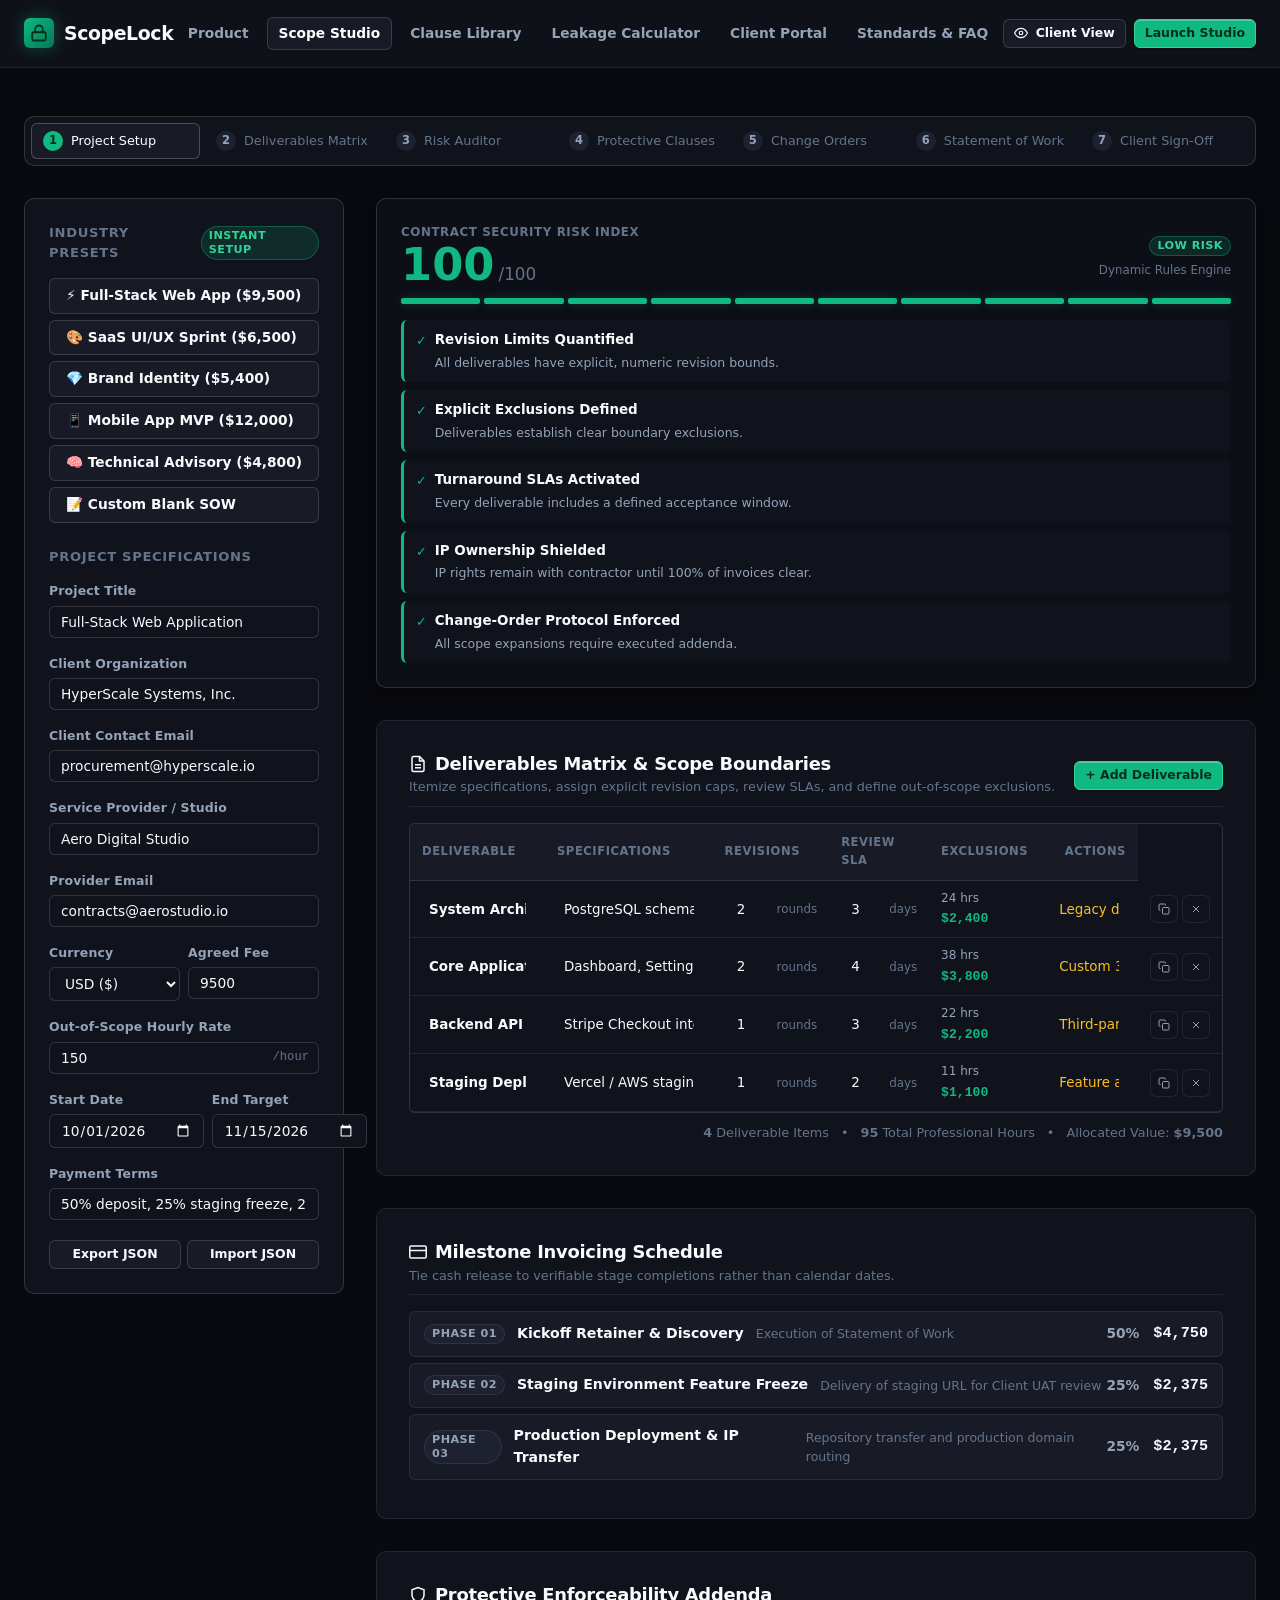
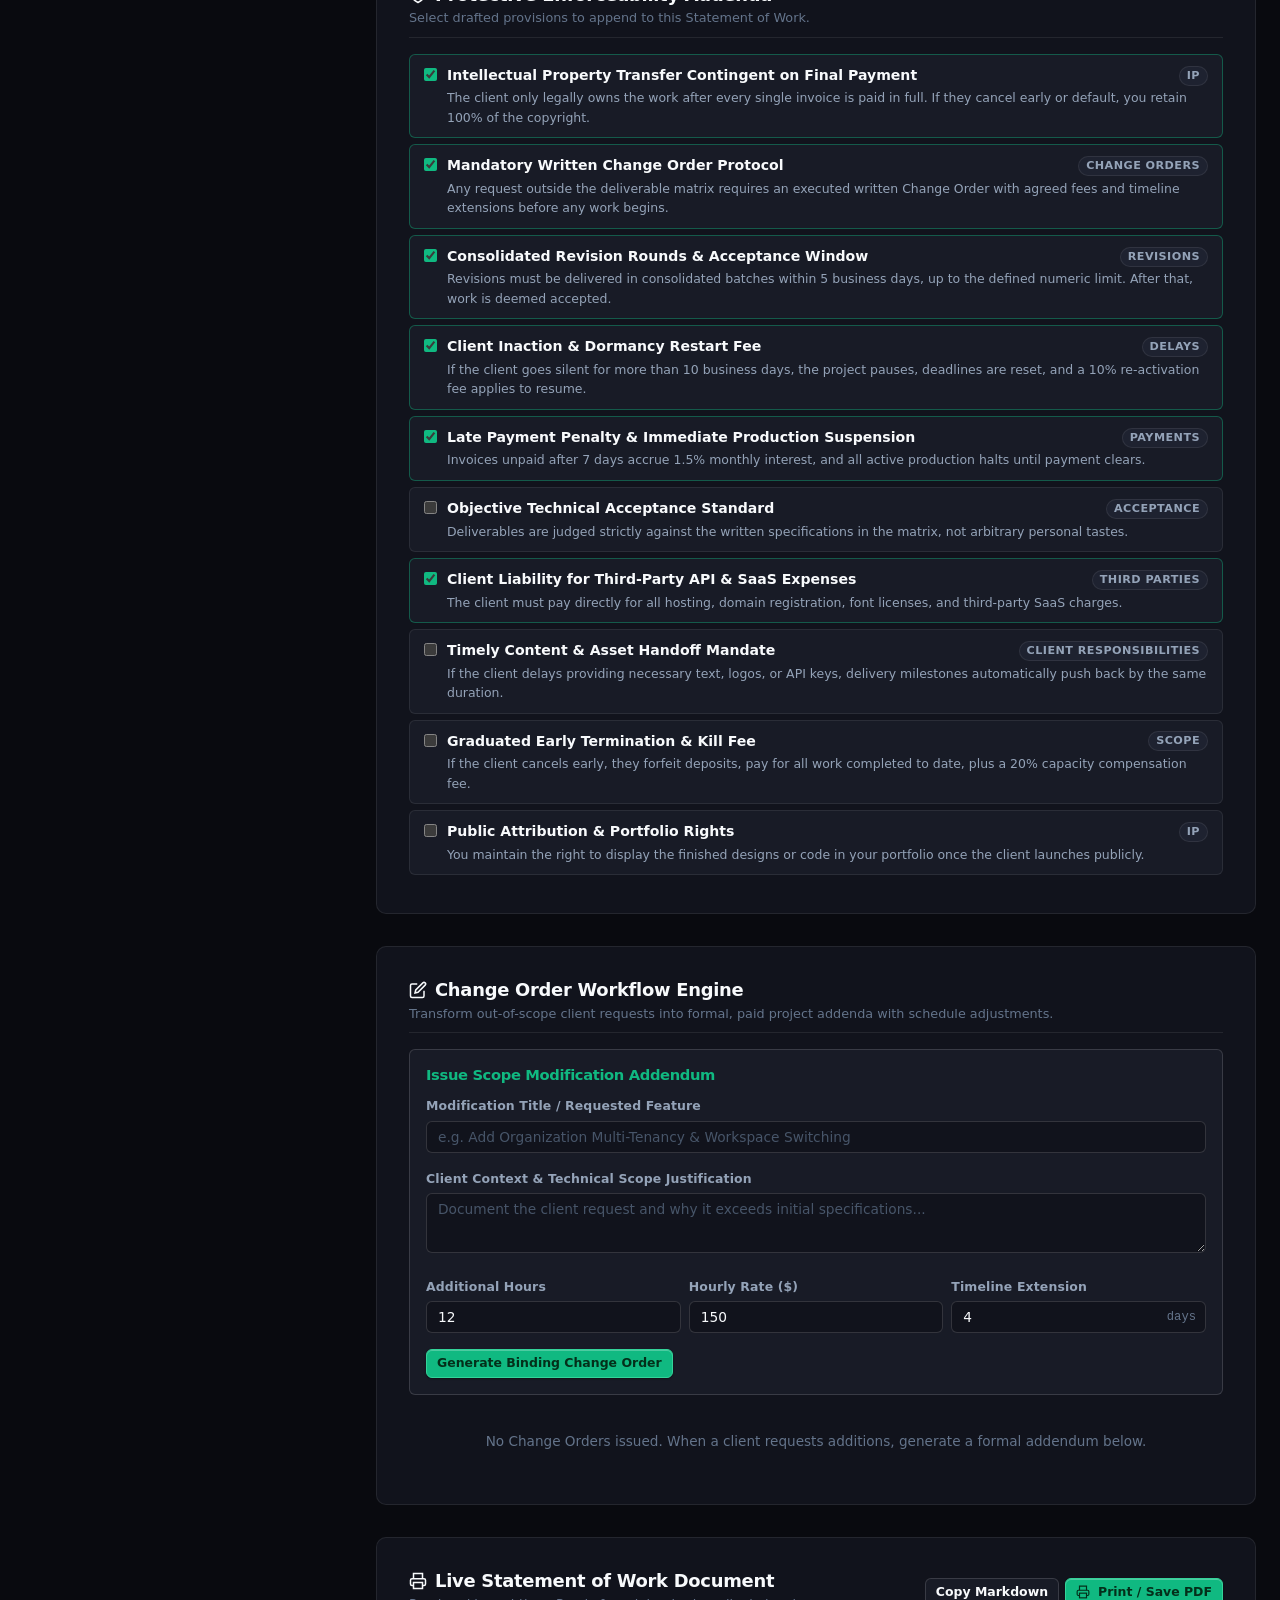
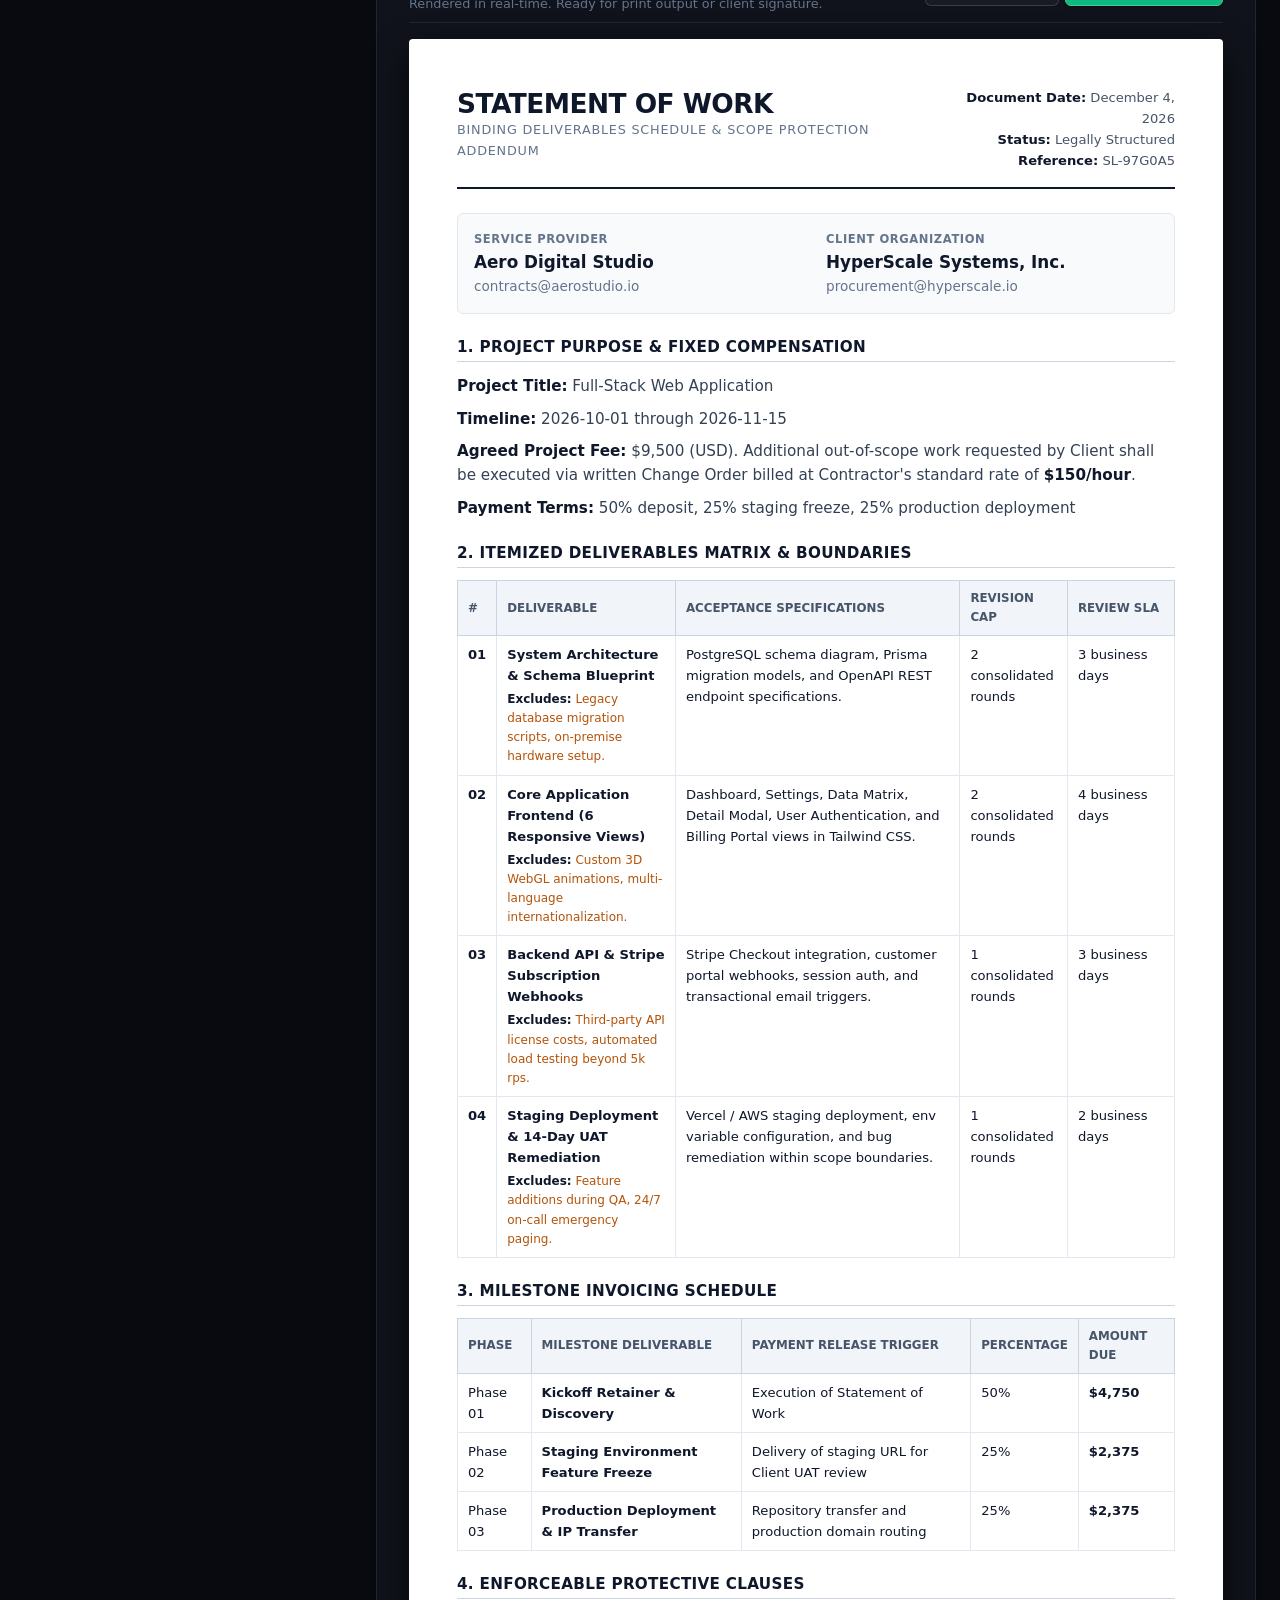
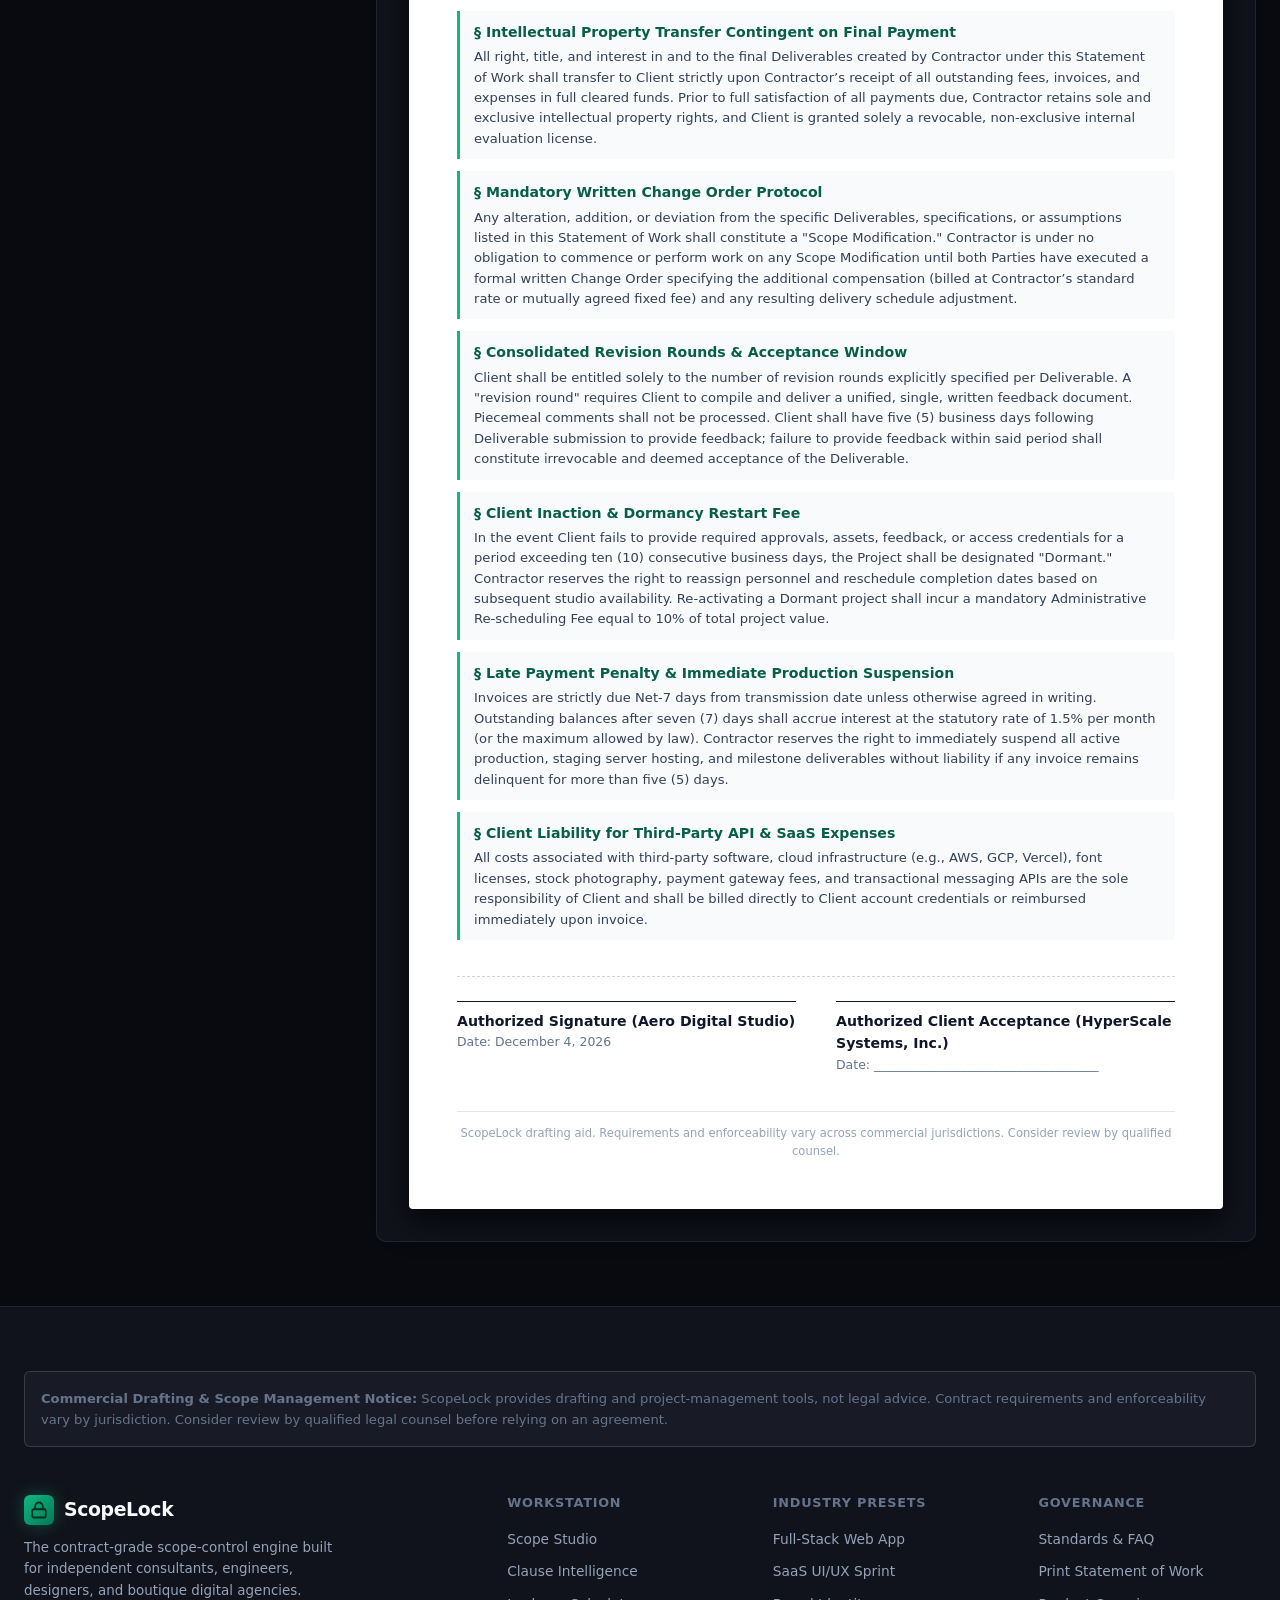
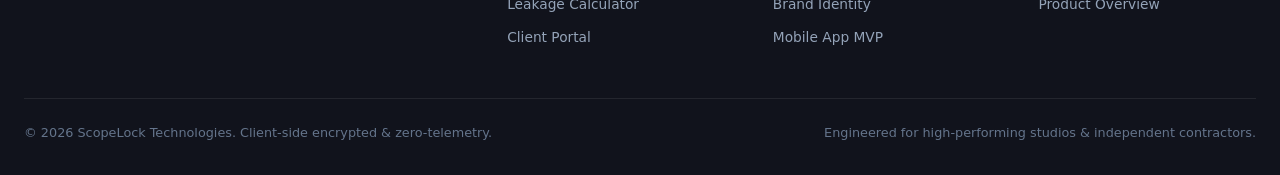
<file: index.html>
<!DOCTYPE html>
<html lang="en">
<head>
  <meta charset="UTF-8" />
  <meta name="viewport" content="width=device-width, initial-scale=1.0" />
  <title>ScopeLock — The Professional Scope-Control Engine</title>
  <meta name="description" content="Turn vague project scope into explicit deliverables, enforceable boundaries, risk visibility, and paid change orders for independent consultants, engineers, and boutique agencies." />
  
  <!-- Open Graph -->
  <meta property="og:type" content="website" />
  <meta property="og:title" content="ScopeLock — The Professional Scope-Control Engine" />
  <meta property="og:description" content="Control the scope. Protect the margin. The contract-grade Statement of Work and Change-Order engine." />
  <meta name="theme-color" content="#090a0f" />

  <!-- Modular CSS Architecture -->
  <link rel="stylesheet" href="css/variables.css" />
  <link rel="stylesheet" href="css/base.css" />
  <link rel="stylesheet" href="css/components.css" />
  <link rel="stylesheet" href="css/layout.css" />
  <link rel="stylesheet" href="css/responsive.css" />
  <link rel="stylesheet" href="css/print.css" />
</head>
<body>

  <!-- Site Header & Global Navigation -->
  <header class="site-header">
    <div class="container header-inner">
      <a href="#home" class="brand-logo" onclick="ScopeLockRouter.navigate('home'); return false;">
        <div class="brand-mark">
          <svg width="18" height="18" viewBox="0 0 24 24" fill="none" stroke="currentColor" stroke-width="2.4" stroke-linecap="round" stroke-linejoin="round">
            <rect x="3" y="11" width="18" height="11" rx="2" ry="2"></rect>
            <path d="M7 11V7a5 5 0 0 1 10 0v4"></path>
          </svg>
        </div>
        <span>ScopeLock</span>
      </a>

      <nav class="nav-menu" id="nav-menu">
        <a href="#home" class="nav-link" data-tab="home">Product</a>
        <a href="#studio" class="nav-link active" data-tab="studio">Scope Studio</a>
        <a href="#clauses" class="nav-link" data-tab="clauses">Clause Library</a>
        <a href="#calculator" class="nav-link" data-tab="calculator">Leakage Calculator</a>
        <a href="#client-portal" class="nav-link" data-tab="client-portal">Client Portal</a>
        <a href="#faq" class="nav-link" data-tab="faq">Standards & FAQ</a>
      </nav>

      <div class="header-actions">
        <button type="button" class="btn btn-secondary btn-sm" onclick="ScopeLockRouter.navigate('client-portal')">
          <svg width="14" height="14" viewBox="0 0 24 24" fill="none" stroke="currentColor" stroke-width="2"><path d="M1 12s4-8 11-8 11 8 11 8-4 8-11 8-11-8-11-8z"/><circle cx="12" cy="12" r="3"/></svg>
          Client View
        </button>
        <button type="button" class="btn btn-primary btn-sm" onclick="ScopeLockRouter.navigate('studio')">
          Launch Studio
        </button>
        <button type="button" class="mobile-menu-btn" id="mobile-menu-btn" aria-label="Toggle navigation">
          <svg width="22" height="22" viewBox="0 0 24 24" fill="none" stroke="currentColor" stroke-width="2"><line x1="3" y1="12" x2="21" y2="12"/><line x1="3" y1="6" x2="21" y2="6"/><line x1="3" y1="18" x2="21" y2="18"/></svg>
        </button>
      </div>
    </div>
  </header>

  <!-- Main View Router Container -->
  <main class="site-main">

    <!-- ====================================================================
         VIEW 1: HOME / PRODUCT SHOWCASE & RISK SANDBOX
         ==================================================================== -->
    <section id="view-home" class="view-panel">
      <div class="container">
        
        <!-- Hero Section -->
        <div class="hero-wrapper">
          <div class="hero-tag">
            <span class="badge badge-brand">Scope Governance</span>
            <span>Contract-grade architecture for modern independents</span>
          </div>

          <h1 class="hero-headline">CONTROL THE SCOPE.<br />PROTECT THE MARGIN.</h1>
          <p class="hero-copy">
            ScopeLock turns vague project scope into explicit deliverables, enforceable revision limits, risk visibility, and paid change orders. Designed for senior consultants, developers, and boutique agencies.
          </p>

          <div class="hero-cta-bar">
            <button type="button" class="btn btn-primary btn-lg" onclick="ScopeLockRouter.navigate('studio')">
              <svg width="18" height="18" viewBox="0 0 24 24" fill="none" stroke="currentColor" stroke-width="2"><polyline points="9 18 15 12 9 6"/></svg>
              Build Your First SOW
            </button>
            <button type="button" class="btn btn-secondary btn-lg" onclick="document.getElementById('live-risk-sandbox').scrollIntoView({ behavior: 'smooth' });">
              Explore Risk Sandbox ↓
            </button>
          </div>

          <!-- Hero Live Interactive Risk Sandbox -->
          <div class="sandbox-card" id="live-risk-sandbox">
            <div class="sandbox-top">
              <div style="display: flex; align-items: center; gap: 8px;">
                <span style="width: 10px; height: 10px; border-radius: 50%; background: #fb7185;"></span>
                <span style="width: 10px; height: 10px; border-radius: 50%; background: #fbbf24;"></span>
                <span style="width: 10px; height: 10px; border-radius: 50%; background: #34d399;"></span>
                <span style="font-family: var(--font-mono); font-size: 0.78rem; color: var(--text-muted); margin-left: 8px;">live-scope-risk-sandbox.ts</span>
              </div>
              <div id="sandbox-status">
                <span class="badge badge-danger">CRITICAL EXPOSURE</span>
              </div>
            </div>

            <div class="sandbox-grid">
              <!-- Left: Interactive Controls -->
              <div>
                <h3 style="font-size: 1.1rem; margin-bottom: 8px;">Simulate Contract Vulnerabilities</h3>
                <p style="font-size: 0.85rem; color: var(--text-secondary); margin-bottom: 16px;">
                  Toggle terms below to see how commercial ambiguity creates financial exposure:
                </p>

                <div style="display: flex; flex-direction: column; gap: 10px;">
                  <label style="display: flex; align-items: center; gap: 10px; background: var(--bg-surface-elevated); padding: 10px 14px; border-radius: var(--radius-sm); border: 1px solid var(--border-subtle); cursor: pointer;">
                    <input type="checkbox" id="sb-unlimited-rev" checked style="accent-color: var(--color-danger);" />
                    <div>
                      <div style="font-size: 0.88rem; font-weight: 600;">Unlimited Revisions ("Until Satisfied")</div>
                      <div style="font-size: 0.76rem; color: var(--text-muted);">Leaves milestone acceptance to subjective whims</div>
                    </div>
                  </label>

                  <label style="display: flex; align-items: center; gap: 10px; background: var(--bg-surface-elevated); padding: 10px 14px; border-radius: var(--radius-sm); border: 1px solid var(--border-subtle); cursor: pointer;">
                    <input type="checkbox" id="sb-net-terms" style="accent-color: var(--color-brand);" />
                    <div>
                      <div style="font-size: 0.88rem; font-weight: 600;">Enforce Net-7 Payment Terms (vs Net-60)</div>
                      <div style="font-size: 0.76rem; color: var(--text-muted);">Halts active production if invoices are unpaid</div>
                    </div>
                  </label>

                  <label style="display: flex; align-items: center; gap: 10px; background: var(--bg-surface-elevated); padding: 10px 14px; border-radius: var(--radius-sm); border: 1px solid var(--border-subtle); cursor: pointer;">
                    <input type="checkbox" id="sb-exclusions" style="accent-color: var(--color-brand);" />
                    <div>
                      <div style="font-size: 0.88rem; font-weight: 600;">Define Explicit Out-of-Scope Exclusions</div>
                      <div style="font-size: 0.76rem; color: var(--text-muted);">Lists third-party licenses, cloud hosting, migrations</div>
                    </div>
                  </label>

                  <label style="display: flex; align-items: center; gap: 10px; background: var(--bg-surface-elevated); padding: 10px 14px; border-radius: var(--radius-sm); border: 1px solid var(--border-subtle); cursor: pointer;">
                    <input type="checkbox" id="sb-ip-shield" style="accent-color: var(--color-brand);" />
                    <div>
                      <div style="font-size: 0.88rem; font-weight: 600;">IP Transfer Contingent on 100% Cleared Payment</div>
                      <div style="font-size: 0.76rem; color: var(--text-muted);">Retains full copyright until all balances clear</div>
                    </div>
                  </label>
                </div>
              </div>

              <!-- Right: Real-Time Gauge Analysis -->
              <div style="display: flex; flex-direction: column; justify-content: space-between; background: var(--bg-surface-elevated); border: 1px solid var(--border-medium); border-radius: var(--radius-md); padding: 24px;">
                <div>
                  <div style="font-size: 0.76rem; text-transform: uppercase; color: var(--text-muted); font-weight: 700; letter-spacing: 0.05em;">ESTIMATED VULNERABILITY INDEX</div>
                  <div style="display: flex; align-items: baseline; gap: 4px; margin-top: 6px;">
                    <span id="sandbox-score" class="risk-num" style="color: var(--color-danger); font-size: 3.5rem; font-family: var(--font-mono); font-weight: 800;">25</span>
                    <span style="font-size: 1.2rem; color: var(--text-muted); font-family: var(--font-mono);">/100</span>
                  </div>
                </div>

                <div style="padding: 16px 0; border-top: 1px solid var(--border-subtle); border-bottom: 1px solid var(--border-subtle); margin: 16px 0;">
                  <div style="display: flex; justify-content: space-between; margin-bottom: 8px;">
                    <span style="font-size: 0.82rem; color: var(--text-muted);">Estimated Revenue Leakage:</span>
                    <strong id="sandbox-leakage" style="color: var(--color-danger); font-family: var(--font-mono); font-size: 1.1rem;">$11,400</strong>
                  </div>
                  <div style="display: flex; justify-content: space-between;">
                    <span style="font-size: 0.82rem; color: var(--text-muted);">Client Turnaround Delay Exposure:</span>
                    <strong style="color: #fbbf24; font-family: var(--font-mono); font-size: 0.95rem;">Unbounded</strong>
                  </div>
                </div>

                <button type="button" class="btn btn-primary" onclick="ScopeLockRouter.navigate('studio')">
                  Load Protected SOW in Studio →
                </button>
              </div>
            </div>
          </div>
        </div>

        <!-- 10 Visual Storytelling Sections -->
        
        <!-- Section 1: The Scope Creep Problem -->
        <div style="padding: var(--space-3xl) 0; border-top: 1px solid var(--border-subtle);">
          <div style="max-width: 760px; margin: 0 auto; text-align: center; margin-bottom: var(--space-2xl);">
            <span class="badge badge-danger" style="margin-bottom: 8px;">The Hidden Tax</span>
            <h2>Why Boutique Teams Bleed Margin</h2>
            <p>Scope creep is rarely malicious. It begins with informal requests on Slack: "Can we just tweak this one thing?" Without explicit contractual boundaries, friendly accommodation turns into uncompensated labor.</p>
          </div>
          <div style="display: grid; grid-template-columns: repeat(3, 1fr); gap: var(--space-lg);">
            <div class="card">
              <h3 style="font-size: 1.1rem; margin-bottom: 6px; color: var(--color-danger);">Uncapped Revisions</h3>
              <p style="font-size: 0.86rem;">Clients treat feedback as open-ended workshops rather than structured milestone sign-offs, causing project timelines to double.</p>
            </div>
            <div class="card">
              <h3 style="font-size: 1.1rem; margin-bottom: 6px; color: var(--color-warning);">Ghosting & Dormancy</h3>
              <p style="font-size: 0.86rem;">Clients pause responses for 4 weeks then return demanding immediate rush delivery when your calendar is completely booked.</p>
            </div>
            <div class="card">
              <h3 style="font-size: 1.1rem; margin-bottom: 6px; color: #38bdf8;">Unprotected IP Rights</h3>
              <p style="font-size: 0.86rem;">Clients take staging code, Figma files, or vector logos to a cheaper subcontractor before paying the final 25% milestone invoice.</p>
            </div>
          </div>
        </div>

        <!-- Section 2: How ScopeLock Works -->
        <div style="padding: var(--space-3xl) 0; border-top: 1px solid var(--border-subtle);">
          <div style="max-width: 760px; margin: 0 auto; text-align: center; margin-bottom: var(--space-2xl);">
            <span class="badge badge-brand" style="margin-bottom: 8px;">The 4-Step Architecture</span>
            <h2>How ScopeLock Enforces Protection</h2>
            <p>From initial scope drafting to final execution and change-order addenda.</p>
          </div>
          <div style="display: grid; grid-template-columns: repeat(4, 1fr); gap: var(--space-md);">
            <div class="card" style="text-align: center;">
              <span class="badge badge-brand" style="margin-bottom: 12px;">Step 01</span>
              <h4 style="margin-bottom: 6px;">Deliverables Matrix</h4>
              <p style="font-size: 0.82rem;">Define line items, revision caps, review SLAs, and explicit out-of-scope exclusions.</p>
            </div>
            <div class="card" style="text-align: center;">
              <span class="badge badge-brand" style="margin-bottom: 12px;">Step 02</span>
              <h4 style="margin-bottom: 6px;">Risk Audit Engine</h4>
              <p style="font-size: 0.82rem;">Rules engine scores contract safety and applies protective clauses to eliminate loopholes.</p>
            </div>
            <div class="card" style="text-align: center;">
              <span class="badge badge-brand" style="margin-bottom: 12px;">Step 03</span>
              <h4 style="margin-bottom: 6px;">Client Verification</h4>
              <p style="font-size: 0.82rem;">Client reviews explicit deliverables and completes electronic acknowledgment.</p>
            </div>
            <div class="card" style="text-align: center;">
              <span class="badge badge-brand" style="margin-bottom: 12px;">Step 04</span>
              <h4 style="margin-bottom: 6px;">Change Orders</h4>
              <p style="font-size: 0.82rem;">Turn future client requests into formal, paid addenda with timeline adjustments.</p>
            </div>
          </div>
        </div>

      </div>
    </section>

    <!-- ====================================================================
         VIEW 2: SCOPE STUDIO (WORKSTATION)
         ==================================================================== -->
    <section id="view-studio" class="view-panel active">
      <div class="container">
        
        
        <!-- Studio Workflow Stepper -->
        <nav class="workflow-stepper" aria-label="Workstation Steps">
          <a href="#setup" class="step-item active" onclick="document.querySelector('.studio-sidebar').scrollIntoView({ behavior: 'smooth' }); return false;">
            <span class="step-num">1</span>
            <span>Project Setup</span>
          </a>
          <a href="#deliverables" class="step-item" onclick="document.getElementById('deliverables-matrix-tbody').scrollIntoView({ behavior: 'smooth' }); return false;">
            <span class="step-num">2</span>
            <span>Deliverables Matrix</span>
          </a>
          <a href="#risk" class="step-item" onclick="document.getElementById('risk-auditor-widget').scrollIntoView({ behavior: 'smooth' }); return false;">
            <span class="step-num">3</span>
            <span>Risk Auditor</span>
          </a>
          <a href="#clauses" class="step-item" onclick="document.getElementById('studio-clauses-list').scrollIntoView({ behavior: 'smooth' }); return false;">
            <span class="step-num">4</span>
            <span>Protective Clauses</span>
          </a>
          <a href="#change-orders" class="step-item" onclick="document.getElementById('change-orders-container').scrollIntoView({ behavior: 'smooth' }); return false;">
            <span class="step-num">5</span>
            <span>Change Orders</span>
          </a>
          <a href="#sow-doc" class="step-item" onclick="document.getElementById('document-preview-card').scrollIntoView({ behavior: 'smooth' }); return false;">
            <span class="step-num">6</span>
            <span>Statement of Work</span>
          </a>
          <a href="#client-portal" class="step-item" onclick="ScopeLockRouter.navigate('client-portal'); return false;">
            <span class="step-num">7</span>
            <span>Client Sign-Off</span>
          </a>
        </nav>

        <div class="studio-layout">
          <!-- Sidebar: Setup & Presets -->
          <aside class="studio-sidebar">
            <div style="display: flex; justify-content: space-between; align-items: center; margin-bottom: 14px;">
              <span style="font-size: 0.82rem; font-weight: 750; text-transform: uppercase; letter-spacing: 0.05em; color: var(--text-muted);">INDUSTRY PRESETS</span>
              <span class="badge badge-brand">Instant Setup</span>
            </div>

            <!-- Preset Buttons -->
            <div style="display: flex; flex-direction: column; gap: 6px; margin-bottom: 24px;">
              <button type="button" class="btn btn-secondary preset-btn active" data-preset="web-dev" style="justify-content: flex-start;">
                ⚡ Full-Stack Web App ($9,500)
              </button>
              <button type="button" class="btn btn-secondary preset-btn" data-preset="ui-ux-sprint" style="justify-content: flex-start;">
                🎨 SaaS UI/UX Sprint ($6,500)
              </button>
              <button type="button" class="btn btn-secondary preset-btn" data-preset="brand-identity" style="justify-content: flex-start;">
                💎 Brand Identity ($5,400)
              </button>
              <button type="button" class="btn btn-secondary preset-btn" data-preset="mobile-app" style="justify-content: flex-start;">
                📱 Mobile App MVP ($12,000)
              </button>
              <button type="button" class="btn btn-secondary preset-btn" data-preset="consulting" style="justify-content: flex-start;">
                🧠 Technical Advisory ($4,800)
              </button>
              <button type="button" class="btn btn-secondary preset-btn" data-preset="custom" style="justify-content: flex-start;">
                📝 Custom Blank SOW
              </button>
            </div>

            <div style="font-size: 0.82rem; font-weight: 750; text-transform: uppercase; letter-spacing: 0.05em; color: var(--text-muted); margin-bottom: 14px;">
              PROJECT SPECIFICATIONS
            </div>

            <div class="form-group">
              <label for="input-proj-name">Project Title</label>
              <input type="text" id="input-proj-name" class="form-control" />
            </div>

            <div class="form-group">
              <label for="input-client-name">Client Organization</label>
              <input type="text" id="input-client-name" class="form-control" />
            </div>

            <div class="form-group">
              <label for="input-client-email">Client Contact Email</label>
              <input type="email" id="input-client-email" class="form-control" />
            </div>

            <div class="form-group">
              <label for="input-studio-name">Service Provider / Studio</label>
              <input type="text" id="input-studio-name" class="form-control" />
            </div>

            <div class="form-group">
              <label for="input-studio-email">Provider Email</label>
              <input type="email" id="input-studio-email" class="form-control" />
            </div>

            <div style="display: grid; grid-template-columns: 1fr 1fr; gap: 8px;">
              <div class="form-group">
                <label for="select-currency">Currency</label>
                <select id="select-currency" class="form-control">
                  <option value="USD">USD ($)</option>
                  <option value="EUR">EUR (€)</option>
                  <option value="GBP">GBP (£)</option>
                  <option value="INR">INR (₹)</option>
                  <option value="CAD">CAD ($)</option>
                </select>
              </div>

              <div class="form-group">
                <label for="input-total-fee">Agreed Fee</label>
                <input type="number" id="input-total-fee" class="form-control" />
              </div>
            </div>

            <div class="form-group">
              <label for="input-hourly-rate">Out-of-Scope Hourly Rate</label>
              <div class="input-with-suffix">
                <input type="number" id="input-hourly-rate" class="form-control" />
                <span class="input-suffix">/hour</span>
              </div>
            </div>

            <div style="display: grid; grid-template-columns: 1fr 1fr; gap: 8px;">
              <div class="form-group">
                <label for="input-start-date">Start Date</label>
                <input type="date" id="input-start-date" class="form-control" />
              </div>
              <div class="form-group">
                <label for="input-end-date">End Target</label>
                <input type="date" id="input-end-date" class="form-control" />
              </div>
            </div>

            <div class="form-group">
              <label for="input-payment-terms">Payment Terms</label>
              <input type="text" id="input-payment-terms" class="form-control" />
            </div>

            <!-- Export / Backup Actions -->
            <div style="display: flex; gap: 6px; margin-top: 20px;">
              <button type="button" class="btn btn-secondary btn-sm" id="btn-export-json" style="flex: 1;">
                Export JSON
              </button>
              <label class="btn btn-secondary btn-sm" style="flex: 1; cursor: pointer; text-align: center;">
                Import JSON
                <input type="file" id="input-import-json" accept=".json" style="display: none;" />
              </label>
            </div>
          </aside>

          <!-- Main Studio Panel -->
          <div class="studio-main-panel">
            
            <!-- Real-Time Risk Auditor Widget -->
            <div id="risk-auditor-widget">
              <!-- Rendered via js/ui.js -->
            </div>

            <!-- Deliverables Matrix Table -->
            <div class="card">
              <div class="card-header">
                <div>
                  <h3 class="card-title">
                    <svg width="18" height="18" viewBox="0 0 24 24" fill="none" stroke="currentColor" stroke-width="2"><path d="M14 2H6a2 2 0 0 0-2 2v16a2 2 0 0 0 2 2h12a2 2 0 0 0 2-2V8z"/><polyline points="14 2 14 8 20 8"/><line x1="16" y1="13" x2="8" y2="13"/><line x1="16" y1="17" x2="8" y2="17"/></svg>
                    Deliverables Matrix & Scope Boundaries
                  </h3>
                  <p style="font-size: 0.8rem; color: var(--text-muted); margin-top: 2px;">
                    Itemize specifications, assign explicit revision caps, review SLAs, and define out-of-scope exclusions.
                  </p>
                </div>
                <button type="button" class="btn btn-primary btn-sm" id="btn-add-deliverable">
                  + Add Deliverable
                </button>
              </div>

              <div class="table-wrap">
                <table class="data-table">
                  <thead>
                    <tr>
                      <th>Deliverable</th>
                      <th>Specifications</th>
                      <th>Revisions</th>
                      <th>Review SLA</th>
                      <th>Exclusions</th>
                      <th style="text-align: right;">Actions</th>
                    </tr>
                  </thead>
                  <tbody id="deliverables-matrix-tbody">
                    <!-- Rendered via js/ui.js -->
                  </tbody>
                </table>
              </div>
              <div id="matrix-summary-stats" style="display: flex; align-items: center; justify-content: flex-end; gap: 12px; font-size: 0.8rem; color: var(--text-muted); padding-top: 10px;"></div>
            </div>

            <!-- Milestone Invoicing Schedule -->
            <div class="card">
              <div class="card-header">
                <div>
                  <h3 class="card-title">
                    <svg width="18" height="18" viewBox="0 0 24 24" fill="none" stroke="currentColor" stroke-width="2"><rect x="1" y="4" width="22" height="16" rx="2" ry="2"/><line x1="1" y1="10" x2="23" y2="10"/></svg>
                    Milestone Invoicing Schedule
                  </h3>
                  <p style="font-size: 0.8rem; color: var(--text-muted); margin-top: 2px;">
                    Tie cash release to verifiable stage completions rather than calendar dates.
                  </p>
                </div>
              </div>
              <div id="milestones-container">
                <!-- Rendered via js/ui.js -->
              </div>
            </div>

            <!-- Enforceable Protective Clauses -->
            <div class="card">
              <div class="card-header">
                <div>
                  <h3 class="card-title">
                    <svg width="18" height="18" viewBox="0 0 24 24" fill="none" stroke="currentColor" stroke-width="2"><path d="M12 22s8-4 8-10V5l-8-3-8 3v7c0 6 8 10 8 10z"/></svg>
                    Protective Enforceability Addenda
                  </h3>
                  <p style="font-size: 0.8rem; color: var(--text-muted); margin-top: 2px;">
                    Select drafted provisions to append to this Statement of Work.
                  </p>
                </div>
              </div>
              <div id="studio-clauses-list">
                <!-- Rendered via js/ui.js -->
              </div>
            </div>

            <!-- Dedicated Change Order Workflow Engine -->
            <div class="card" id="change-orders-container">
              <div class="card-header">
                <div>
                  <h3 class="card-title">
                    <svg width="18" height="18" viewBox="0 0 24 24" fill="none" stroke="currentColor" stroke-width="2"><path d="M11 4H4a2 2 0 0 0-2 2v14a2 2 0 0 0 2 2h14a2 2 0 0 0 2-2v-7"/><path d="M18.5 2.5a2.121 2.121 0 0 1 3 3L12 15l-4 1 1-4 9.5-9.5z"/></svg>
                    Change Order Workflow Engine
                  </h3>
                  <p style="font-size: 0.8rem; color: var(--text-muted); margin-top: 2px;">
                    Transform out-of-scope client requests into formal, paid project addenda with schedule adjustments.
                  </p>
                </div>
              </div>

              <!-- Issue Change Order Form -->
              <form id="co-create-form" style="background: var(--bg-surface-elevated); border: 1px solid var(--border-medium); border-radius: var(--radius-sm); padding: 16px; margin-bottom: 16px;">
                <h4 style="font-size: 0.92rem; margin-bottom: 12px; color: var(--color-brand);">Issue Scope Modification Addendum</h4>
                <div class="form-group">
                  <label for="co-input-title">Modification Title / Requested Feature</label>
                  <input type="text" id="co-input-title" class="form-control" placeholder="e.g. Add Organization Multi-Tenancy & Workspace Switching" required />
                </div>
                <div class="form-group">
                  <label for="co-input-reason">Client Context & Technical Scope Justification</label>
                  <textarea id="co-input-reason" class="form-control" rows="2" placeholder="Document the client request and why it exceeds initial specifications..."></textarea>
                </div>
                <div style="display: grid; grid-template-columns: 1fr 1fr 1fr; gap: 8px;">
                  <div class="form-group">
                    <label for="co-input-hours">Additional Hours</label>
                    <input type="number" id="co-input-hours" class="form-control" value="12" />
                  </div>
                  <div class="form-group">
                    <label for="co-input-rate">Hourly Rate ($)</label>
                    <input type="number" id="co-input-rate" class="form-control" value="150" />
                  </div>
                  <div class="form-group">
                    <label for="co-input-days">Timeline Extension</label>
                    <div class="input-with-suffix">
                      <input type="number" id="co-input-days" class="form-control" value="4" />
                      <span class="input-suffix">days</span>
                    </div>
                  </div>
                </div>
                <button type="submit" class="btn btn-primary btn-sm">
                  Generate Binding Change Order
                </button>
              </form>

              <!-- List of Issued Change Orders -->
              <div id="change-orders-list">
                <!-- Rendered via js/ui.js -->
              </div>
            </div>

            <!-- Live Document Preview -->
            <div class="card" id="document-preview-card">
              <div class="card-header">
                <div>
                  <h3 class="card-title">
                    <svg width="18" height="18" viewBox="0 0 24 24" fill="none" stroke="currentColor" stroke-width="2"><polyline points="6 9 6 2 18 2 18 9"/><path d="M6 18H4a2 2 0 0 1-2-2v-5a2 2 0 0 1 2-2h16a2 2 0 0 1 2 2v5a2 2 0 0 1-2 2h-2"/><rect x="6" y="14" width="12" height="8"/></svg>
                    Live Statement of Work Document
                  </h3>
                  <p style="font-size: 0.8rem; color: var(--text-muted); margin-top: 2px;">
                    Rendered in real-time. Ready for print output or client signature.
                  </p>
                </div>
                <div style="display: flex; gap: 6px;">
                  <button type="button" class="btn btn-secondary btn-sm" id="btn-copy-md">
                    Copy Markdown
                  </button>
                  <button type="button" class="btn btn-primary btn-sm" id="btn-print-doc">
                    <svg width="14" height="14" viewBox="0 0 24 24" fill="none" stroke="currentColor" stroke-width="2"><polyline points="6 9 6 2 18 2 18 9"/><path d="M6 18H4a2 2 0 0 1-2-2v-5a2 2 0 0 1 2-2h16a2 2 0 0 1 2 2v5a2 2 0 0 1-2 2h-2"/><rect x="6" y="14" width="12" height="8"/></svg>
                    Print / Save PDF
                  </button>
                </div>
              </div>

              <!-- Live Paper Document Target -->
              <div id="document-preview-container">
                <!-- Rendered via js/document.js -->
              </div>
            </div>

          </div>
        </div>

      </div>
    </section>

    <!-- ====================================================================
         VIEW 3: CLAUSE INTELLIGENCE LIBRARY
         ==================================================================== -->
    <section id="view-clauses" class="view-panel">
      <div class="container">
        <div style="max-width: 760px; margin: 0 auto; text-align: center; margin-bottom: var(--space-2xl);">
          <span class="badge badge-brand" style="margin-bottom: 8px;">Clause Intelligence</span>
          <h2>Field-Tested Contract Defenses</h2>
          <p>
            Curated contractual clauses written in enforceable language with plain-English rationales.
            Drafting aid — have qualified counsel review for your specific jurisdiction.
          </p>
        </div>

        <!-- Search & Filter Controls -->
        <div style="display: flex; gap: 12px; max-width: 820px; margin: 0 auto 28px;">
          <input type="text" id="clause-search-input" class="form-control" placeholder="Search clauses by keyword (e.g. IP, delay, revisions)..." style="flex: 2;" />
          <select id="clause-cat-filter" class="form-control" style="flex: 1;">
            <option value="ALL">All Categories</option>
            <option value="Scope">Scope</option>
            <option value="Revisions">Revisions</option>
            <option value="Payments">Payments</option>
            <option value="IP">Intellectual Property</option>
            <option value="Client Responsibilities">Client Responsibilities</option>
            <option value="Acceptance">Acceptance</option>
            <option value="Delays">Delays</option>
            <option value="Change Orders">Change Orders</option>
            <option value="Third Parties">Third Parties</option>
          </select>
        </div>

        <!-- Clauses Grid -->
        <div id="clauses-library-grid" style="display: grid; grid-template-columns: 1fr 1fr; gap: var(--space-lg);">
          <!-- Injected via js/ui.js -->
        </div>
      </div>
    </section>

    <!-- ====================================================================
         VIEW 4: SCOPE LEAKAGE CALCULATOR
         ==================================================================== -->
    <section id="view-calculator" class="view-panel">
      <div class="container">
        <div style="max-width: 760px; margin: 0 auto; text-align: center; margin-bottom: var(--space-2xl);">
          <span class="badge badge-warning" style="margin-bottom: 8px;">Margin Leakage Analysis</span>
          <h2>Interactive Scope Creep & Revenue Recovery Calculator</h2>
          <p>Model the real-world financial cost of unbilled revision rounds and casual out-of-scope favors.</p>
        </div>

        <div class="card" style="max-width: 840px; margin: 0 auto;">
          <div style="display: grid; grid-template-columns: 1fr 1fr; gap: var(--space-xl); margin-bottom: 24px;">
            <div>
              <div class="label-row">
                <label for="calc-project-val">Average Project Fee</label>
                <span id="display-val-project" style="font-weight: 700; color: var(--color-brand); font-family: var(--font-mono);">$7,000</span>
              </div>
              <input type="range" id="calc-project-val" min="1500" max="40000" step="500" value="7000" class="form-control" style="accent-color: var(--color-brand); cursor: pointer;" />
            </div>

            <div>
              <div class="label-row">
                <label for="calc-projects-year">Client Projects Completed / Year</label>
                <span id="display-val-projects" style="font-weight: 700; color: var(--color-brand); font-family: var(--font-mono);">8 projects</span>
              </div>
              <input type="range" id="calc-projects-year" min="1" max="30" value="8" class="form-control" style="accent-color: var(--color-brand); cursor: pointer;" />
            </div>

            <div>
              <div class="label-row">
                <label for="calc-included-rev">Contracted Revisions Per Milestone</label>
                <span id="display-val-included" style="font-weight: 700; color: var(--color-brand); font-family: var(--font-mono);">2 rounds</span>
              </div>
              <input type="range" id="calc-included-rev" min="1" max="6" value="2" class="form-control" style="accent-color: var(--color-brand); cursor: pointer;" />
            </div>

            <div>
              <div class="label-row">
                <label for="calc-actual-rev">Actual Revisions Client Demands</label>
                <span id="display-val-actual" style="font-weight: 700; color: var(--color-danger); font-family: var(--font-mono);">5 rounds</span>
              </div>
              <input type="range" id="calc-actual-rev" min="1" max="10" value="5" class="form-control" style="accent-color: var(--color-danger); cursor: pointer;" />
            </div>

            <div>
              <div class="label-row">
                <label for="calc-hours-rev">Average Hours Spent Per Revision Round</label>
                <span id="display-val-hours" style="font-weight: 700; color: var(--color-brand); font-family: var(--font-mono);">4 hrs/round</span>
              </div>
              <input type="range" id="calc-hours-rev" min="1" max="15" value="4" class="form-control" style="accent-color: var(--color-brand); cursor: pointer;" />
            </div>

            <div>
              <div class="label-row">
                <label for="calc-hourly-rate">Your Standard Hourly Billing Rate</label>
                <span id="display-val-rate" style="font-weight: 700; color: var(--color-brand); font-family: var(--font-mono);">$140/hr</span>
              </div>
              <input type="range" id="calc-hourly-rate" min="50" max="350" step="10" value="140" class="form-control" style="accent-color: var(--color-brand); cursor: pointer;" />
            </div>
          </div>

          <!-- Dynamic Output Metrics -->
          <div style="background: var(--bg-surface-elevated); border: 1px solid var(--border-medium); border-radius: var(--radius-md); padding: 24px; display: grid; grid-template-columns: repeat(4, 1fr); gap: 12px; text-align: center;">
            <div>
              <div style="font-size: 0.76rem; color: var(--text-muted); text-transform: uppercase; font-weight: 700;">UNBILLED HOURS</div>
              <div id="calc-res-hours" style="font-size: 1.8rem; font-weight: 800; color: var(--text-primary); margin-top: 4px; font-family: var(--font-mono);">96 hrs/yr</div>
            </div>
            <div>
              <div style="font-size: 0.76rem; color: var(--text-muted); text-transform: uppercase; font-weight: 700;">ANNUAL LEAKAGE</div>
              <div id="calc-res-leakage" style="font-size: 1.8rem; font-weight: 800; color: var(--color-danger); margin-top: 4px; font-family: var(--font-mono);">$13,440</div>
            </div>
            <div>
              <div style="font-size: 0.76rem; color: var(--text-muted); text-transform: uppercase; font-weight: 700;">PROFIT MARGIN DRAIN</div>
              <div id="calc-res-margin" style="font-size: 1.8rem; font-weight: 800; color: var(--color-warning); margin-top: 4px; font-family: var(--font-mono);">19%</div>
            </div>
            <div>
              <div style="font-size: 0.76rem; color: var(--text-muted); text-transform: uppercase; font-weight: 700;">RECOVERABLE REVENUE</div>
              <div id="calc-res-recovered" style="font-size: 1.8rem; font-weight: 800; color: var(--color-brand); margin-top: 4px; font-family: var(--font-mono);">$13,440</div>
            </div>
          </div>

          <div style="text-align: center; margin-top: 24px;">
            <button type="button" class="btn btn-primary" onclick="ScopeLockRouter.navigate('studio')">
              Lock In Scope for Next Client Project →
            </button>
          </div>
        </div>
      </div>
    </section>

    <!-- ====================================================================
         VIEW 5: CLIENT SIGN-OFF PORTAL
         ==================================================================== -->
    <section id="view-client-portal" class="view-panel">
      <div class="container">
        <div class="card" id="client-portal-card-body">
          <!-- Rendered via js/ui.js -->
        </div>
      </div>
    </section>

    <!-- ====================================================================
         VIEW 6: STANDARDS & FAQ
         ==================================================================== -->
    <section id="view-faq" class="view-panel">
      <div class="container">
        <div style="max-width: 760px; margin: 0 auto; text-align: center; margin-bottom: var(--space-2xl);">
          <span class="badge badge-brand" style="margin-bottom: 8px;">Knowledge Base</span>
          <h2>Scope Control Standards & Legal Enforceability</h2>
          <p>Educational guidance on structuring clear commercial contracts and protecting consulting margins.</p>
        </div>

        <div style="max-width: 820px; margin: 0 auto; display: flex; flex-direction: column; gap: 14px;">
          <div class="card">
            <h3 style="font-size: 1.05rem; margin-bottom: 6px;">What constitutes legally binding scope in a Statement of Work?</h3>
            <p style="font-size: 0.88rem;">
              A Statement of Work creates binding obligations when it specifies explicit consideration (compensation in exchange for defined deliverables) and mutual assent (signatures). Ambiguous phrases like "unlimited revisions" or "until satisfied" create evidentiary nightmares; quantifiable metrics (e.g. "2 consolidated rounds of written feedback within 5 business days") provide clear, objective standards.
            </p>
          </div>

          <div class="card">
            <h3 style="font-size: 1.05rem; margin-bottom: 6px;">Why is "IP transfer upon final payment" so critical for contractors?</h3>
            <p style="font-size: 0.88rem;">
              Under copyright law in most jurisdictions, if an agreement specifies that work is "made for hire" or assigns copyright upon creation without contingency, the client may legally own the deliverables before making the final payment. ScopeLock’s IP clause ensures ownership rights transfer strictly upon receipt of 100% of agreed fees in cleared funds.
            </p>
          </div>

          <div class="card">
            <h3 style="font-size: 1.05rem; margin-bottom: 6px;">How should independent studios introduce Change Orders without friction?</h3>
            <p style="font-size: 0.88rem;">
              Position change orders as a mechanism to protect delivery schedules: <em>"We would be glad to implement that workspace switcher! Because it's outside our initial 5-screen scope, here is the quick Change Order specifying the +12 hours and 4-day deadline adjustment so our team can immediately schedule the work."</em>
            </p>
          </div>

          <div class="card">
            <h3 style="font-size: 1.05rem; margin-bottom: 6px;">What is the legal validity of electronic acknowledgments in the Client Portal?</h3>
            <p style="font-size: 0.88rem;">
              ScopeLock’s client portal provides an electronic verification and acknowledgment workflow suitable for prototyping and audit trails. For high-liability enterprise transactions, consult local regulations (e.g., E-SIGN Act in the US, eIDAS in the EU) to determine whether certified digital signature providers (like DocuSign or Adobe Sign) are required.
            </p>
          </div>
        </div>
      </div>
    </section>

  </main>

  <!-- Site Footer & Legal Disclaimer -->
  <footer class="site-footer">
    <div class="container">
      <!-- Legal Safety Disclaimer Banner -->
      <div class="footer-disclaimer-box">
        <strong>Commercial Drafting & Scope Management Notice:</strong> ScopeLock provides drafting and project-management tools, not legal advice. Contract requirements and enforceability vary by jurisdiction. Consider review by qualified legal counsel before relying on an agreement.
      </div>

      <div class="footer-columns">
        <div class="footer-col">
          <div class="brand-logo" style="margin-bottom: 12px;">
            <div class="brand-mark">
              <svg width="18" height="18" viewBox="0 0 24 24" fill="none" stroke="currentColor" stroke-width="2.4">
                <rect x="3" y="11" width="18" height="11" rx="2" ry="2"></rect>
                <path d="M7 11V7a5 5 0 0 1 10 0v4"></path>
              </svg>
            </div>
            <span>ScopeLock</span>
          </div>
          <p style="font-size: 0.84rem; max-width: 320px;">
            The contract-grade scope-control engine built for independent consultants, engineers, designers, and boutique digital agencies.
          </p>
        </div>

        <div class="footer-col">
          <h4>Workstation</h4>
          <ul class="footer-link-list">
            <li><a href="#studio" onclick="ScopeLockRouter.navigate('studio'); return false;">Scope Studio</a></li>
            <li><a href="#clauses" onclick="ScopeLockRouter.navigate('clauses'); return false;">Clause Intelligence</a></li>
            <li><a href="#calculator" onclick="ScopeLockRouter.navigate('calculator'); return false;">Leakage Calculator</a></li>
            <li><a href="#client-portal" onclick="ScopeLockRouter.navigate('client-portal'); return false;">Client Portal</a></li>
          </ul>
        </div>

        <div class="footer-col">
          <h4>Industry Presets</h4>
          <ul class="footer-link-list">
            <li><a href="#studio" onclick="ScopeLockState.loadPreset('web-dev'); ScopeLockRouter.navigate('studio'); return false;">Full-Stack Web App</a></li>
            <li><a href="#studio" onclick="ScopeLockState.loadPreset('ui-ux-sprint'); ScopeLockRouter.navigate('studio'); return false;">SaaS UI/UX Sprint</a></li>
            <li><a href="#studio" onclick="ScopeLockState.loadPreset('brand-identity'); ScopeLockRouter.navigate('studio'); return false;">Brand Identity</a></li>
            <li><a href="#studio" onclick="ScopeLockState.loadPreset('mobile-app'); ScopeLockRouter.navigate('studio'); return false;">Mobile App MVP</a></li>
          </ul>
        </div>

        <div class="footer-col">
          <h4>Governance</h4>
          <ul class="footer-link-list">
            <li><a href="#faq" onclick="ScopeLockRouter.navigate('faq'); return false;">Standards & FAQ</a></li>
            <li><a href="#studio" onclick="window.print(); return false;">Print Statement of Work</a></li>
            <li><a href="#home" onclick="ScopeLockRouter.navigate('home'); return false;">Product Overview</a></li>
          </ul>
        </div>
      </div>

      <div class="footer-bottom-bar">
        <div>© 2026 ScopeLock Technologies. Client-side encrypted & zero-telemetry.</div>
        <div>Engineered for high-performing studios & independent contractors.</div>
      </div>
    </div>
  </footer>

  <!-- Toast Notifications Container -->
  <div id="toast-container" class="toast-container"></div>

  <!-- Modular Scripts Architecture -->
  <script src="js/presets.js"></script>
  <script src="js/clauses.js"></script>
  <script src="js/calculations.js"></script>
  <script src="js/storage.js"></script>
  <script src="js/risk-engine.js"></script>
  <script src="js/change-orders.js"></script>
  <script src="js/document.js"></script>
  <script src="js/state.js"></script>
  <script src="js/router.js"></script>
  <script src="js/ui.js"></script>
  <script src="js/app.js"></script>
</body>
</html>
</file>
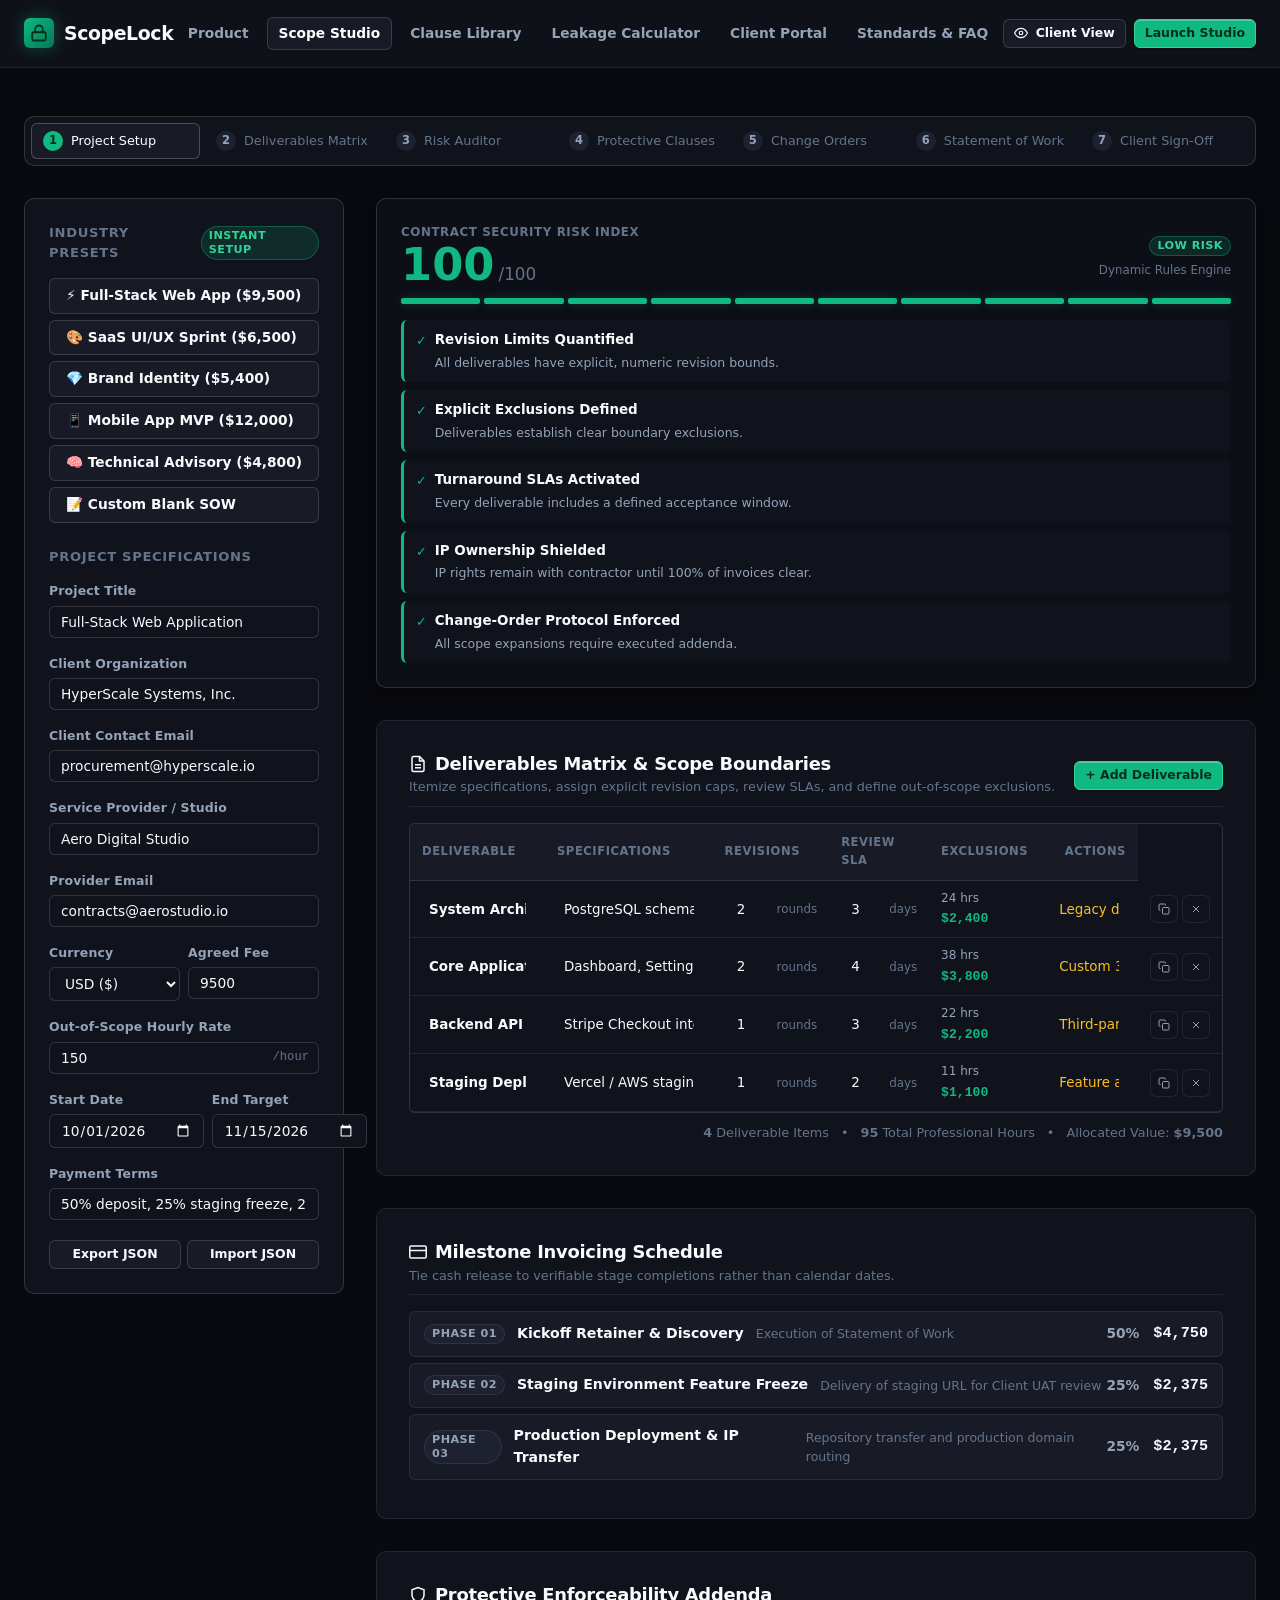
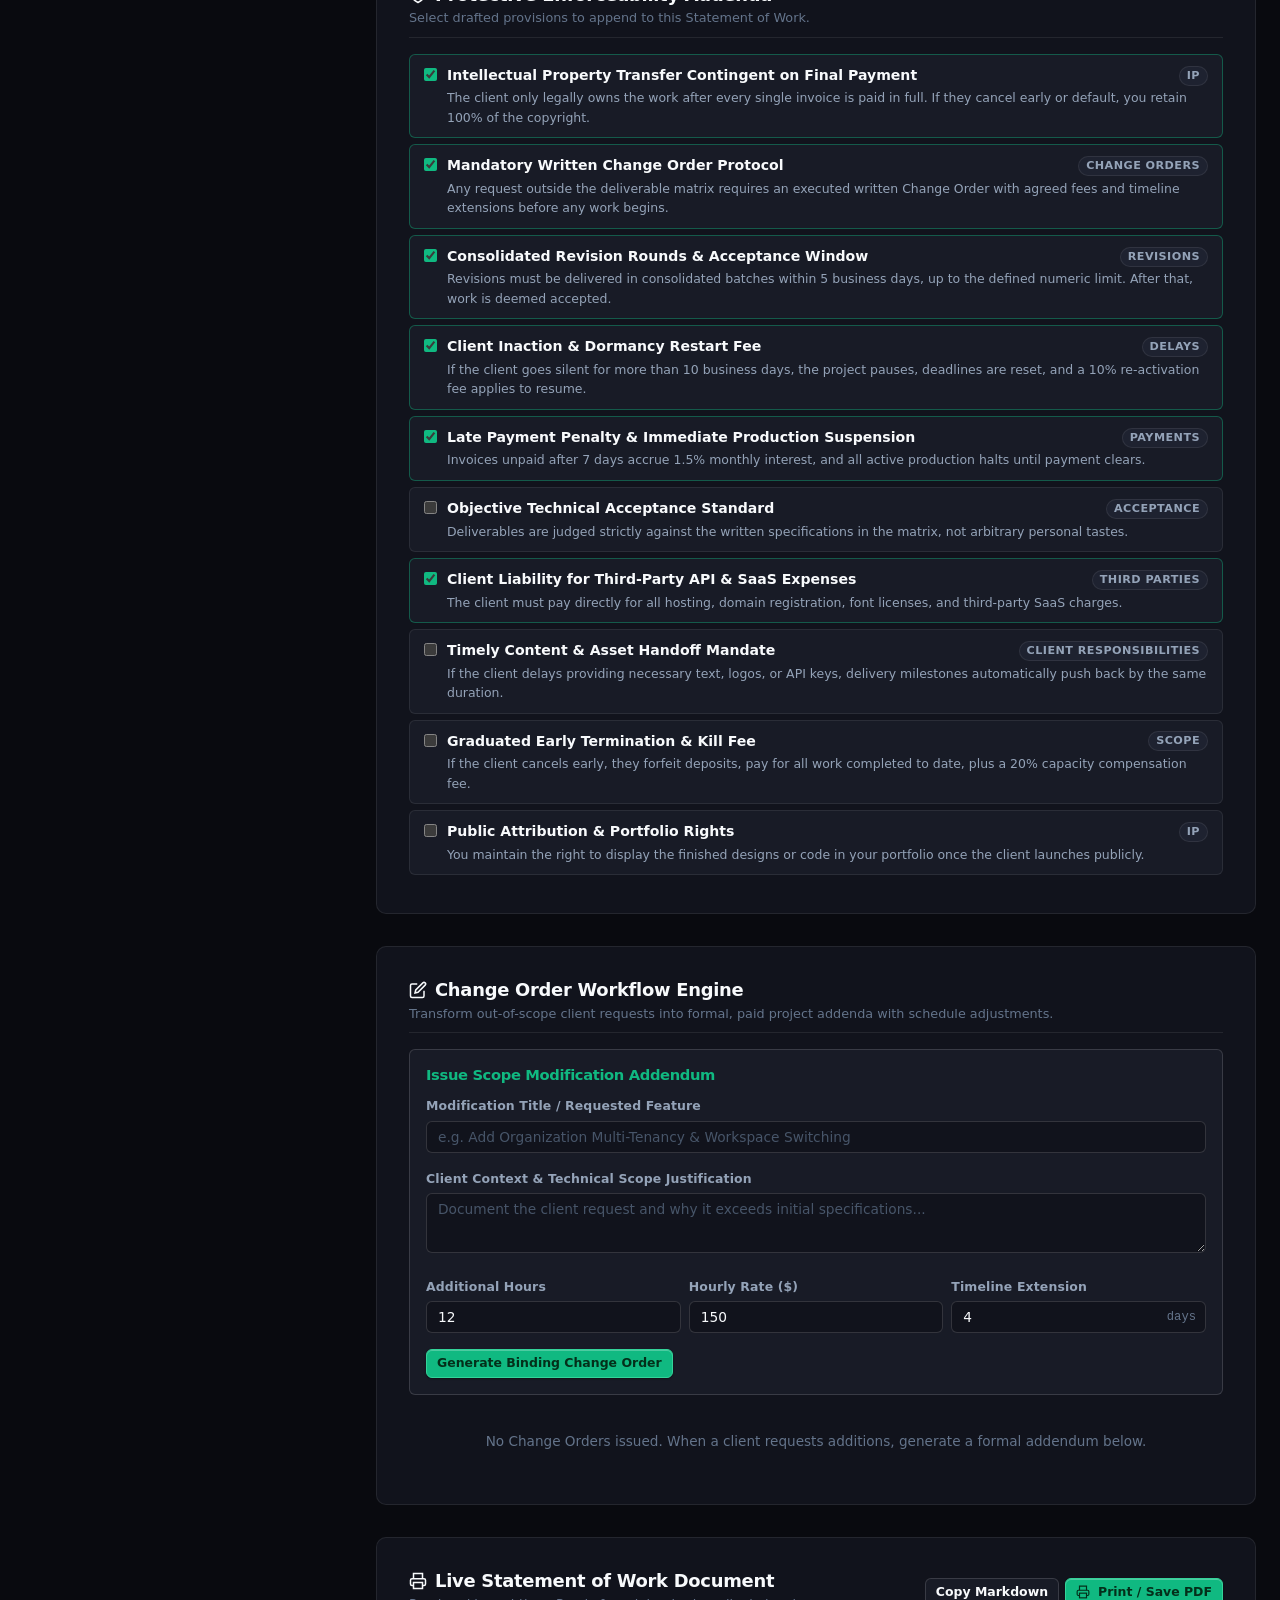
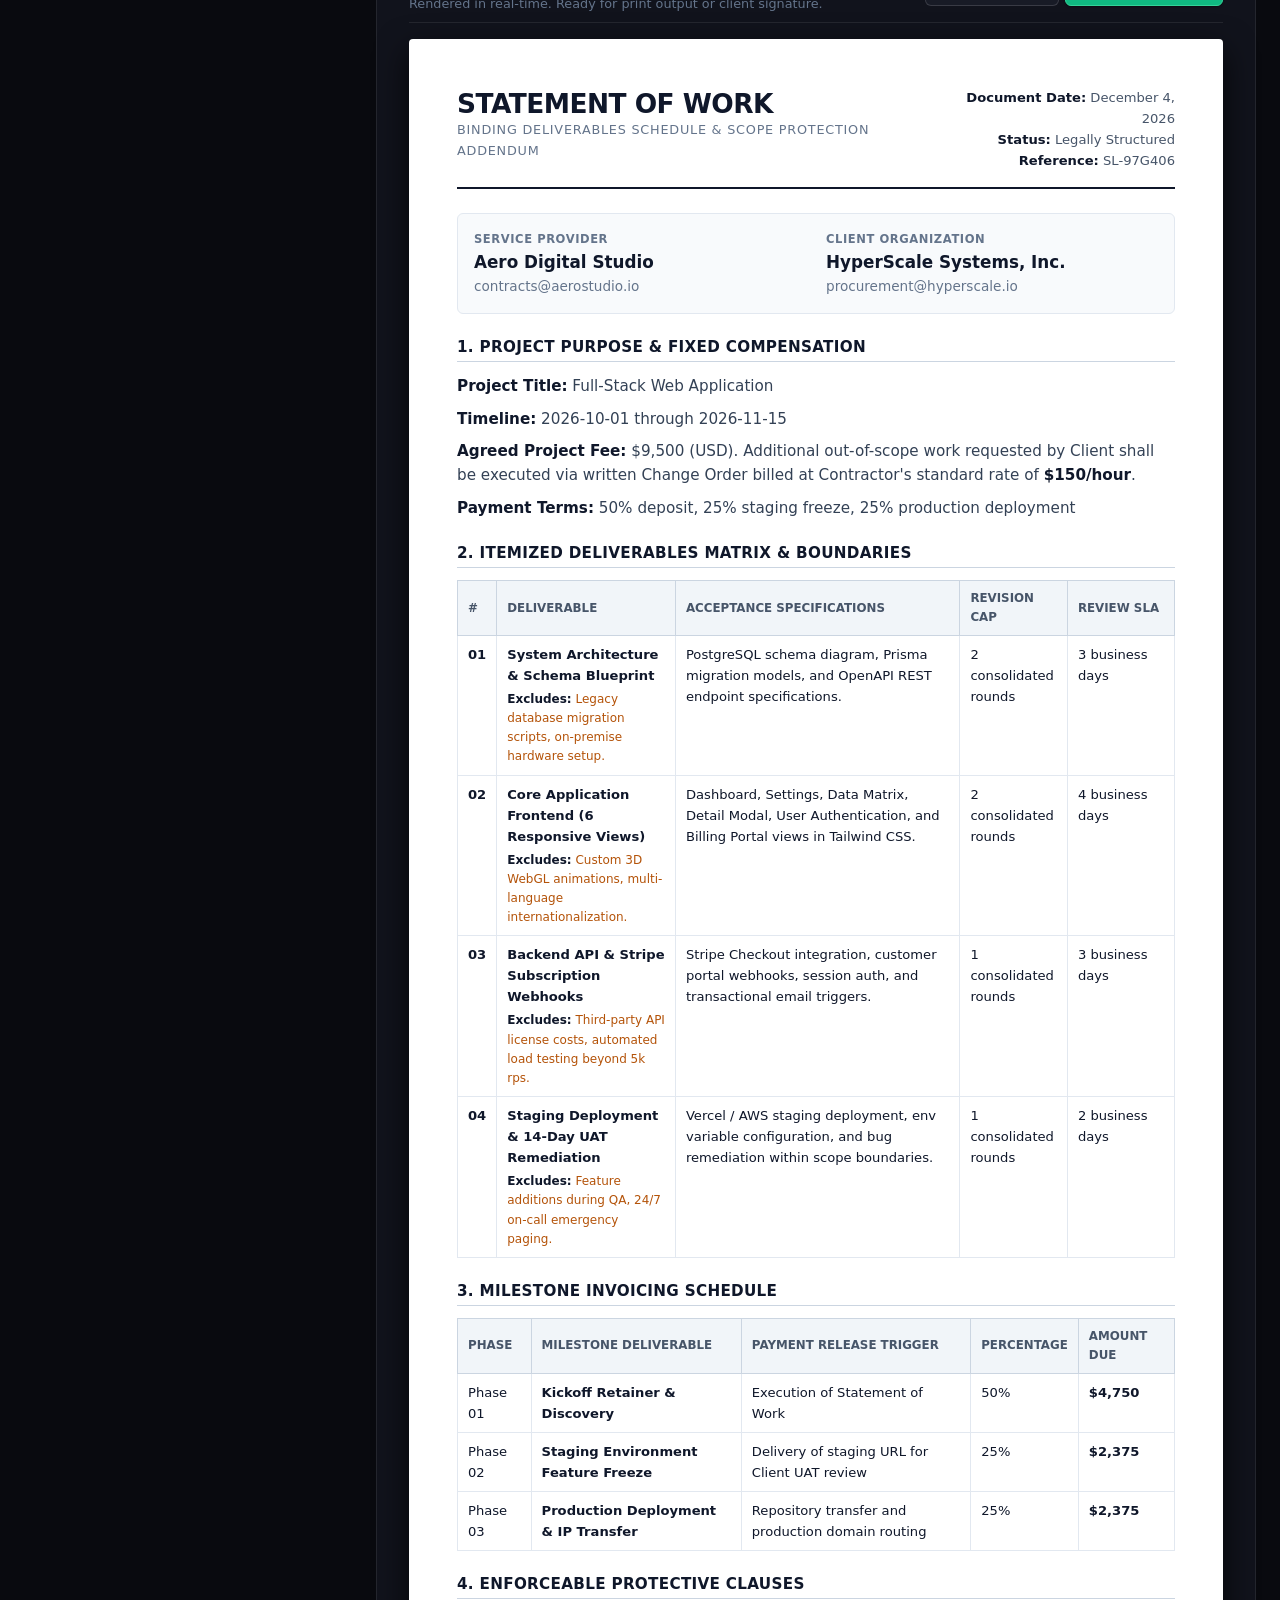
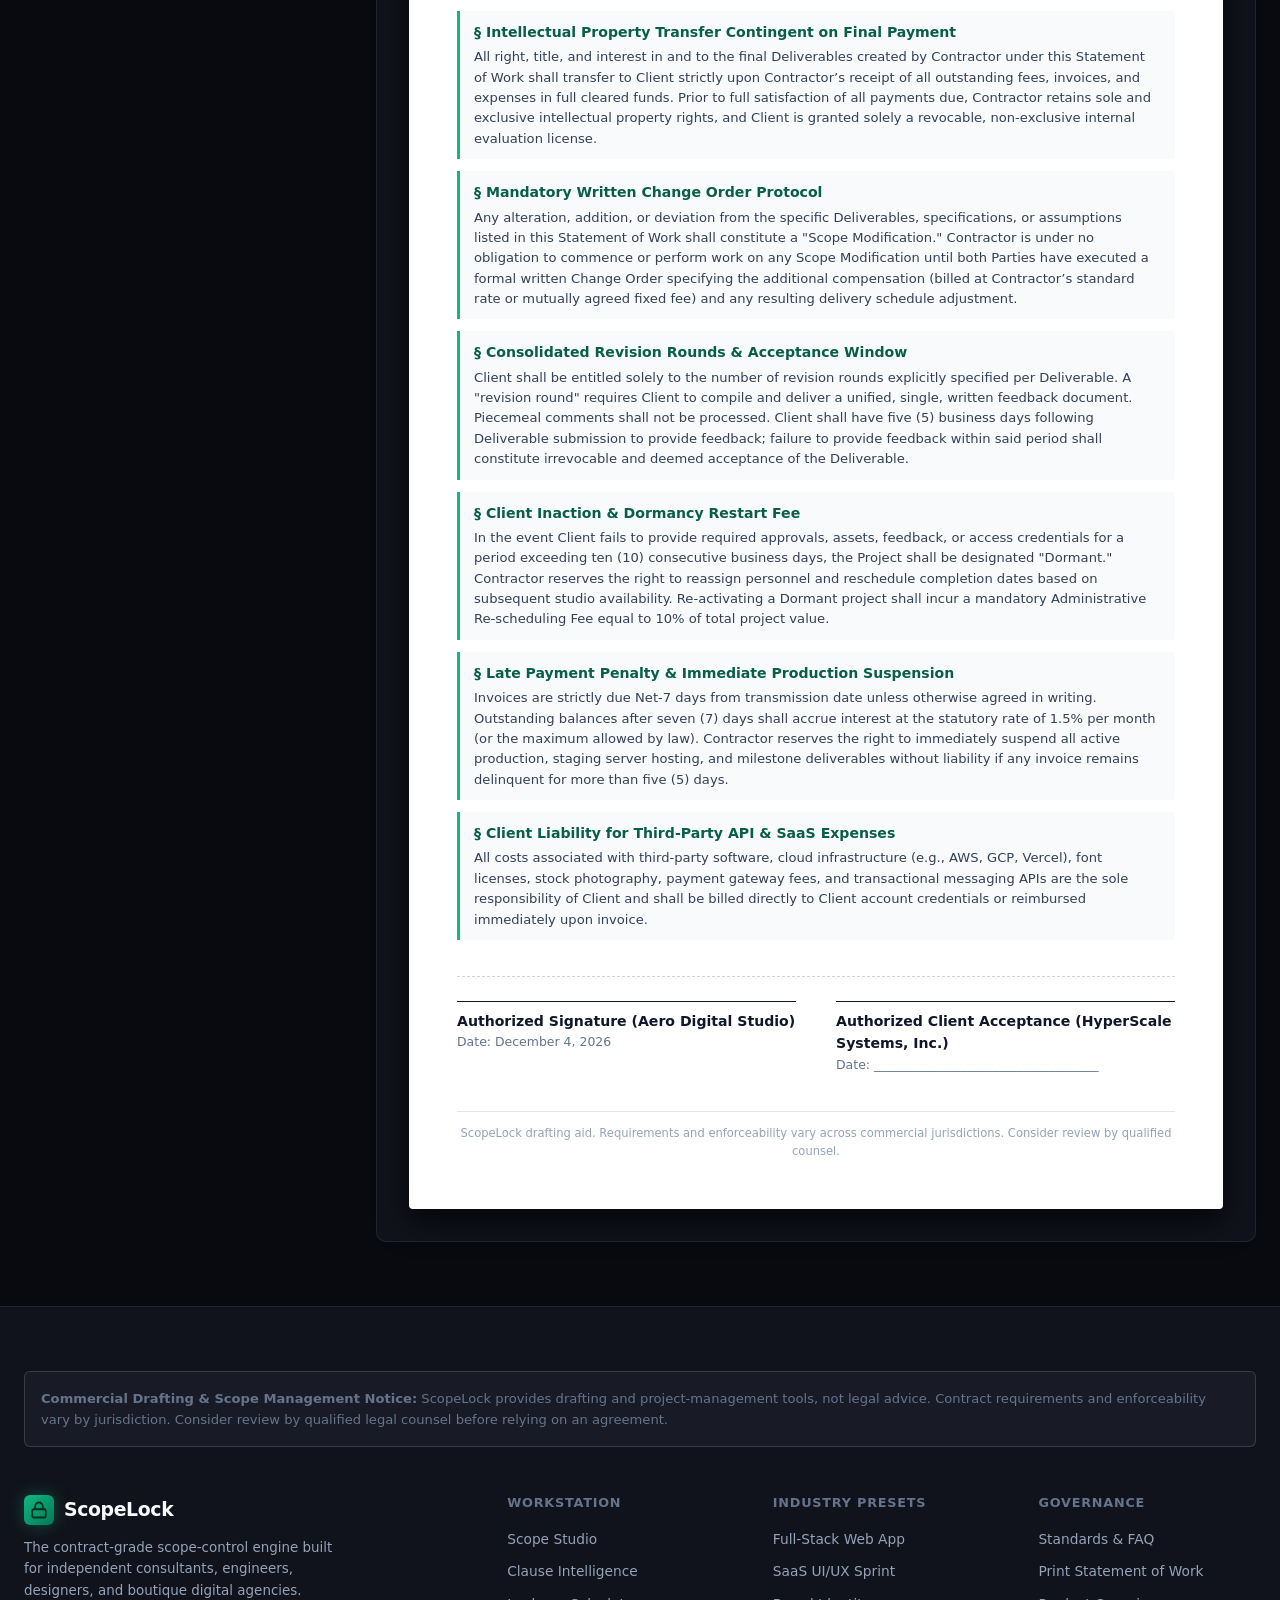
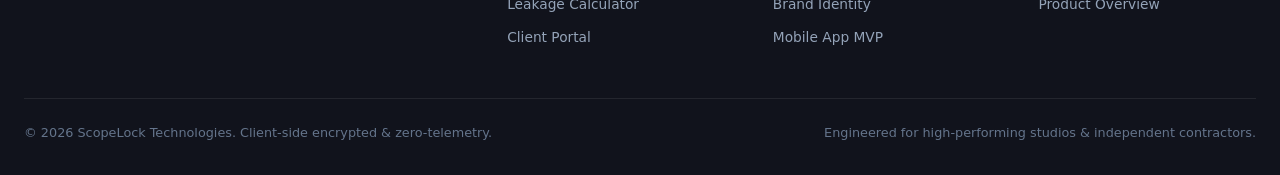
<file: scopelock.html>
<!DOCTYPE html>
<html lang="en">
<head>
  <meta charset="UTF-8" />
  <meta name="viewport" content="width=device-width, initial-scale=1.0" />
  <title>ScopeLock — The Professional Scope-Control Engine</title>
  <meta name="description" content="Turn vague project scope into explicit deliverables, enforceable boundaries, risk visibility, and paid change orders for independent consultants, engineers, and boutique agencies." />
  
  <!-- Open Graph -->
  <meta property="og:type" content="website" />
  <meta property="og:title" content="ScopeLock — The Professional Scope-Control Engine" />
  <meta property="og:description" content="Control the scope. Protect the margin. The contract-grade Statement of Work and Change-Order engine." />
  <meta name="theme-color" content="#090a0f" />

  <!-- Modular CSS Architecture -->
  
  
  
  
  
  
<style>

/* css/variables.css */
/**
 * ScopeLock Design System Variables
 * Theme Colors: #090a0f (Obsidian), #11131c (Secondary Surface), #10b981 (Emerald Accent), #f59e0b (Warning Amber)
 */

:root {
  /* Core Brand Colors */
  --bg-primary: #090a0f;
  --bg-surface: #11131c;
  --bg-surface-elevated: #181b26;
  --bg-surface-subtle: #1e2230;
  --bg-surface-hover: #24293a;
  --bg-glass: rgba(17, 19, 28, 0.88);

  /* Borders */
  --border-subtle: rgba(255, 255, 255, 0.08);
  --border-medium: rgba(255, 255, 255, 0.14);
  --border-strong: rgba(255, 255, 255, 0.22);
  --border-focus: #10b981;

  /* Typography Colors */
  --text-primary: #f8fafc;
  --text-secondary: #94a3b8;
  --text-muted: #64748b;
  --text-dim: #475569;
  --text-inverse: #090a0f;

  /* Accent & Functional Palettes */
  --color-brand: #10b981;
  --color-brand-glow: rgba(16, 185, 129, 0.22);
  --color-brand-dark: #059669;
  --color-brand-light: #34d399;

  --color-warning: #f59e0b;
  --color-warning-glow: rgba(245, 158, 11, 0.2);
  --color-warning-dark: #d97706;

  --color-danger: #f43f5e;
  --color-danger-glow: rgba(244, 63, 94, 0.22);

  --color-info: #0284c7;
  --color-info-glow: rgba(2, 132, 199, 0.2);

  /* Spacing Scale */
  --space-2xs: 4px;
  --space-xs: 6px;
  --space-sm: 8px;
  --space-md: 16px;
  --space-lg: 24px;
  --space-xl: 32px;
  --space-2xl: 48px;
  --space-3xl: 64px;

  /* Typography Stack */
  --font-sans: -apple-system, BlinkMacSystemFont, "Segoe UI", Roboto, "Inter", system-ui, sans-serif;
  --font-mono: ui-monospace, SFMono-Regular, "SF Mono", Menlo, Monaco, Consolas, "Liberation Mono", "Courier New", monospace;

  /* Radius */
  --radius-xs: 4px;
  --radius-sm: 6px;
  --radius-md: 10px;
  --radius-lg: 16px;
  --radius-xl: 24px;
  --radius-full: 9999px;

  /* Shadows */
  --shadow-sm: 0 1px 2px rgba(0, 0, 0, 0.5);
  --shadow-md: 0 4px 12px rgba(0, 0, 0, 0.6);
  --shadow-lg: 0 12px 32px rgba(0, 0, 0, 0.75);
  --shadow-glow-brand: 0 0 24px var(--color-brand-glow);
  --shadow-glow-warning: 0 0 24px var(--color-warning-glow);

  /* Transitions */
  --transition-fast: 0.15s cubic-bezier(0.4, 0, 0.2, 1);
  --transition-smooth: 0.25s cubic-bezier(0.16, 1, 0.3, 1);
}

/* css/base.css */
/**
 * ScopeLock Base Typography & Resets
 */

*, *::before, *::after {
  box-sizing: border-box;
  margin: 0;
  padding: 0;
}

html {
  font-size: 16px;
  color-scheme: dark;
  scroll-behavior: smooth;
  text-size-adjust: 100%;
}

body {
  font-family: var(--font-sans);
  background-color: var(--bg-primary);
  color: var(--text-primary);
  line-height: 1.55;
  -webkit-font-smoothing: antialiased;
  -moz-osx-font-smoothing: grayscale;
  overflow-x: hidden;
  min-height: 100vh;
  display: flex;
  flex-direction: column;
}

/* Headings */
h1, h2, h3, h4, h5, h6 {
  color: var(--text-primary);
  font-weight: 600;
  line-height: 1.25;
  letter-spacing: -0.025em;
}

h1 {
  font-size: 2.85rem;
  font-weight: 750;
  letter-spacing: -0.04em;
}

h2 {
  font-size: 1.95rem;
  font-weight: 700;
  letter-spacing: -0.03em;
}

h3 {
  font-size: 1.35rem;
  font-weight: 650;
  letter-spacing: -0.02em;
}

h4 {
  font-size: 1.05rem;
  font-weight: 600;
}

p {
  color: var(--text-secondary);
  font-size: 0.95rem;
  line-height: 1.6;
}

a {
  color: var(--color-brand);
  text-decoration: none;
  transition: color var(--transition-fast);
}

a:hover {
  color: var(--color-brand-light);
}

/* Tabular number font style for numbers/finance */
.tabular-nums, .num, .stat-num, .price, .hours, .percentage {
  font-variant-numeric: tabular-nums;
  font-feature-settings: "tnum";
}

/* Selection */
::selection {
  background: rgba(16, 185, 129, 0.3);
  color: #ffffff;
}

/* Scrollbar */
::-webkit-scrollbar {
  width: 8px;
  height: 8px;
}

::-webkit-scrollbar-track {
  background: var(--bg-primary);
}

::-webkit-scrollbar-thumb {
  background: var(--border-medium);
  border-radius: 4px;
}

::-webkit-scrollbar-thumb:hover {
  background: var(--border-strong);
}

/* Accessibility reduced motion */
@media (prefers-reduced-motion: reduce) {
  *, ::before, ::after {
    animation-duration: 0.01ms !important;
    animation-iteration-count: 1 !important;
    transition-duration: 0.01ms !important;
    scroll-behavior: auto !important;
  }
}

/* css/components.css */
/**
 * ScopeLock Enhanced Component Library
 * Ultra-refined dark surfaces, high-contrast typography, interactive workstations.
 */

/* ==========================================================================
   BUTTONS & CONTROLS
   ========================================================================== */
.btn {
  display: inline-flex;
  align-items: center;
  justify-content: center;
  gap: 8px;
  padding: 8px 16px;
  font-family: inherit;
  font-size: 0.86rem;
  font-weight: 600;
  border-radius: var(--radius-sm);
  border: 1px solid transparent;
  cursor: pointer;
  transition: all var(--transition-fast);
  white-space: nowrap;
  line-height: 1.3;
  user-select: none;
}

.btn:focus-visible {
  outline: 2px solid var(--border-focus);
  outline-offset: 2px;
}

.btn-primary, .btn-brand {
  background: #10b981;
  color: #042f1a;
  border-color: #34d399;
  box-shadow: 0 1px 2px rgba(0, 0, 0, 0.4), inset 0 1px 0 rgba(255, 255, 255, 0.25);
  font-weight: 650;
}

.btn-primary:hover, .btn-brand:hover {
  background: #34d399;
  box-shadow: 0 0 20px rgba(16, 185, 129, 0.4);
  transform: translateY(-1px);
}

.btn-primary:active, .btn-brand:active {
  transform: translateY(0);
}

.btn-secondary {
  background: var(--bg-surface-elevated);
  color: var(--text-primary);
  border-color: var(--border-medium);
}

.btn-secondary:hover {
  background: var(--bg-surface-subtle);
  border-color: var(--border-strong);
  color: #ffffff;
}

.btn-warning {
  background: #f59e0b;
  color: #1c0e00;
  border-color: #fcd34d;
  font-weight: 650;
}

.btn-warning:hover {
  background: #fbbf24;
  box-shadow: 0 0 16px rgba(245, 158, 11, 0.35);
}

.btn-danger {
  background: rgba(244, 63, 94, 0.15);
  color: #fb7185;
  border-color: rgba(244, 63, 94, 0.35);
}

.btn-danger:hover {
  background: #f43f5e;
  color: #ffffff;
}

.btn-sm {
  padding: 5px 10px;
  font-size: 0.78rem;
}

.btn-lg {
  padding: 12px 24px;
  font-size: 0.98rem;
  border-radius: var(--radius-md);
}

.btn-icon {
  background: var(--bg-surface);
  border: 1px solid var(--border-subtle);
  color: var(--text-secondary);
  width: 28px;
  height: 28px;
  border-radius: var(--radius-sm);
  display: inline-flex;
  align-items: center;
  justify-content: center;
  cursor: pointer;
  padding: 0;
  transition: all var(--transition-fast);
}

.btn-icon:hover {
  color: var(--text-primary);
  background: var(--bg-surface-subtle);
  border-color: var(--border-medium);
}

.btn-icon.danger:hover {
  color: #fb7185;
  border-color: var(--color-danger);
  background: rgba(244, 63, 94, 0.15);
}

/* ==========================================================================
   FORM ELEMENTS
   ========================================================================== */
.form-group {
  margin-bottom: var(--space-md);
}

.form-group label {
  display: block;
  font-size: 0.78rem;
  font-weight: 600;
  color: var(--text-secondary);
  margin-bottom: 5px;
  letter-spacing: 0.01em;
}

.label-row {
  display: flex;
  justify-content: space-between;
  align-items: center;
  margin-bottom: 5px;
}

.form-control {
  width: 100%;
  background-color: var(--bg-surface);
  border: 1px solid var(--border-medium);
  border-radius: var(--radius-sm);
  color: var(--text-primary);
  font-family: inherit;
  font-size: 0.86rem;
  padding: 7px 11px;
  transition: border-color var(--transition-fast), box-shadow var(--transition-fast);
}

.form-control:focus {
  outline: none;
  border-color: var(--color-brand);
  box-shadow: 0 0 0 3px rgba(16, 185, 129, 0.2);
}

.form-control::placeholder {
  color: var(--text-dim);
}

textarea.form-control {
  resize: vertical;
  min-height: 60px;
}

.input-with-suffix {
  position: relative;
  display: flex;
  align-items: center;
}

.input-with-suffix .form-control {
  padding-right: 54px;
}

.input-suffix {
  position: absolute;
  right: 10px;
  font-size: 0.76rem;
  color: var(--text-muted);
  pointer-events: none;
  font-family: var(--font-mono);
}

/* ==========================================================================
   BADGES & CHIPS
   ========================================================================== */
.badge {
  display: inline-flex;
  align-items: center;
  gap: 4px;
  padding: 2px 7px;
  border-radius: var(--radius-full);
  font-size: 0.7rem;
  font-weight: 700;
  text-transform: uppercase;
  letter-spacing: 0.04em;
  line-height: 1.25;
}

.badge-brand {
  background: rgba(16, 185, 129, 0.15);
  color: #34d399;
  border: 1px solid rgba(16, 185, 129, 0.35);
}

.badge-warning {
  background: rgba(245, 158, 11, 0.15);
  color: #fbbf24;
  border: 1px solid rgba(245, 158, 11, 0.35);
}

.badge-danger {
  background: rgba(244, 63, 94, 0.15);
  color: #fb7185;
  border: 1px solid rgba(244, 63, 94, 0.35);
}

.badge-neutral {
  background: var(--bg-surface-subtle);
  color: var(--text-secondary);
  border: 1px solid var(--border-subtle);
}

.badge-info {
  background: rgba(2, 132, 199, 0.15);
  color: #38bdf8;
  border: 1px solid rgba(2, 132, 199, 0.35);
}

/* ==========================================================================
   WORKFLOW STEPPER
   ========================================================================== */
.workflow-stepper {
  display: flex;
  align-items: center;
  gap: 4px;
  background: var(--bg-surface);
  border: 1px solid var(--border-medium);
  border-radius: var(--radius-md);
  padding: 6px;
  margin-bottom: var(--space-xl);
  overflow-x: auto;
}

.step-item {
  flex: 1;
  display: flex;
  align-items: center;
  gap: 8px;
  padding: 8px 12px;
  border-radius: var(--radius-sm);
  font-size: 0.8rem;
  color: var(--text-muted);
  cursor: pointer;
  white-space: nowrap;
  transition: all var(--transition-fast);
  text-decoration: none;
}

.step-item:hover {
  background: var(--bg-surface-elevated);
  color: var(--text-primary);
}

.step-item.active {
  background: var(--bg-surface-elevated);
  color: #ffffff;
  box-shadow: inset 0 0 0 1px var(--border-strong);
}

.step-num {
  width: 20px;
  height: 20px;
  border-radius: 50%;
  background: var(--bg-surface-subtle);
  display: inline-flex;
  align-items: center;
  justify-content: center;
  font-size: 0.72rem;
  font-weight: 700;
  color: var(--text-secondary);
}

.step-item.active .step-num {
  background: var(--color-brand);
  color: #042f1a;
}

/* ==========================================================================
   CARDS & PANELS
   ========================================================================== */
.card {
  background-color: var(--bg-surface);
  border: 1px solid var(--border-subtle);
  border-radius: var(--radius-md);
  padding: var(--space-xl);
  transition: border-color var(--transition-fast);
}

.card:hover {
  border-color: var(--border-medium);
}

.card-header {
  display: flex;
  justify-content: space-between;
  align-items: center;
  margin-bottom: var(--space-md);
  padding-bottom: var(--space-sm);
  border-bottom: 1px solid var(--border-subtle);
}

.card-title {
  font-size: 1.12rem;
  font-weight: 700;
  display: flex;
  align-items: center;
  gap: 8px;
  letter-spacing: -0.015em;
}

/* ==========================================================================
   DATA TABLES (WORKSTATION MATRIX)
   ========================================================================== */
.table-wrap {
  width: 100%;
  overflow-x: auto;
  border: 1px solid var(--border-medium);
  border-radius: var(--radius-sm);
  background: var(--bg-surface);
}

.data-table {
  width: 100%;
  border-collapse: collapse;
  text-align: left;
  font-size: 0.84rem;
}

.data-table th {
  background: var(--bg-surface-elevated);
  color: var(--text-muted);
  font-size: 0.72rem;
  font-weight: 700;
  text-transform: uppercase;
  letter-spacing: 0.05em;
  padding: 10px 12px;
  border-bottom: 1px solid var(--border-medium);
}

.data-table td {
  padding: 8px 12px;
  border-bottom: 1px solid var(--border-subtle);
  vertical-align: middle;
}

.data-table tr:hover td {
  background: rgba(255, 255, 255, 0.015);
}

.table-input {
  background: transparent;
  border: 1px solid transparent;
  color: var(--text-primary);
  font-family: inherit;
  font-size: 0.84rem;
  border-radius: 4px;
  padding: 4px 6px;
  width: 100%;
  transition: border-color var(--transition-fast), background var(--transition-fast);
}

.table-input:hover {
  border-color: var(--border-subtle);
  background: var(--bg-surface-elevated);
}

.table-input:focus {
  outline: none;
  background: var(--bg-surface-elevated);
  border-color: var(--color-brand);
}

/* ==========================================================================
   RISK ENGINE VISUALS & METERS
   ========================================================================== */
.risk-meter-box {
  background: #0d0f17;
  border: 1px solid var(--border-medium);
  border-radius: var(--radius-md);
  padding: var(--space-lg);
  box-shadow: 0 4px 20px rgba(0, 0, 0, 0.5);
}

.risk-score-display {
  display: flex;
  align-items: baseline;
  gap: 4px;
  font-family: var(--font-mono);
}

.risk-num {
  font-size: 2.8rem;
  font-weight: 800;
  line-height: 1;
}

.risk-max {
  font-size: 1.05rem;
  color: var(--text-muted);
}

/* Segmented progress bar */
.segmented-risk-bar {
  display: flex;
  gap: 4px;
  height: 6px;
  margin: 10px 0 16px;
}

.segment-pill {
  flex: 1;
  background: var(--bg-surface-subtle);
  border-radius: 2px;
  transition: background var(--transition-smooth);
}

.segment-pill.active-brand { background: var(--color-brand); box-shadow: 0 0 8px var(--color-brand-glow); }
.segment-pill.active-warning { background: var(--color-warning); box-shadow: 0 0 8px var(--color-warning-glow); }
.segment-pill.active-danger { background: var(--color-danger); box-shadow: 0 0 8px var(--color-danger-glow); }

/* Finding rows with 1-click Fix Now buttons */
.finding-row {
  display: flex;
  align-items: flex-start;
  justify-content: space-between;
  gap: 12px;
  font-size: 0.8rem;
  background: var(--bg-surface);
  padding: 10px 12px;
  border-radius: var(--radius-sm);
  border-left: 3px solid transparent;
  transition: background var(--transition-fast);
}

.finding-row:hover {
  background: var(--bg-surface-elevated);
}

.finding-row.critical { border-left-color: var(--color-danger); }
.finding-row.high { border-left-color: var(--color-warning); }
.finding-row.moderate { border-left-color: #38bdf8; }
.finding-row.passed { border-left-color: var(--color-brand); }

/* ==========================================================================
   TOASTS
   ========================================================================== */
.toast-container {
  position: fixed;
  bottom: 24px;
  right: 24px;
  z-index: 9999;
  display: flex;
  flex-direction: column;
  gap: 8px;
  pointer-events: none;
}

.toast {
  background: var(--bg-surface-elevated);
  border: 1px solid var(--border-medium);
  border-radius: var(--radius-sm);
  padding: 10px 16px;
  box-shadow: var(--shadow-lg);
  display: flex;
  align-items: center;
  gap: 10px;
  color: var(--text-primary);
  font-size: 0.84rem;
  transform: translateY(12px);
  opacity: 0;
  transition: all var(--transition-fast);
  pointer-events: auto;
  max-width: 380px;
}

.toast.visible {
  transform: translateY(0);
  opacity: 1;
}

.toast-indicator {
  width: 8px;
  height: 8px;
  border-radius: 50%;
  background: var(--color-brand);
  flex-shrink: 0;
}

.toast-success .toast-indicator { background: var(--color-brand); }
.toast-warning .toast-indicator { background: var(--color-warning); }
.toast-danger .toast-indicator { background: var(--color-danger); }

/* css/layout.css */
/**
 * ScopeLock Layout & View Architecture
 */

/* Container */
.container {
  width: 100%;
  max-width: 1280px;
  margin: 0 auto;
  padding: 0 var(--space-lg);
}

.site-main {
  flex: 1;
}

/* ==========================================================================
   NAVIGATION
   ========================================================================== */
.site-header {
  position: sticky;
  top: 0;
  z-index: 100;
  background-color: var(--bg-glass);
  backdrop-filter: blur(12px);
  -webkit-backdrop-filter: blur(12px);
  border-bottom: 1px solid var(--border-subtle);
  height: 68px;
  display: flex;
  align-items: center;
}

.header-inner {
  display: flex;
  align-items: center;
  justify-content: space-between;
  width: 100%;
}

.brand-logo {
  display: flex;
  align-items: center;
  gap: 10px;
  color: var(--text-primary);
  font-weight: 750;
  font-size: 1.18rem;
  letter-spacing: -0.02em;
}

.brand-mark {
  width: 30px;
  height: 30px;
  background: linear-gradient(135deg, #10b981, #047857);
  border-radius: var(--radius-sm);
  display: flex;
  align-items: center;
  justify-content: center;
  color: #042f1a;
  box-shadow: 0 0 16px rgba(16, 185, 129, 0.35);
}

.nav-menu {
  display: flex;
  align-items: center;
  gap: 6px;
}

.nav-link {
  color: var(--text-secondary);
  font-size: 0.86rem;
  font-weight: 550;
  padding: 6px 12px;
  border-radius: var(--radius-sm);
  transition: all var(--transition-fast);
}

.nav-link:hover {
  color: var(--text-primary);
  background: var(--bg-surface-elevated);
}

.nav-link.active {
  color: #ffffff;
  background: var(--bg-surface-elevated);
  box-shadow: inset 0 0 0 1px var(--border-medium);
}

.header-actions {
  display: flex;
  align-items: center;
  gap: var(--space-sm);
}

.mobile-menu-btn {
  display: none;
  background: none;
  border: none;
  color: var(--text-primary);
  padding: 8px;
  cursor: pointer;
}

/* ==========================================================================
   VIEWS ARCHITECTURE
   ========================================================================== */
.view-panel {
  display: none;
  padding: var(--space-2xl) 0 var(--space-3xl);
}

.view-panel.active {
  display: block;
  animation: panelFadeIn 0.22s ease-out;
}

@keyframes panelFadeIn {
  from { opacity: 0; transform: translateY(4px); }
  to { opacity: 1; transform: translateY(0); }
}

/* ==========================================================================
   VIEW: HOME / PRODUCT HERO & SANDBOX
   ========================================================================== */
.hero-wrapper {
  text-align: center;
  padding: var(--space-3xl) 0 var(--space-2xl);
}

.hero-tag {
  display: inline-flex;
  align-items: center;
  gap: 8px;
  background: var(--bg-surface-elevated);
  border: 1px solid var(--border-medium);
  padding: 5px 14px;
  border-radius: var(--radius-full);
  font-size: 0.8rem;
  margin-bottom: var(--space-lg);
}

.hero-headline {
  max-width: 900px;
  margin: 0 auto var(--space-md);
  font-size: 3.4rem;
  letter-spacing: -0.04em;
  background: linear-gradient(180deg, #ffffff 40%, #94a3b8 100%);
  -webkit-background-clip: text;
  -webkit-text-fill-color: transparent;
}

.hero-copy {
  max-width: 660px;
  margin: 0 auto var(--space-xl);
  font-size: 1.12rem;
  line-height: 1.6;
  color: var(--text-secondary);
}

.hero-cta-bar {
  display: flex;
  align-items: center;
  justify-content: center;
  gap: var(--space-md);
  margin-bottom: var(--space-3xl);
}

/* Hero Live Risk Sandbox */
.sandbox-card {
  max-width: 1040px;
  margin: 0 auto;
  background: var(--bg-surface);
  border: 1px solid var(--border-medium);
  border-radius: var(--radius-lg);
  box-shadow: var(--shadow-lg), 0 0 50px rgba(0, 0, 0, 0.8);
  overflow: hidden;
  text-align: left;
}

.sandbox-top {
  background: var(--bg-surface-elevated);
  padding: 10px var(--space-md);
  border-bottom: 1px solid var(--border-subtle);
  display: flex;
  align-items: center;
  justify-content: space-between;
}

.sandbox-grid {
  display: grid;
  grid-template-columns: 1fr 1fr;
  gap: var(--space-xl);
  padding: var(--space-xl);
}

/* ==========================================================================
   VIEW: SCOPE STUDIO (WORKSTATION MULTI-PANEL)
   ========================================================================== */
.studio-layout {
  display: grid;
  grid-template-columns: 320px 1fr;
  gap: var(--space-xl);
  align-items: start;
}

.studio-sidebar {
  background: var(--bg-surface);
  border: 1px solid var(--border-medium);
  border-radius: var(--radius-md);
  padding: var(--space-lg);
  position: sticky;
  top: 88px;
}

.studio-main-panel {
  display: flex;
  flex-direction: column;
  gap: var(--space-xl);
}

/* Deliverable Matrix Card */
.del-table-row {
  display: contents;
}

/* ==========================================================================
   LIVE DOCUMENT PREVIEW (PAPER SOW)
   ========================================================================== */
.paper-document {
  background: #ffffff;
  color: #0f172a;
  border-radius: 4px;
  padding: 48px;
  font-family: var(--font-sans);
  box-shadow: var(--shadow-lg);
  line-height: 1.6;
}

.paper-document h1, .paper-document h2, .paper-document h3, .paper-document strong {
  color: #0f172a;
}

.paper-document p {
  color: #334155;
  margin-bottom: 8px;
}

.doc-header-band {
  display: flex;
  justify-content: space-between;
  align-items: flex-start;
  border-bottom: 2px solid #0f172a;
  padding-bottom: 16px;
  margin-bottom: 24px;
}

.doc-title-main {
  font-size: 1.65rem;
  font-weight: 800;
  letter-spacing: -0.02em;
}

.doc-subhead-text {
  font-size: 0.8rem;
  color: #64748b;
  text-transform: uppercase;
  letter-spacing: 0.06em;
}

.parties-grid {
  display: grid;
  grid-template-columns: 1fr 1fr;
  gap: 20px;
  background: #f8fafc;
  padding: 16px;
  border-radius: 6px;
  border: 1px solid #e2e8f0;
  margin-bottom: 24px;
}

.doc-section-block {
  margin-bottom: 24px;
}

.doc-section-heading {
  font-size: 0.95rem;
  font-weight: 800;
  border-bottom: 1px solid #cbd5e1;
  padding-bottom: 4px;
  margin-bottom: 12px;
  letter-spacing: 0.02em;
}

.doc-legal-table {
  width: 100%;
  border-collapse: collapse;
  font-size: 0.82rem;
  margin-bottom: 12px;
}

.doc-legal-table th {
  background: #f1f5f9;
  text-align: left;
  padding: 8px 10px;
  font-size: 0.74rem;
  text-transform: uppercase;
  color: #475569;
  border: 1px solid #cbd5e1;
}

.doc-legal-table td {
  padding: 8px 10px;
  border: 1px solid #e2e8f0;
  vertical-align: top;
}

.doc-signatures-grid {
  display: grid;
  grid-template-columns: 1fr 1fr;
  gap: 40px;
  margin-top: 36px;
  padding-top: 24px;
  border-top: 1px dashed #cbd5e1;
}

.signature-line {
  height: 1px;
  background: #0f172a;
  margin-bottom: 8px;
}

/* ==========================================================================
   FOOTER & LEGAL SAFETY DISCLAIMER
   ========================================================================== */
.site-footer {
  border-top: 1px solid var(--border-subtle);
  background: var(--bg-surface);
  padding: var(--space-3xl) 0 var(--space-xl);
  margin-top: auto;
}

.footer-disclaimer-box {
  background: var(--bg-surface-elevated);
  border: 1px solid var(--border-medium);
  border-radius: var(--radius-sm);
  padding: var(--space-md);
  margin-bottom: var(--space-2xl);
  font-size: 0.82rem;
  color: var(--text-muted);
  line-height: 1.6;
}

.footer-columns {
  display: grid;
  grid-template-columns: 2fr 1fr 1fr 1fr;
  gap: var(--space-2xl);
  margin-bottom: var(--space-2xl);
}

.footer-col h4 {
  font-size: 0.8rem;
  text-transform: uppercase;
  letter-spacing: 0.06em;
  color: var(--text-muted);
  margin-bottom: var(--space-md);
}

.footer-link-list {
  list-style: none;
  display: flex;
  flex-direction: column;
  gap: 8px;
}

.footer-link-list a {
  color: var(--text-secondary);
  font-size: 0.86rem;
}

.footer-link-list a:hover {
  color: var(--text-primary);
}

.footer-bottom-bar {
  border-top: 1px solid var(--border-subtle);
  padding-top: var(--space-lg);
  display: flex;
  justify-content: space-between;
  align-items: center;
  font-size: 0.8rem;
  color: var(--text-muted);
}

/* css/responsive.css */
/**
 * ScopeLock Responsive Design
 * Tested across 320px, 375px, 390px, 414px, 768px, 1024px, 1280px+
 */

@media (max-width: 1100px) {
  .studio-layout {
    grid-template-columns: 1fr;
  }
  .studio-sidebar {
    position: static;
  }
  .sandbox-grid {
    grid-template-columns: 1fr;
  }
  .footer-columns {
    grid-template-columns: 1fr 1fr;
  }
}

@media (max-width: 768px) {
  .hero-headline {
    font-size: 2.3rem;
  }
  .hero-copy {
    font-size: 1rem;
  }
  .hero-cta-bar {
    flex-direction: column;
    gap: var(--space-sm);
  }
  .hero-cta-bar .btn {
    width: 100%;
  }

  /* Mobile Navigation Menu */
  .mobile-menu-btn {
    display: block;
  }
  .nav-menu {
    display: none;
    position: absolute;
    top: 68px;
    left: 0;
    right: 0;
    background: var(--bg-surface);
    border-bottom: 1px solid var(--border-medium);
    flex-direction: column;
    padding: var(--space-md);
    gap: 8px;
    box-shadow: var(--shadow-lg);
  }
  .nav-menu.open {
    display: flex;
  }
  .nav-link {
    width: 100%;
    padding: 10px 14px;
    font-size: 0.95rem;
  }

  /* Table transformations for mobile */
  .table-wrap {
    border: none;
    background: transparent;
  }
  .data-table, .data-table thead, .data-table tbody, .data-table th, .data-table td, .data-table tr {
    display: block;
  }
  .data-table thead tr {
    position: absolute;
    top: -9999px;
    left: -9999px;
  }
  .data-table tr {
    background: var(--bg-surface-elevated);
    border: 1px solid var(--border-subtle);
    border-radius: var(--radius-sm);
    margin-bottom: var(--space-md);
    padding: 12px;
  }
  .data-table td {
    padding: 6px 0;
    border-bottom: none;
    display: flex;
    justify-content: space-between;
    align-items: center;
  }
  .data-table td::before {
    content: attr(data-label);
    font-weight: 600;
    color: var(--text-muted);
    font-size: 0.76rem;
    text-transform: uppercase;
    margin-right: 12px;
    flex-shrink: 0;
  }

  /* Document preview adjustments */
  .paper-document {
    padding: 24px 16px;
  }
  .parties-grid {
    grid-template-columns: 1fr;
    gap: 12px;
  }
  .doc-signatures-grid {
    grid-template-columns: 1fr;
    gap: 28px;
  }

  /* Grid simplifications */
  .footer-columns {
    grid-template-columns: 1fr;
    gap: var(--space-xl);
  }
  .footer-bottom-bar {
    flex-direction: column;
    gap: 10px;
    text-align: center;
  }
}

@media (max-width: 480px) {
  .hero-headline {
    font-size: 1.95rem;
  }
  .card {
    padding: var(--space-md);
  }
  .btn {
    padding: 8px 14px;
  }
}

/* css/print.css */
/**
 * ScopeLock Print Stylesheet
 * Optimized for crisp A4 / Letter legal document generation.
 */

@media print {
  @page {
    margin: 1.8cm;
    size: auto;
  }

  body {
    background: #ffffff !important;
    color: #000000 !important;
    font-size: 11pt !important;
    line-height: 1.5 !important;
    padding: 0 !important;
    margin: 0 !important;
  }

  /* Suppress all Application UI and controls */
  .site-header,
  .site-footer,
  .studio-sidebar,
  .btn,
  button,
  .toast-container,
  .modal-backdrop,
  .hero-wrapper,
  .sandbox-card,
  #risk-auditor-widget,
  #change-orders-container,
  .workspace-card:not(#document-preview-card),
  .card-header button,
  .nav-menu,
  .mobile-menu-btn,
  .sidebar-heading {
    display: none !important;
  }

  /* Force Document preview display */
  .view-panel {
    display: none !important;
  }

  #view-studio {
    display: block !important;
    padding: 0 !important;
  }

  .studio-layout {
    display: block !important;
  }

  .workspace-card#document-preview-card {
    background: transparent !important;
    border: none !important;
    padding: 0 !important;
    box-shadow: none !important;
  }

  .paper-document {
    box-shadow: none !important;
    padding: 0 !important;
    border: none !important;
    color: #000000 !important;
  }

  .paper-document * {
    color: #000000 !important;
  }

  .doc-legal-table th {
    background: #e2e8f0 !important;
    color: #000000 !important;
    border: 1px solid #94a3b8 !important;
  }

  .doc-legal-table td {
    border: 1px solid #cbd5e1 !important;
  }

  .doc-section-block {
    page-break-inside: avoid;
  }

  .doc-signatures-grid {
    page-break-inside: avoid;
    margin-top: 50px !important;
  }
}

</style>
</head>
<body>

  <!-- Site Header & Global Navigation -->
  <header class="site-header">
    <div class="container header-inner">
      <a href="#home" class="brand-logo" onclick="ScopeLockRouter.navigate('home'); return false;">
        <div class="brand-mark">
          <svg width="18" height="18" viewBox="0 0 24 24" fill="none" stroke="currentColor" stroke-width="2.4" stroke-linecap="round" stroke-linejoin="round">
            <rect x="3" y="11" width="18" height="11" rx="2" ry="2"></rect>
            <path d="M7 11V7a5 5 0 0 1 10 0v4"></path>
          </svg>
        </div>
        <span>ScopeLock</span>
      </a>

      <nav class="nav-menu" id="nav-menu">
        <a href="#home" class="nav-link" data-tab="home">Product</a>
        <a href="#studio" class="nav-link active" data-tab="studio">Scope Studio</a>
        <a href="#clauses" class="nav-link" data-tab="clauses">Clause Library</a>
        <a href="#calculator" class="nav-link" data-tab="calculator">Leakage Calculator</a>
        <a href="#client-portal" class="nav-link" data-tab="client-portal">Client Portal</a>
        <a href="#faq" class="nav-link" data-tab="faq">Standards & FAQ</a>
      </nav>

      <div class="header-actions">
        <button type="button" class="btn btn-secondary btn-sm" onclick="ScopeLockRouter.navigate('client-portal')">
          <svg width="14" height="14" viewBox="0 0 24 24" fill="none" stroke="currentColor" stroke-width="2"><path d="M1 12s4-8 11-8 11 8 11 8-4 8-11 8-11-8-11-8z"/><circle cx="12" cy="12" r="3"/></svg>
          Client View
        </button>
        <button type="button" class="btn btn-primary btn-sm" onclick="ScopeLockRouter.navigate('studio')">
          Launch Studio
        </button>
        <button type="button" class="mobile-menu-btn" id="mobile-menu-btn" aria-label="Toggle navigation">
          <svg width="22" height="22" viewBox="0 0 24 24" fill="none" stroke="currentColor" stroke-width="2"><line x1="3" y1="12" x2="21" y2="12"/><line x1="3" y1="6" x2="21" y2="6"/><line x1="3" y1="18" x2="21" y2="18"/></svg>
        </button>
      </div>
    </div>
  </header>

  <!-- Main View Router Container -->
  <main class="site-main">

    <!-- ====================================================================
         VIEW 1: HOME / PRODUCT SHOWCASE & RISK SANDBOX
         ==================================================================== -->
    <section id="view-home" class="view-panel">
      <div class="container">
        
        <!-- Hero Section -->
        <div class="hero-wrapper">
          <div class="hero-tag">
            <span class="badge badge-brand">Scope Governance</span>
            <span>Contract-grade architecture for modern independents</span>
          </div>

          <h1 class="hero-headline">CONTROL THE SCOPE.<br />PROTECT THE MARGIN.</h1>
          <p class="hero-copy">
            ScopeLock turns vague project scope into explicit deliverables, enforceable revision limits, risk visibility, and paid change orders. Designed for senior consultants, developers, and boutique agencies.
          </p>

          <div class="hero-cta-bar">
            <button type="button" class="btn btn-primary btn-lg" onclick="ScopeLockRouter.navigate('studio')">
              <svg width="18" height="18" viewBox="0 0 24 24" fill="none" stroke="currentColor" stroke-width="2"><polyline points="9 18 15 12 9 6"/></svg>
              Build Your First SOW
            </button>
            <button type="button" class="btn btn-secondary btn-lg" onclick="document.getElementById('live-risk-sandbox').scrollIntoView({ behavior: 'smooth' });">
              Explore Risk Sandbox ↓
            </button>
          </div>

          <!-- Hero Live Interactive Risk Sandbox -->
          <div class="sandbox-card" id="live-risk-sandbox">
            <div class="sandbox-top">
              <div style="display: flex; align-items: center; gap: 8px;">
                <span style="width: 10px; height: 10px; border-radius: 50%; background: #fb7185;"></span>
                <span style="width: 10px; height: 10px; border-radius: 50%; background: #fbbf24;"></span>
                <span style="width: 10px; height: 10px; border-radius: 50%; background: #34d399;"></span>
                <span style="font-family: var(--font-mono); font-size: 0.78rem; color: var(--text-muted); margin-left: 8px;">live-scope-risk-sandbox.ts</span>
              </div>
              <div id="sandbox-status">
                <span class="badge badge-danger">CRITICAL EXPOSURE</span>
              </div>
            </div>

            <div class="sandbox-grid">
              <!-- Left: Interactive Controls -->
              <div>
                <h3 style="font-size: 1.1rem; margin-bottom: 8px;">Simulate Contract Vulnerabilities</h3>
                <p style="font-size: 0.85rem; color: var(--text-secondary); margin-bottom: 16px;">
                  Toggle terms below to see how commercial ambiguity creates financial exposure:
                </p>

                <div style="display: flex; flex-direction: column; gap: 10px;">
                  <label style="display: flex; align-items: center; gap: 10px; background: var(--bg-surface-elevated); padding: 10px 14px; border-radius: var(--radius-sm); border: 1px solid var(--border-subtle); cursor: pointer;">
                    <input type="checkbox" id="sb-unlimited-rev" checked style="accent-color: var(--color-danger);" />
                    <div>
                      <div style="font-size: 0.88rem; font-weight: 600;">Unlimited Revisions ("Until Satisfied")</div>
                      <div style="font-size: 0.76rem; color: var(--text-muted);">Leaves milestone acceptance to subjective whims</div>
                    </div>
                  </label>

                  <label style="display: flex; align-items: center; gap: 10px; background: var(--bg-surface-elevated); padding: 10px 14px; border-radius: var(--radius-sm); border: 1px solid var(--border-subtle); cursor: pointer;">
                    <input type="checkbox" id="sb-net-terms" style="accent-color: var(--color-brand);" />
                    <div>
                      <div style="font-size: 0.88rem; font-weight: 600;">Enforce Net-7 Payment Terms (vs Net-60)</div>
                      <div style="font-size: 0.76rem; color: var(--text-muted);">Halts active production if invoices are unpaid</div>
                    </div>
                  </label>

                  <label style="display: flex; align-items: center; gap: 10px; background: var(--bg-surface-elevated); padding: 10px 14px; border-radius: var(--radius-sm); border: 1px solid var(--border-subtle); cursor: pointer;">
                    <input type="checkbox" id="sb-exclusions" style="accent-color: var(--color-brand);" />
                    <div>
                      <div style="font-size: 0.88rem; font-weight: 600;">Define Explicit Out-of-Scope Exclusions</div>
                      <div style="font-size: 0.76rem; color: var(--text-muted);">Lists third-party licenses, cloud hosting, migrations</div>
                    </div>
                  </label>

                  <label style="display: flex; align-items: center; gap: 10px; background: var(--bg-surface-elevated); padding: 10px 14px; border-radius: var(--radius-sm); border: 1px solid var(--border-subtle); cursor: pointer;">
                    <input type="checkbox" id="sb-ip-shield" style="accent-color: var(--color-brand);" />
                    <div>
                      <div style="font-size: 0.88rem; font-weight: 600;">IP Transfer Contingent on 100% Cleared Payment</div>
                      <div style="font-size: 0.76rem; color: var(--text-muted);">Retains full copyright until all balances clear</div>
                    </div>
                  </label>
                </div>
              </div>

              <!-- Right: Real-Time Gauge Analysis -->
              <div style="display: flex; flex-direction: column; justify-content: space-between; background: var(--bg-surface-elevated); border: 1px solid var(--border-medium); border-radius: var(--radius-md); padding: 24px;">
                <div>
                  <div style="font-size: 0.76rem; text-transform: uppercase; color: var(--text-muted); font-weight: 700; letter-spacing: 0.05em;">ESTIMATED VULNERABILITY INDEX</div>
                  <div style="display: flex; align-items: baseline; gap: 4px; margin-top: 6px;">
                    <span id="sandbox-score" class="risk-num" style="color: var(--color-danger); font-size: 3.5rem; font-family: var(--font-mono); font-weight: 800;">25</span>
                    <span style="font-size: 1.2rem; color: var(--text-muted); font-family: var(--font-mono);">/100</span>
                  </div>
                </div>

                <div style="padding: 16px 0; border-top: 1px solid var(--border-subtle); border-bottom: 1px solid var(--border-subtle); margin: 16px 0;">
                  <div style="display: flex; justify-content: space-between; margin-bottom: 8px;">
                    <span style="font-size: 0.82rem; color: var(--text-muted);">Estimated Revenue Leakage:</span>
                    <strong id="sandbox-leakage" style="color: var(--color-danger); font-family: var(--font-mono); font-size: 1.1rem;">$11,400</strong>
                  </div>
                  <div style="display: flex; justify-content: space-between;">
                    <span style="font-size: 0.82rem; color: var(--text-muted);">Client Turnaround Delay Exposure:</span>
                    <strong style="color: #fbbf24; font-family: var(--font-mono); font-size: 0.95rem;">Unbounded</strong>
                  </div>
                </div>

                <button type="button" class="btn btn-primary" onclick="ScopeLockRouter.navigate('studio')">
                  Load Protected SOW in Studio →
                </button>
              </div>
            </div>
          </div>
        </div>

        <!-- 10 Visual Storytelling Sections -->
        
        <!-- Section 1: The Scope Creep Problem -->
        <div style="padding: var(--space-3xl) 0; border-top: 1px solid var(--border-subtle);">
          <div style="max-width: 760px; margin: 0 auto; text-align: center; margin-bottom: var(--space-2xl);">
            <span class="badge badge-danger" style="margin-bottom: 8px;">The Hidden Tax</span>
            <h2>Why Boutique Teams Bleed Margin</h2>
            <p>Scope creep is rarely malicious. It begins with informal requests on Slack: "Can we just tweak this one thing?" Without explicit contractual boundaries, friendly accommodation turns into uncompensated labor.</p>
          </div>
          <div style="display: grid; grid-template-columns: repeat(3, 1fr); gap: var(--space-lg);">
            <div class="card">
              <h3 style="font-size: 1.1rem; margin-bottom: 6px; color: var(--color-danger);">Uncapped Revisions</h3>
              <p style="font-size: 0.86rem;">Clients treat feedback as open-ended workshops rather than structured milestone sign-offs, causing project timelines to double.</p>
            </div>
            <div class="card">
              <h3 style="font-size: 1.1rem; margin-bottom: 6px; color: var(--color-warning);">Ghosting & Dormancy</h3>
              <p style="font-size: 0.86rem;">Clients pause responses for 4 weeks then return demanding immediate rush delivery when your calendar is completely booked.</p>
            </div>
            <div class="card">
              <h3 style="font-size: 1.1rem; margin-bottom: 6px; color: #38bdf8;">Unprotected IP Rights</h3>
              <p style="font-size: 0.86rem;">Clients take staging code, Figma files, or vector logos to a cheaper subcontractor before paying the final 25% milestone invoice.</p>
            </div>
          </div>
        </div>

        <!-- Section 2: How ScopeLock Works -->
        <div style="padding: var(--space-3xl) 0; border-top: 1px solid var(--border-subtle);">
          <div style="max-width: 760px; margin: 0 auto; text-align: center; margin-bottom: var(--space-2xl);">
            <span class="badge badge-brand" style="margin-bottom: 8px;">The 4-Step Architecture</span>
            <h2>How ScopeLock Enforces Protection</h2>
            <p>From initial scope drafting to final execution and change-order addenda.</p>
          </div>
          <div style="display: grid; grid-template-columns: repeat(4, 1fr); gap: var(--space-md);">
            <div class="card" style="text-align: center;">
              <span class="badge badge-brand" style="margin-bottom: 12px;">Step 01</span>
              <h4 style="margin-bottom: 6px;">Deliverables Matrix</h4>
              <p style="font-size: 0.82rem;">Define line items, revision caps, review SLAs, and explicit out-of-scope exclusions.</p>
            </div>
            <div class="card" style="text-align: center;">
              <span class="badge badge-brand" style="margin-bottom: 12px;">Step 02</span>
              <h4 style="margin-bottom: 6px;">Risk Audit Engine</h4>
              <p style="font-size: 0.82rem;">Rules engine scores contract safety and applies protective clauses to eliminate loopholes.</p>
            </div>
            <div class="card" style="text-align: center;">
              <span class="badge badge-brand" style="margin-bottom: 12px;">Step 03</span>
              <h4 style="margin-bottom: 6px;">Client Verification</h4>
              <p style="font-size: 0.82rem;">Client reviews explicit deliverables and completes electronic acknowledgment.</p>
            </div>
            <div class="card" style="text-align: center;">
              <span class="badge badge-brand" style="margin-bottom: 12px;">Step 04</span>
              <h4 style="margin-bottom: 6px;">Change Orders</h4>
              <p style="font-size: 0.82rem;">Turn future client requests into formal, paid addenda with timeline adjustments.</p>
            </div>
          </div>
        </div>

      </div>
    </section>

    <!-- ====================================================================
         VIEW 2: SCOPE STUDIO (WORKSTATION)
         ==================================================================== -->
    <section id="view-studio" class="view-panel active">
      <div class="container">
        
        
        <!-- Studio Workflow Stepper -->
        <nav class="workflow-stepper" aria-label="Workstation Steps">
          <a href="#setup" class="step-item active" onclick="document.querySelector('.studio-sidebar').scrollIntoView({ behavior: 'smooth' }); return false;">
            <span class="step-num">1</span>
            <span>Project Setup</span>
          </a>
          <a href="#deliverables" class="step-item" onclick="document.getElementById('deliverables-matrix-tbody').scrollIntoView({ behavior: 'smooth' }); return false;">
            <span class="step-num">2</span>
            <span>Deliverables Matrix</span>
          </a>
          <a href="#risk" class="step-item" onclick="document.getElementById('risk-auditor-widget').scrollIntoView({ behavior: 'smooth' }); return false;">
            <span class="step-num">3</span>
            <span>Risk Auditor</span>
          </a>
          <a href="#clauses" class="step-item" onclick="document.getElementById('studio-clauses-list').scrollIntoView({ behavior: 'smooth' }); return false;">
            <span class="step-num">4</span>
            <span>Protective Clauses</span>
          </a>
          <a href="#change-orders" class="step-item" onclick="document.getElementById('change-orders-container').scrollIntoView({ behavior: 'smooth' }); return false;">
            <span class="step-num">5</span>
            <span>Change Orders</span>
          </a>
          <a href="#sow-doc" class="step-item" onclick="document.getElementById('document-preview-card').scrollIntoView({ behavior: 'smooth' }); return false;">
            <span class="step-num">6</span>
            <span>Statement of Work</span>
          </a>
          <a href="#client-portal" class="step-item" onclick="ScopeLockRouter.navigate('client-portal'); return false;">
            <span class="step-num">7</span>
            <span>Client Sign-Off</span>
          </a>
        </nav>

        <div class="studio-layout">
          <!-- Sidebar: Setup & Presets -->
          <aside class="studio-sidebar">
            <div style="display: flex; justify-content: space-between; align-items: center; margin-bottom: 14px;">
              <span style="font-size: 0.82rem; font-weight: 750; text-transform: uppercase; letter-spacing: 0.05em; color: var(--text-muted);">INDUSTRY PRESETS</span>
              <span class="badge badge-brand">Instant Setup</span>
            </div>

            <!-- Preset Buttons -->
            <div style="display: flex; flex-direction: column; gap: 6px; margin-bottom: 24px;">
              <button type="button" class="btn btn-secondary preset-btn active" data-preset="web-dev" style="justify-content: flex-start;">
                ⚡ Full-Stack Web App ($9,500)
              </button>
              <button type="button" class="btn btn-secondary preset-btn" data-preset="ui-ux-sprint" style="justify-content: flex-start;">
                🎨 SaaS UI/UX Sprint ($6,500)
              </button>
              <button type="button" class="btn btn-secondary preset-btn" data-preset="brand-identity" style="justify-content: flex-start;">
                💎 Brand Identity ($5,400)
              </button>
              <button type="button" class="btn btn-secondary preset-btn" data-preset="mobile-app" style="justify-content: flex-start;">
                📱 Mobile App MVP ($12,000)
              </button>
              <button type="button" class="btn btn-secondary preset-btn" data-preset="consulting" style="justify-content: flex-start;">
                🧠 Technical Advisory ($4,800)
              </button>
              <button type="button" class="btn btn-secondary preset-btn" data-preset="custom" style="justify-content: flex-start;">
                📝 Custom Blank SOW
              </button>
            </div>

            <div style="font-size: 0.82rem; font-weight: 750; text-transform: uppercase; letter-spacing: 0.05em; color: var(--text-muted); margin-bottom: 14px;">
              PROJECT SPECIFICATIONS
            </div>

            <div class="form-group">
              <label for="input-proj-name">Project Title</label>
              <input type="text" id="input-proj-name" class="form-control" />
            </div>

            <div class="form-group">
              <label for="input-client-name">Client Organization</label>
              <input type="text" id="input-client-name" class="form-control" />
            </div>

            <div class="form-group">
              <label for="input-client-email">Client Contact Email</label>
              <input type="email" id="input-client-email" class="form-control" />
            </div>

            <div class="form-group">
              <label for="input-studio-name">Service Provider / Studio</label>
              <input type="text" id="input-studio-name" class="form-control" />
            </div>

            <div class="form-group">
              <label for="input-studio-email">Provider Email</label>
              <input type="email" id="input-studio-email" class="form-control" />
            </div>

            <div style="display: grid; grid-template-columns: 1fr 1fr; gap: 8px;">
              <div class="form-group">
                <label for="select-currency">Currency</label>
                <select id="select-currency" class="form-control">
                  <option value="USD">USD ($)</option>
                  <option value="EUR">EUR (€)</option>
                  <option value="GBP">GBP (£)</option>
                  <option value="INR">INR (₹)</option>
                  <option value="CAD">CAD ($)</option>
                </select>
              </div>

              <div class="form-group">
                <label for="input-total-fee">Agreed Fee</label>
                <input type="number" id="input-total-fee" class="form-control" />
              </div>
            </div>

            <div class="form-group">
              <label for="input-hourly-rate">Out-of-Scope Hourly Rate</label>
              <div class="input-with-suffix">
                <input type="number" id="input-hourly-rate" class="form-control" />
                <span class="input-suffix">/hour</span>
              </div>
            </div>

            <div style="display: grid; grid-template-columns: 1fr 1fr; gap: 8px;">
              <div class="form-group">
                <label for="input-start-date">Start Date</label>
                <input type="date" id="input-start-date" class="form-control" />
              </div>
              <div class="form-group">
                <label for="input-end-date">End Target</label>
                <input type="date" id="input-end-date" class="form-control" />
              </div>
            </div>

            <div class="form-group">
              <label for="input-payment-terms">Payment Terms</label>
              <input type="text" id="input-payment-terms" class="form-control" />
            </div>

            <!-- Export / Backup Actions -->
            <div style="display: flex; gap: 6px; margin-top: 20px;">
              <button type="button" class="btn btn-secondary btn-sm" id="btn-export-json" style="flex: 1;">
                Export JSON
              </button>
              <label class="btn btn-secondary btn-sm" style="flex: 1; cursor: pointer; text-align: center;">
                Import JSON
                <input type="file" id="input-import-json" accept=".json" style="display: none;" />
              </label>
            </div>
          </aside>

          <!-- Main Studio Panel -->
          <div class="studio-main-panel">
            
            <!-- Real-Time Risk Auditor Widget -->
            <div id="risk-auditor-widget">
              <!-- Rendered via js/ui.js -->
            </div>

            <!-- Deliverables Matrix Table -->
            <div class="card">
              <div class="card-header">
                <div>
                  <h3 class="card-title">
                    <svg width="18" height="18" viewBox="0 0 24 24" fill="none" stroke="currentColor" stroke-width="2"><path d="M14 2H6a2 2 0 0 0-2 2v16a2 2 0 0 0 2 2h12a2 2 0 0 0 2-2V8z"/><polyline points="14 2 14 8 20 8"/><line x1="16" y1="13" x2="8" y2="13"/><line x1="16" y1="17" x2="8" y2="17"/></svg>
                    Deliverables Matrix & Scope Boundaries
                  </h3>
                  <p style="font-size: 0.8rem; color: var(--text-muted); margin-top: 2px;">
                    Itemize specifications, assign explicit revision caps, review SLAs, and define out-of-scope exclusions.
                  </p>
                </div>
                <button type="button" class="btn btn-primary btn-sm" id="btn-add-deliverable">
                  + Add Deliverable
                </button>
              </div>

              <div class="table-wrap">
                <table class="data-table">
                  <thead>
                    <tr>
                      <th>Deliverable</th>
                      <th>Specifications</th>
                      <th>Revisions</th>
                      <th>Review SLA</th>
                      <th>Exclusions</th>
                      <th style="text-align: right;">Actions</th>
                    </tr>
                  </thead>
                  <tbody id="deliverables-matrix-tbody">
                    <!-- Rendered via js/ui.js -->
                  </tbody>
                </table>
              </div>
              <div id="matrix-summary-stats" style="display: flex; align-items: center; justify-content: flex-end; gap: 12px; font-size: 0.8rem; color: var(--text-muted); padding-top: 10px;"></div>
            </div>

            <!-- Milestone Invoicing Schedule -->
            <div class="card">
              <div class="card-header">
                <div>
                  <h3 class="card-title">
                    <svg width="18" height="18" viewBox="0 0 24 24" fill="none" stroke="currentColor" stroke-width="2"><rect x="1" y="4" width="22" height="16" rx="2" ry="2"/><line x1="1" y1="10" x2="23" y2="10"/></svg>
                    Milestone Invoicing Schedule
                  </h3>
                  <p style="font-size: 0.8rem; color: var(--text-muted); margin-top: 2px;">
                    Tie cash release to verifiable stage completions rather than calendar dates.
                  </p>
                </div>
              </div>
              <div id="milestones-container">
                <!-- Rendered via js/ui.js -->
              </div>
            </div>

            <!-- Enforceable Protective Clauses -->
            <div class="card">
              <div class="card-header">
                <div>
                  <h3 class="card-title">
                    <svg width="18" height="18" viewBox="0 0 24 24" fill="none" stroke="currentColor" stroke-width="2"><path d="M12 22s8-4 8-10V5l-8-3-8 3v7c0 6 8 10 8 10z"/></svg>
                    Protective Enforceability Addenda
                  </h3>
                  <p style="font-size: 0.8rem; color: var(--text-muted); margin-top: 2px;">
                    Select drafted provisions to append to this Statement of Work.
                  </p>
                </div>
              </div>
              <div id="studio-clauses-list">
                <!-- Rendered via js/ui.js -->
              </div>
            </div>

            <!-- Dedicated Change Order Workflow Engine -->
            <div class="card" id="change-orders-container">
              <div class="card-header">
                <div>
                  <h3 class="card-title">
                    <svg width="18" height="18" viewBox="0 0 24 24" fill="none" stroke="currentColor" stroke-width="2"><path d="M11 4H4a2 2 0 0 0-2 2v14a2 2 0 0 0 2 2h14a2 2 0 0 0 2-2v-7"/><path d="M18.5 2.5a2.121 2.121 0 0 1 3 3L12 15l-4 1 1-4 9.5-9.5z"/></svg>
                    Change Order Workflow Engine
                  </h3>
                  <p style="font-size: 0.8rem; color: var(--text-muted); margin-top: 2px;">
                    Transform out-of-scope client requests into formal, paid project addenda with schedule adjustments.
                  </p>
                </div>
              </div>

              <!-- Issue Change Order Form -->
              <form id="co-create-form" style="background: var(--bg-surface-elevated); border: 1px solid var(--border-medium); border-radius: var(--radius-sm); padding: 16px; margin-bottom: 16px;">
                <h4 style="font-size: 0.92rem; margin-bottom: 12px; color: var(--color-brand);">Issue Scope Modification Addendum</h4>
                <div class="form-group">
                  <label for="co-input-title">Modification Title / Requested Feature</label>
                  <input type="text" id="co-input-title" class="form-control" placeholder="e.g. Add Organization Multi-Tenancy & Workspace Switching" required />
                </div>
                <div class="form-group">
                  <label for="co-input-reason">Client Context & Technical Scope Justification</label>
                  <textarea id="co-input-reason" class="form-control" rows="2" placeholder="Document the client request and why it exceeds initial specifications..."></textarea>
                </div>
                <div style="display: grid; grid-template-columns: 1fr 1fr 1fr; gap: 8px;">
                  <div class="form-group">
                    <label for="co-input-hours">Additional Hours</label>
                    <input type="number" id="co-input-hours" class="form-control" value="12" />
                  </div>
                  <div class="form-group">
                    <label for="co-input-rate">Hourly Rate ($)</label>
                    <input type="number" id="co-input-rate" class="form-control" value="150" />
                  </div>
                  <div class="form-group">
                    <label for="co-input-days">Timeline Extension</label>
                    <div class="input-with-suffix">
                      <input type="number" id="co-input-days" class="form-control" value="4" />
                      <span class="input-suffix">days</span>
                    </div>
                  </div>
                </div>
                <button type="submit" class="btn btn-primary btn-sm">
                  Generate Binding Change Order
                </button>
              </form>

              <!-- List of Issued Change Orders -->
              <div id="change-orders-list">
                <!-- Rendered via js/ui.js -->
              </div>
            </div>

            <!-- Live Document Preview -->
            <div class="card" id="document-preview-card">
              <div class="card-header">
                <div>
                  <h3 class="card-title">
                    <svg width="18" height="18" viewBox="0 0 24 24" fill="none" stroke="currentColor" stroke-width="2"><polyline points="6 9 6 2 18 2 18 9"/><path d="M6 18H4a2 2 0 0 1-2-2v-5a2 2 0 0 1 2-2h16a2 2 0 0 1 2 2v5a2 2 0 0 1-2 2h-2"/><rect x="6" y="14" width="12" height="8"/></svg>
                    Live Statement of Work Document
                  </h3>
                  <p style="font-size: 0.8rem; color: var(--text-muted); margin-top: 2px;">
                    Rendered in real-time. Ready for print output or client signature.
                  </p>
                </div>
                <div style="display: flex; gap: 6px;">
                  <button type="button" class="btn btn-secondary btn-sm" id="btn-copy-md">
                    Copy Markdown
                  </button>
                  <button type="button" class="btn btn-primary btn-sm" id="btn-print-doc">
                    <svg width="14" height="14" viewBox="0 0 24 24" fill="none" stroke="currentColor" stroke-width="2"><polyline points="6 9 6 2 18 2 18 9"/><path d="M6 18H4a2 2 0 0 1-2-2v-5a2 2 0 0 1 2-2h16a2 2 0 0 1 2 2v5a2 2 0 0 1-2 2h-2"/><rect x="6" y="14" width="12" height="8"/></svg>
                    Print / Save PDF
                  </button>
                </div>
              </div>

              <!-- Live Paper Document Target -->
              <div id="document-preview-container">
                <!-- Rendered via js/document.js -->
              </div>
            </div>

          </div>
        </div>

      </div>
    </section>

    <!-- ====================================================================
         VIEW 3: CLAUSE INTELLIGENCE LIBRARY
         ==================================================================== -->
    <section id="view-clauses" class="view-panel">
      <div class="container">
        <div style="max-width: 760px; margin: 0 auto; text-align: center; margin-bottom: var(--space-2xl);">
          <span class="badge badge-brand" style="margin-bottom: 8px;">Clause Intelligence</span>
          <h2>Field-Tested Contract Defenses</h2>
          <p>
            Curated contractual clauses written in enforceable language with plain-English rationales.
            Drafting aid — have qualified counsel review for your specific jurisdiction.
          </p>
        </div>

        <!-- Search & Filter Controls -->
        <div style="display: flex; gap: 12px; max-width: 820px; margin: 0 auto 28px;">
          <input type="text" id="clause-search-input" class="form-control" placeholder="Search clauses by keyword (e.g. IP, delay, revisions)..." style="flex: 2;" />
          <select id="clause-cat-filter" class="form-control" style="flex: 1;">
            <option value="ALL">All Categories</option>
            <option value="Scope">Scope</option>
            <option value="Revisions">Revisions</option>
            <option value="Payments">Payments</option>
            <option value="IP">Intellectual Property</option>
            <option value="Client Responsibilities">Client Responsibilities</option>
            <option value="Acceptance">Acceptance</option>
            <option value="Delays">Delays</option>
            <option value="Change Orders">Change Orders</option>
            <option value="Third Parties">Third Parties</option>
          </select>
        </div>

        <!-- Clauses Grid -->
        <div id="clauses-library-grid" style="display: grid; grid-template-columns: 1fr 1fr; gap: var(--space-lg);">
          <!-- Injected via js/ui.js -->
        </div>
      </div>
    </section>

    <!-- ====================================================================
         VIEW 4: SCOPE LEAKAGE CALCULATOR
         ==================================================================== -->
    <section id="view-calculator" class="view-panel">
      <div class="container">
        <div style="max-width: 760px; margin: 0 auto; text-align: center; margin-bottom: var(--space-2xl);">
          <span class="badge badge-warning" style="margin-bottom: 8px;">Margin Leakage Analysis</span>
          <h2>Interactive Scope Creep & Revenue Recovery Calculator</h2>
          <p>Model the real-world financial cost of unbilled revision rounds and casual out-of-scope favors.</p>
        </div>

        <div class="card" style="max-width: 840px; margin: 0 auto;">
          <div style="display: grid; grid-template-columns: 1fr 1fr; gap: var(--space-xl); margin-bottom: 24px;">
            <div>
              <div class="label-row">
                <label for="calc-project-val">Average Project Fee</label>
                <span id="display-val-project" style="font-weight: 700; color: var(--color-brand); font-family: var(--font-mono);">$7,000</span>
              </div>
              <input type="range" id="calc-project-val" min="1500" max="40000" step="500" value="7000" class="form-control" style="accent-color: var(--color-brand); cursor: pointer;" />
            </div>

            <div>
              <div class="label-row">
                <label for="calc-projects-year">Client Projects Completed / Year</label>
                <span id="display-val-projects" style="font-weight: 700; color: var(--color-brand); font-family: var(--font-mono);">8 projects</span>
              </div>
              <input type="range" id="calc-projects-year" min="1" max="30" value="8" class="form-control" style="accent-color: var(--color-brand); cursor: pointer;" />
            </div>

            <div>
              <div class="label-row">
                <label for="calc-included-rev">Contracted Revisions Per Milestone</label>
                <span id="display-val-included" style="font-weight: 700; color: var(--color-brand); font-family: var(--font-mono);">2 rounds</span>
              </div>
              <input type="range" id="calc-included-rev" min="1" max="6" value="2" class="form-control" style="accent-color: var(--color-brand); cursor: pointer;" />
            </div>

            <div>
              <div class="label-row">
                <label for="calc-actual-rev">Actual Revisions Client Demands</label>
                <span id="display-val-actual" style="font-weight: 700; color: var(--color-danger); font-family: var(--font-mono);">5 rounds</span>
              </div>
              <input type="range" id="calc-actual-rev" min="1" max="10" value="5" class="form-control" style="accent-color: var(--color-danger); cursor: pointer;" />
            </div>

            <div>
              <div class="label-row">
                <label for="calc-hours-rev">Average Hours Spent Per Revision Round</label>
                <span id="display-val-hours" style="font-weight: 700; color: var(--color-brand); font-family: var(--font-mono);">4 hrs/round</span>
              </div>
              <input type="range" id="calc-hours-rev" min="1" max="15" value="4" class="form-control" style="accent-color: var(--color-brand); cursor: pointer;" />
            </div>

            <div>
              <div class="label-row">
                <label for="calc-hourly-rate">Your Standard Hourly Billing Rate</label>
                <span id="display-val-rate" style="font-weight: 700; color: var(--color-brand); font-family: var(--font-mono);">$140/hr</span>
              </div>
              <input type="range" id="calc-hourly-rate" min="50" max="350" step="10" value="140" class="form-control" style="accent-color: var(--color-brand); cursor: pointer;" />
            </div>
          </div>

          <!-- Dynamic Output Metrics -->
          <div style="background: var(--bg-surface-elevated); border: 1px solid var(--border-medium); border-radius: var(--radius-md); padding: 24px; display: grid; grid-template-columns: repeat(4, 1fr); gap: 12px; text-align: center;">
            <div>
              <div style="font-size: 0.76rem; color: var(--text-muted); text-transform: uppercase; font-weight: 700;">UNBILLED HOURS</div>
              <div id="calc-res-hours" style="font-size: 1.8rem; font-weight: 800; color: var(--text-primary); margin-top: 4px; font-family: var(--font-mono);">96 hrs/yr</div>
            </div>
            <div>
              <div style="font-size: 0.76rem; color: var(--text-muted); text-transform: uppercase; font-weight: 700;">ANNUAL LEAKAGE</div>
              <div id="calc-res-leakage" style="font-size: 1.8rem; font-weight: 800; color: var(--color-danger); margin-top: 4px; font-family: var(--font-mono);">$13,440</div>
            </div>
            <div>
              <div style="font-size: 0.76rem; color: var(--text-muted); text-transform: uppercase; font-weight: 700;">PROFIT MARGIN DRAIN</div>
              <div id="calc-res-margin" style="font-size: 1.8rem; font-weight: 800; color: var(--color-warning); margin-top: 4px; font-family: var(--font-mono);">19%</div>
            </div>
            <div>
              <div style="font-size: 0.76rem; color: var(--text-muted); text-transform: uppercase; font-weight: 700;">RECOVERABLE REVENUE</div>
              <div id="calc-res-recovered" style="font-size: 1.8rem; font-weight: 800; color: var(--color-brand); margin-top: 4px; font-family: var(--font-mono);">$13,440</div>
            </div>
          </div>

          <div style="text-align: center; margin-top: 24px;">
            <button type="button" class="btn btn-primary" onclick="ScopeLockRouter.navigate('studio')">
              Lock In Scope for Next Client Project →
            </button>
          </div>
        </div>
      </div>
    </section>

    <!-- ====================================================================
         VIEW 5: CLIENT SIGN-OFF PORTAL
         ==================================================================== -->
    <section id="view-client-portal" class="view-panel">
      <div class="container">
        <div class="card" id="client-portal-card-body">
          <!-- Rendered via js/ui.js -->
        </div>
      </div>
    </section>

    <!-- ====================================================================
         VIEW 6: STANDARDS & FAQ
         ==================================================================== -->
    <section id="view-faq" class="view-panel">
      <div class="container">
        <div style="max-width: 760px; margin: 0 auto; text-align: center; margin-bottom: var(--space-2xl);">
          <span class="badge badge-brand" style="margin-bottom: 8px;">Knowledge Base</span>
          <h2>Scope Control Standards & Legal Enforceability</h2>
          <p>Educational guidance on structuring clear commercial contracts and protecting consulting margins.</p>
        </div>

        <div style="max-width: 820px; margin: 0 auto; display: flex; flex-direction: column; gap: 14px;">
          <div class="card">
            <h3 style="font-size: 1.05rem; margin-bottom: 6px;">What constitutes legally binding scope in a Statement of Work?</h3>
            <p style="font-size: 0.88rem;">
              A Statement of Work creates binding obligations when it specifies explicit consideration (compensation in exchange for defined deliverables) and mutual assent (signatures). Ambiguous phrases like "unlimited revisions" or "until satisfied" create evidentiary nightmares; quantifiable metrics (e.g. "2 consolidated rounds of written feedback within 5 business days") provide clear, objective standards.
            </p>
          </div>

          <div class="card">
            <h3 style="font-size: 1.05rem; margin-bottom: 6px;">Why is "IP transfer upon final payment" so critical for contractors?</h3>
            <p style="font-size: 0.88rem;">
              Under copyright law in most jurisdictions, if an agreement specifies that work is "made for hire" or assigns copyright upon creation without contingency, the client may legally own the deliverables before making the final payment. ScopeLock’s IP clause ensures ownership rights transfer strictly upon receipt of 100% of agreed fees in cleared funds.
            </p>
          </div>

          <div class="card">
            <h3 style="font-size: 1.05rem; margin-bottom: 6px;">How should independent studios introduce Change Orders without friction?</h3>
            <p style="font-size: 0.88rem;">
              Position change orders as a mechanism to protect delivery schedules: <em>"We would be glad to implement that workspace switcher! Because it's outside our initial 5-screen scope, here is the quick Change Order specifying the +12 hours and 4-day deadline adjustment so our team can immediately schedule the work."</em>
            </p>
          </div>

          <div class="card">
            <h3 style="font-size: 1.05rem; margin-bottom: 6px;">What is the legal validity of electronic acknowledgments in the Client Portal?</h3>
            <p style="font-size: 0.88rem;">
              ScopeLock’s client portal provides an electronic verification and acknowledgment workflow suitable for prototyping and audit trails. For high-liability enterprise transactions, consult local regulations (e.g., E-SIGN Act in the US, eIDAS in the EU) to determine whether certified digital signature providers (like DocuSign or Adobe Sign) are required.
            </p>
          </div>
        </div>
      </div>
    </section>

  </main>

  <!-- Site Footer & Legal Disclaimer -->
  <footer class="site-footer">
    <div class="container">
      <!-- Legal Safety Disclaimer Banner -->
      <div class="footer-disclaimer-box">
        <strong>Commercial Drafting & Scope Management Notice:</strong> ScopeLock provides drafting and project-management tools, not legal advice. Contract requirements and enforceability vary by jurisdiction. Consider review by qualified legal counsel before relying on an agreement.
      </div>

      <div class="footer-columns">
        <div class="footer-col">
          <div class="brand-logo" style="margin-bottom: 12px;">
            <div class="brand-mark">
              <svg width="18" height="18" viewBox="0 0 24 24" fill="none" stroke="currentColor" stroke-width="2.4">
                <rect x="3" y="11" width="18" height="11" rx="2" ry="2"></rect>
                <path d="M7 11V7a5 5 0 0 1 10 0v4"></path>
              </svg>
            </div>
            <span>ScopeLock</span>
          </div>
          <p style="font-size: 0.84rem; max-width: 320px;">
            The contract-grade scope-control engine built for independent consultants, engineers, designers, and boutique digital agencies.
          </p>
        </div>

        <div class="footer-col">
          <h4>Workstation</h4>
          <ul class="footer-link-list">
            <li><a href="#studio" onclick="ScopeLockRouter.navigate('studio'); return false;">Scope Studio</a></li>
            <li><a href="#clauses" onclick="ScopeLockRouter.navigate('clauses'); return false;">Clause Intelligence</a></li>
            <li><a href="#calculator" onclick="ScopeLockRouter.navigate('calculator'); return false;">Leakage Calculator</a></li>
            <li><a href="#client-portal" onclick="ScopeLockRouter.navigate('client-portal'); return false;">Client Portal</a></li>
          </ul>
        </div>

        <div class="footer-col">
          <h4>Industry Presets</h4>
          <ul class="footer-link-list">
            <li><a href="#studio" onclick="ScopeLockState.loadPreset('web-dev'); ScopeLockRouter.navigate('studio'); return false;">Full-Stack Web App</a></li>
            <li><a href="#studio" onclick="ScopeLockState.loadPreset('ui-ux-sprint'); ScopeLockRouter.navigate('studio'); return false;">SaaS UI/UX Sprint</a></li>
            <li><a href="#studio" onclick="ScopeLockState.loadPreset('brand-identity'); ScopeLockRouter.navigate('studio'); return false;">Brand Identity</a></li>
            <li><a href="#studio" onclick="ScopeLockState.loadPreset('mobile-app'); ScopeLockRouter.navigate('studio'); return false;">Mobile App MVP</a></li>
          </ul>
        </div>

        <div class="footer-col">
          <h4>Governance</h4>
          <ul class="footer-link-list">
            <li><a href="#faq" onclick="ScopeLockRouter.navigate('faq'); return false;">Standards & FAQ</a></li>
            <li><a href="#studio" onclick="window.print(); return false;">Print Statement of Work</a></li>
            <li><a href="#home" onclick="ScopeLockRouter.navigate('home'); return false;">Product Overview</a></li>
          </ul>
        </div>
      </div>

      <div class="footer-bottom-bar">
        <div>© 2026 ScopeLock Technologies. Client-side encrypted & zero-telemetry.</div>
        <div>Engineered for high-performing studios & independent contractors.</div>
      </div>
    </div>
  </footer>

  <!-- Toast Notifications Container -->
  <div id="toast-container" class="toast-container"></div>

  <!-- Modular Scripts Architecture -->
  
  
  
  
  
  
  
  
  
  
  
<script>

// --- js/presets.js ---
/**
 * ScopeLock Industry Presets
 * Field-tested templates for Engineering, Design, Product, Mobile & Consulting.
 */

window.ScopeLockPresets = [
  {
    id: 'web-dev',
    name: 'Full-Stack Web Application',
    category: 'Engineering',
    summary: 'Production Next.js / TypeScript web application with authentication, database schema, and staging UAT.',
    currency: 'USD',
    symbol: '$',
    totalFee: 9500,
    hourlyRate: 150,
    paymentTerms: '50% deposit, 25% staging freeze, 25% production deployment',
    deliverables: [
      {
        id: 'del-101',
        title: 'System Architecture & Schema Blueprint',
        description: 'PostgreSQL schema diagram, Prisma migration models, and OpenAPI REST endpoint specifications.',
        included: true,
        revisions: 2,
        slaDays: 3,
        estimatedHours: 24,
        price: 2400,
        exclusions: 'Legacy database migration scripts, on-premise hardware setup.',
        status: 'Defined'
      },
      {
        id: 'del-102',
        title: 'Core Application Frontend (6 Responsive Views)',
        description: 'Dashboard, Settings, Data Matrix, Detail Modal, User Authentication, and Billing Portal views in Tailwind CSS.',
        included: true,
        revisions: 2,
        slaDays: 4,
        estimatedHours: 38,
        price: 3800,
        exclusions: 'Custom 3D WebGL animations, multi-language internationalization.',
        status: 'Defined'
      },
      {
        id: 'del-103',
        title: 'Backend API & Stripe Subscription Webhooks',
        description: 'Stripe Checkout integration, customer portal webhooks, session auth, and transactional email triggers.',
        included: true,
        revisions: 1,
        slaDays: 3,
        estimatedHours: 22,
        price: 2200,
        exclusions: 'Third-party API license costs, automated load testing beyond 5k rps.',
        status: 'Defined'
      },
      {
        id: 'del-104',
        title: 'Staging Deployment & 14-Day UAT Remediation',
        description: 'Vercel / AWS staging deployment, env variable configuration, and bug remediation within scope boundaries.',
        included: true,
        revisions: 1,
        slaDays: 2,
        estimatedHours: 11,
        price: 1100,
        exclusions: 'Feature additions during QA, 24/7 on-call emergency paging.',
        status: 'Defined'
      }
    ],
    milestones: [
      { name: 'Kickoff Retainer & Discovery', percentage: 50, trigger: 'Execution of Statement of Work' },
      { name: 'Staging Environment Feature Freeze', percentage: 25, trigger: 'Delivery of staging URL for Client UAT review' },
      { name: 'Production Deployment & IP Transfer', percentage: 25, trigger: 'Repository transfer and production domain routing' }
    ],
    clauses: [
      'ip-upon-payment',
      'change-order-mandate',
      'revisions-cap',
      'client-delay-sla',
      'late-payment-interest',
      'third-party-expenses'
    ]
  },
  {
    id: 'ui-ux-sprint',
    name: 'SaaS UI/UX Product Sprint',
    category: 'Product',
    summary: 'High-fidelity Figma component system, user journeys, and interactive prototype.',
    currency: 'USD',
    symbol: '$',
    totalFee: 6500,
    hourlyRate: 140,
    paymentTerms: '50% advance, 50% on final vector file delivery',
    deliverables: [
      {
        id: 'del-201',
        title: 'User Flows & Wireframe Architecture',
        description: 'Information architecture diagrams, primary conversion funnel, and 12 low-fidelity wireframe flows.',
        included: true,
        revisions: 2,
        slaDays: 3,
        estimatedHours: 18,
        price: 1800,
        exclusions: 'Recruitment of paid qualitative user testing panels.',
        status: 'Defined'
      },
      {
        id: 'del-202',
        title: 'Interactive Figma Prototype (Desktop & Mobile)',
        description: 'Click-through interactive prototype with auto-layout components, variant states, and transitions.',
        included: true,
        revisions: 2,
        slaDays: 4,
        estimatedHours: 32,
        price: 3200,
        exclusions: 'Production frontend code writing, custom 3D illustration rendering.',
        status: 'Defined'
      },
      {
        id: 'del-203',
        title: 'Design System Tokens & Developer Handoff',
        description: 'Color semantic variables, typography scales, spacing tokens, and component state documentation.',
        included: true,
        revisions: 1,
        slaDays: 2,
        estimatedHours: 15,
        price: 1500,
        exclusions: 'Storybook React implementation.',
        status: 'Defined'
      }
    ],
    milestones: [
      { name: 'Commencement Retainer', percentage: 50, trigger: 'Signing of agreement prior to sprint kickoff' },
      { name: 'Prototype Sign-Off', percentage: 30, trigger: 'Delivery of interactive prototype walkthrough' },
      { name: 'Design Token Package Release', percentage: 20, trigger: 'Figma file ownership transfer' }
    ],
    clauses: [
      'ip-upon-payment',
      'change-order-mandate',
      'revisions-cap',
      'client-delay-sla',
      'portfolio-display'
    ]
  },
  {
    id: 'brand-identity',
    name: 'Brand Identity & Visual System',
    category: 'Design',
    summary: 'Complete brand identity suite, logo marks, typography hierarchy, and brand guide.',
    currency: 'USD',
    symbol: '$',
    totalFee: 5400,
    hourlyRate: 135,
    paymentTerms: '50% deposit, 50% upon final vector package handoff',
    deliverables: [
      {
        id: 'del-301',
        title: 'Strategic Positioning & 2 Visual Directions',
        description: 'Competitor audit, moodboards, and 2 distinct concept directions presented in Figma.',
        included: true,
        revisions: 2,
        slaDays: 3,
        estimatedHours: 16,
        price: 1600,
        exclusions: 'Company naming ideation, trademark legal registration fees.',
        status: 'Defined'
      },
      {
        id: 'del-302',
        title: 'Logo Suite & Master Vector Package',
        description: 'Primary mark, secondary badge, monochrome mark, favicon, and exported SVG/EPS assets.',
        included: true,
        revisions: 2,
        slaDays: 3,
        estimatedHours: 24,
        price: 2400,
        exclusions: '3D packaging physical manufacturing oversight.',
        status: 'Defined'
      },
      {
        id: 'del-303',
        title: 'Comprehensive Brand Guidelines Deck',
        description: 'Color pairings, clear space rules, typography guidance, and digital social media templates.',
        included: true,
        revisions: 1,
        slaDays: 2,
        estimatedHours: 14,
        price: 1400,
        exclusions: 'Printed physical book binding.',
        status: 'Defined'
      }
    ],
    milestones: [
      { name: 'Project Retainer', percentage: 50, trigger: 'Execution of SOW' },
      { name: 'Creative Direction Sign-Off', percentage: 30, trigger: 'Client approval of selected concept' },
      { name: 'Vector Suite Release', percentage: 20, trigger: 'Handoff of master asset archive' }
    ],
    clauses: [
      'ip-upon-payment',
      'revisions-cap',
      'change-order-mandate',
      'portfolio-display'
    ]
  },
  {
    id: 'mobile-app',
    name: 'Mobile Application MVP',
    category: 'Engineering',
    summary: 'Cross-platform React Native / Expo mobile application for iOS and Android with API client.',
    currency: 'USD',
    symbol: '$',
    totalFee: 12000,
    hourlyRate: 160,
    paymentTerms: '40% kickoff, 30% TestFlight build, 30% store submission ready',
    deliverables: [
      {
        id: 'del-401',
        title: 'App Architecture & State Management',
        description: 'React Native navigation structure, persistent local storage, and secure authentication flow.',
        included: true,
        revisions: 2,
        slaDays: 3,
        estimatedHours: 28,
        price: 2800,
        exclusions: 'Apple / Google developer account enrollment fees.',
        status: 'Defined'
      },
      {
        id: 'del-402',
        title: 'Core App Screen Module (7 Screens)',
        description: 'Feed, Item Detail, Search & Filter, User Profile, Checkout/Action, and Notification center.',
        included: true,
        revisions: 2,
        slaDays: 4,
        estimatedHours: 42,
        price: 4200,
        exclusions: 'Custom BLE bluetooth hardware device firmware pairing.',
        status: 'Defined'
      },
      {
        id: 'del-403',
        title: 'Push Notifications & Deep Linking',
        description: 'Expo Notification service integration, universal links setup, and background task handlers.',
        included: true,
        revisions: 1,
        slaDays: 3,
        estimatedHours: 25,
        price: 2500,
        exclusions: 'Custom SMS gateway provider billing.',
        status: 'Defined'
      },
      {
        id: 'del-404',
        title: 'TestFlight / Play Internal Track Deployment',
        description: 'Build compilation, store compliance checklist verification, and staging distribution.',
        included: true,
        revisions: 1,
        slaDays: 2,
        estimatedHours: 25,
        price: 2500,
        exclusions: 'App Store review rejection appeals arising from Client business model.',
        status: 'Defined'
      }
    ],
    milestones: [
      { name: 'Commencement Retainer', percentage: 40, trigger: 'Agreement execution' },
      { name: 'TestFlight Release Build', percentage: 30, trigger: 'Delivery of working TestFlight invite' },
      { name: 'Production Build Transfer', percentage: 30, trigger: 'App binary handoff and store submission readiness' }
    ],
    clauses: [
      'ip-upon-payment',
      'change-order-mandate',
      'revisions-cap',
      'client-delay-sla',
      'late-payment-interest',
      'third-party-expenses'
    ]
  },
  {
    id: 'consulting',
    name: 'Technical Advisory & Architecture Audit',
    category: 'Consulting',
    summary: 'Senior engineering infrastructure audit, security vulnerability assessment, and modernization roadmap.',
    currency: 'USD',
    symbol: '$',
    totalFee: 4800,
    hourlyRate: 200,
    paymentTerms: '100% upfront retainer',
    deliverables: [
      {
        id: 'del-501',
        title: 'Codebase & Cloud Infrastructure Discovery',
        description: 'Read-only audit of Git repository, AWS/GCP cloud topology, database queries, and CI/CD pipelines.',
        included: true,
        revisions: 1,
        slaDays: 2,
        estimatedHours: 12,
        price: 2400,
        exclusions: 'Writing production bug fix code or active DevOps refactoring.',
        status: 'Defined'
      },
      {
        id: 'del-502',
        title: 'Architecture Evaluation & Vulnerability Report',
        description: 'Detailed written findings detailing bottleneck analysis, database indexing issues, and security flags.',
        included: true,
        revisions: 1,
        slaDays: 3,
        estimatedHours: 8,
        price: 1600,
        exclusions: 'Formal SOC2 certification auditing.',
        status: 'Defined'
      },
      {
        id: 'del-503',
        title: 'Executive Presentation & Q&A Session (90 Min)',
        description: 'Virtual presentation with engineering leadership walking through priority roadmap recommendations.',
        included: true,
        revisions: 0,
        slaDays: 2,
        estimatedHours: 4,
        price: 800,
        exclusions: 'Additional recurring weekly standup attendance.',
        status: 'Defined'
      }
    ],
    milestones: [
      { name: 'Full Advisory Retainer', percentage: 100, trigger: 'Due upon execution before audit scheduling' }
    ],
    clauses: [
      'ip-upon-payment',
      'change-order-mandate',
      'client-delay-sla',
      'third-party-expenses'
    ]
  },
  {
    id: 'custom',
    name: 'Custom Project SOW',
    category: 'Custom',
    summary: 'Blank slate configured with baseline protective clauses and customizable deliverable matrix.',
    currency: 'USD',
    symbol: '$',
    totalFee: 5000,
    hourlyRate: 150,
    paymentTerms: '50% advance deposit, 50% on final milestone delivery',
    deliverables: [
      {
        id: 'del-601',
        title: 'Core Deliverable 01',
        description: 'Define clear technical or creative specifications.',
        included: true,
        revisions: 2,
        slaDays: 3,
        estimatedHours: 20,
        price: 2500,
        exclusions: 'Define explicit out-of-scope boundaries.',
        status: 'Defined'
      },
      {
        id: 'del-602',
        title: 'Core Deliverable 02',
        description: 'Define acceptance parameters and delivery format.',
        included: true,
        revisions: 2,
        slaDays: 3,
        estimatedHours: 20,
        price: 2500,
        exclusions: 'Define explicit out-of-scope boundaries.',
        status: 'Defined'
      }
    ],
    milestones: [
      { name: 'Initial Deposit', percentage: 50, trigger: 'Execution of agreement' },
      { name: 'Final Acceptance', percentage: 50, trigger: 'Delivery of completed work' }
    ],
    clauses: [
      'ip-upon-payment',
      'change-order-mandate',
      'revisions-cap'
    ]
  }
];

// --- js/clauses.js ---
/**
 * ScopeLock Protective Clauses Library
 * Professional contractual provisions with plain-English rationales and risk tags.
 * Drafting aid — have qualified counsel review for your specific jurisdiction.
 */

window.ScopeLockClauses = [
  {
    id: 'ip-upon-payment',
    title: 'Intellectual Property Transfer Contingent on Final Payment',
    category: 'IP',
    riskMitigated: 'Client taking assets, staging builds, or source code to a cheaper vendor without settling final milestone invoices.',
    plainEnglish: 'The client only legally owns the work after every single invoice is paid in full. If they cancel early or default, you retain 100% of the copyright.',
    contractLanguage: 'All right, title, and interest in and to the final Deliverables created by Contractor under this Statement of Work shall transfer to Client strictly upon Contractor’s receipt of all outstanding fees, invoices, and expenses in full cleared funds. Prior to full satisfaction of all payments due, Contractor retains sole and exclusive intellectual property rights, and Client is granted solely a revocable, non-exclusive internal evaluation license.',
    disclaimer: 'Drafting aid — have counsel review for your jurisdiction.'
  },
  {
    id: 'change-order-mandate',
    title: 'Mandatory Written Change Order Protocol',
    category: 'Change Orders',
    riskMitigated: 'Informal Slack, WhatsApp, or email requests accumulating into dozens of uncompensated hours and disputed timelines.',
    plainEnglish: 'Any request outside the deliverable matrix requires an executed written Change Order with agreed fees and timeline extensions before any work begins.',
    contractLanguage: 'Any alteration, addition, or deviation from the specific Deliverables, specifications, or assumptions listed in this Statement of Work shall constitute a "Scope Modification." Contractor is under no obligation to commence or perform work on any Scope Modification until both Parties have executed a formal written Change Order specifying the additional compensation (billed at Contractor’s standard rate or mutually agreed fixed fee) and any resulting delivery schedule adjustment.',
    disclaimer: 'Drafting aid — have counsel review for your jurisdiction.'
  },
  {
    id: 'revisions-cap',
    title: 'Consolidated Revision Rounds & Acceptance Window',
    category: 'Revisions',
    riskMitigated: 'Endless piecemeal feedback emails and subjective perfectionism dragging projects on for months.',
    plainEnglish: 'Revisions must be delivered in consolidated batches within 5 business days, up to the defined numeric limit. After that, work is deemed accepted.',
    contractLanguage: 'Client shall be entitled solely to the number of revision rounds explicitly specified per Deliverable. A "revision round" requires Client to compile and deliver a unified, single, written feedback document. Piecemeal comments shall not be processed. Client shall have five (5) business days following Deliverable submission to provide feedback; failure to provide feedback within said period shall constitute irrevocable and deemed acceptance of the Deliverable.',
    disclaimer: 'Drafting aid — have counsel review for your jurisdiction.'
  },
  {
    id: 'client-delay-sla',
    title: 'Client Inaction & Dormancy Restart Fee',
    category: 'Delays',
    riskMitigated: 'Ghosting clients who vanish for weeks, then reappear demanding immediate weekend completion when your calendar is fully booked.',
    plainEnglish: 'If the client goes silent for more than 10 business days, the project pauses, deadlines are reset, and a 10% re-activation fee applies to resume.',
    contractLanguage: 'In the event Client fails to provide required approvals, assets, feedback, or access credentials for a period exceeding ten (10) consecutive business days, the Project shall be designated "Dormant." Contractor reserves the right to reassign personnel and reschedule completion dates based on subsequent studio availability. Re-activating a Dormant project shall incur a mandatory Administrative Re-scheduling Fee equal to 10% of total project value.',
    disclaimer: 'Drafting aid — have counsel review for your jurisdiction.'
  },
  {
    id: 'late-payment-interest',
    title: 'Late Payment Penalty & Immediate Production Suspension',
    category: 'Payments',
    riskMitigated: 'Waiting 60 to 90 days for payment while being expected to continue active production work under pressure.',
    plainEnglish: 'Invoices unpaid after 7 days accrue 1.5% monthly interest, and all active production halts until payment clears.',
    contractLanguage: 'Invoices are strictly due Net-7 days from transmission date unless otherwise agreed in writing. Outstanding balances after seven (7) days shall accrue interest at the statutory rate of 1.5% per month (or the maximum allowed by law). Contractor reserves the right to immediately suspend all active production, staging server hosting, and milestone deliverables without liability if any invoice remains delinquent for more than five (5) days.',
    disclaimer: 'Drafting aid — have counsel review for your jurisdiction.'
  },
  {
    id: 'acceptance-criteria',
    title: 'Objective Technical Acceptance Standard',
    category: 'Acceptance',
    riskMitigated: 'Subjective client rejection ("I will know it when I see it") despite conforming to functional specs.',
    plainEnglish: 'Deliverables are judged strictly against the written specifications in the matrix, not arbitrary personal tastes.',
    contractLanguage: 'Acceptance of Deliverables shall be evaluated strictly and exclusively against the objective technical and design criteria set forth in this Statement of Work. Subjective dissatisfaction not grounded in deviations from said specifications shall not constitute valid grounds for rejection, non-payment, or additional unpaid revision cycles.',
    disclaimer: 'Drafting aid — have counsel review for your jurisdiction.'
  },
  {
    id: 'third-party-expenses',
    title: 'Client Liability for Third-Party API & SaaS Expenses',
    category: 'Third Parties',
    riskMitigated: 'Contractor having to pay out-of-pocket for expensive cloud hosting, font licenses, or API tiers.',
    plainEnglish: 'The client must pay directly for all hosting, domain registration, font licenses, and third-party SaaS charges.',
    contractLanguage: 'All costs associated with third-party software, cloud infrastructure (e.g., AWS, GCP, Vercel), font licenses, stock photography, payment gateway fees, and transactional messaging APIs are the sole responsibility of Client and shall be billed directly to Client account credentials or reimbursed immediately upon invoice.',
    disclaimer: 'Drafting aid — have counsel review for your jurisdiction.'
  },
  {
    id: 'client-supplied-content',
    title: 'Timely Content & Asset Handoff Mandate',
    category: 'Client Responsibilities',
    riskMitigated: 'Project delays caused by missing client copy, brand photography, or database credentials.',
    plainEnglish: 'If the client delays providing necessary text, logos, or API keys, delivery milestones automatically push back by the same duration.',
    contractLanguage: 'Contractor’s performance timeline is strictly contingent upon Client providing all required copy, high-resolution imagery, brand guidelines, and third-party access credentials within three (3) business days of kickoff. Any delay by Client shall automatically extend all subsequent delivery milestones on a day-for-day basis.',
    disclaimer: 'Drafting aid — have counsel review for your jurisdiction.'
  },
  {
    id: 'kill-fee-graduated',
    title: 'Graduated Early Termination & Kill Fee',
    category: 'Scope',
    riskMitigated: 'Client cancelling on short notice after you cleared your calendar and turned away other paying work.',
    plainEnglish: 'If the client cancels early, they forfeit deposits, pay for all work completed to date, plus a 20% capacity compensation fee.',
    contractLanguage: 'If Client terminates this Agreement for convenience, Client shall forfeit all non-refundable retainers and deposits, and shall immediately remit payment for: (a) 100% of all milestones reached; (b) pro-rata compensation for hours spent on work-in-progress; plus (c) an early termination fee equal to twenty percent (20%) of the remaining unbilled contract balance to compensate for reserved capacity.',
    disclaimer: 'Drafting aid — have counsel review for your jurisdiction.'
  },
  {
    id: 'portfolio-display',
    title: 'Public Attribution & Portfolio Rights',
    category: 'IP',
    riskMitigated: 'Clients forbidding you from showcasing work you created in your portfolio or case studies.',
    plainEnglish: 'You maintain the right to display the finished designs or code in your portfolio once the client launches publicly.',
    contractLanguage: 'Contractor retains the perpetual, worldwide, non-exclusive right to display, describe, and link to the completed Deliverables in Contractor’s portfolio, website, marketing materials, and industry awards, provided that no Client confidential information or unreleased proprietary trade secrets are disclosed.',
    disclaimer: 'Drafting aid — have counsel review for your jurisdiction.'
  }
];

// --- js/calculations.js ---
/**
 * ScopeLock Calculation & Financial Modeling Utilities
 */

window.ScopeLockCalc = {
  formatMoney: function(amount, symbol = '$') {
    const num = Math.round(Number(amount) || 0);
    return `${symbol}${num.toLocaleString('en-US')}`;
  },

  calculateLeakage: function(params) {
    const projectValue = Number(params.projectValue) || 6000;
    const projectsPerYear = Number(params.projectsPerYear) || 8;
    const includedRevisions = Number(params.includedRevisions) || 2;
    const actualRevisions = Number(params.actualRevisions) || 5;
    const avgHoursPerRevision = Number(params.avgHoursPerRevision) || 4;
    const hourlyRate = Number(params.hourlyRate) || 125;

    const excessRevisionsPerProject = Math.max(0, actualRevisions - includedRevisions);
    const unbilledHoursPerProject = excessRevisionsPerProject * avgHoursPerRevision;
    const annualUnbilledHours = unbilledHoursPerProject * projectsPerYear;
    const annualRevenueLeakage = annualUnbilledHours * hourlyRate;
    const grossAnnualRevenue = projectValue * projectsPerYear;
    const totalPotentialBilling = grossAnnualRevenue + annualRevenueLeakage;
    const marginLossPercent = totalPotentialBilling > 0 ? Math.round((annualRevenueLeakage / totalPotentialBilling) * 100) : 0;

    return {
      grossAnnualRevenue,
      annualUnbilledHours,
      annualRevenueLeakage,
      marginLossPercent,
      potentialRecoveredRevenue: annualRevenueLeakage,
      unbilledHoursPerProject
    };
  },

  calculateMilestones: function(totalFee, milestones) {
    if (!Array.isArray(milestones)) return [];
    return milestones.map(m => {
      const pct = Number(m.percentage) || 0;
      const amount = Math.round((totalFee * pct) / 100);
      return {
        ...m,
        amount
      };
    });
  },

  aggregateDeliverables: function(deliverables) {
    if (!Array.isArray(deliverables)) return { totalHours: 0, totalPrice: 0 };
    return deliverables.reduce((acc, d) => {
      if (d.included !== false) {
        acc.totalHours += Number(d.estimatedHours) || 0;
        acc.totalPrice += Number(d.price) || 0;
      }
      return acc;
    }, { totalHours: 0, totalPrice: 0 });
  }
};

// --- js/storage.js ---
/**
 * ScopeLock Local Storage & Serialization Engine
 * Handles zero-telemetry local persistence, JSON export, and data validation.
 */

window.ScopeLockStorage = {
  STORAGE_KEY: 'scopelock_project_v2',
  SIGNOFF_KEY: 'scopelock_signoff_v2',

  save: function(projectData) {
    try {
      localStorage.setItem(this.STORAGE_KEY, JSON.stringify(projectData));
      return true;
    } catch (e) {
      console.warn('ScopeLock Storage Save Warning:', e);
      return false;
    }
  },

  load: function() {
    try {
      const data = localStorage.getItem(this.STORAGE_KEY);
      if (!data) return null;
      const parsed = JSON.parse(data);
      if (parsed && parsed.deliverables && Array.isArray(parsed.deliverables)) {
        return parsed;
      }
    } catch (e) {
      console.warn('ScopeLock Storage Load Warning:', e);
    }
    return null;
  },

  exportJSON: function(projectData) {
    const dataStr = "data:text/json;charset=utf-8," + encodeURIComponent(JSON.stringify(projectData, null, 2));
    const downloadAnchor = document.createElement('a');
    downloadAnchor.setAttribute("href", dataStr);
    downloadAnchor.setAttribute("download", `scopelock-${(projectData.projectName || 'project').toLowerCase().replace(/\s+/g, '-')}.json`);
    document.body.appendChild(downloadAnchor);
    downloadAnchor.click();
    downloadAnchor.remove();
  },

  importJSON: function(file, callback) {
    const reader = new FileReader();
    reader.onload = function(e) {
      try {
        const parsed = JSON.parse(e.target.result);
        if (parsed && parsed.deliverables) {
          callback(null, parsed);
        } else {
          callback(new Error('Invalid ScopeLock project schema'));
        }
      } catch (err) {
        callback(err);
      }
    };
    reader.readAsText(file);
  },

  saveSignoff: function(signoffData) {
    try {
      localStorage.setItem(this.SIGNOFF_KEY, JSON.stringify(signoffData));
      return true;
    } catch (e) {
      return false;
    }
  },

  loadSignoff: function() {
    try {
      const data = localStorage.getItem(this.SIGNOFF_KEY);
      return data ? JSON.parse(data) : null;
    } catch (e) {
      return null;
    }
  }
};

// --- js/risk-engine.js ---
/**
 * ScopeLock Rules-Based Contract Risk Auditor
 * Real-time heuristic evaluation of contract loopholes, scope exposure, and legal defense readiness.
 * Includes automated 1-click remedy actions.
 */

window.ScopeLockRiskEngine = {
  audit: function(project) {
    let score = 100;
    const checks = [];

    const deliverables = Array.isArray(project.deliverables) ? project.deliverables : [];
    const clauses = Array.isArray(project.clauses) ? project.clauses : [];

    // Check 1: Empty or minimal deliverables
    if (deliverables.length === 0) {
      score -= 40;
      checks.push({
        passed: false,
        severity: 'CRITICAL',
        impact: -40,
        title: 'Zero Deliverables Specified',
        message: 'A Statement of Work with no line-item deliverables leaves scope completely open-ended and unshielded.',
        remedy: 'Add at least one itemized deliverable with specifications.',
        fixAction: 'add_deliverable'
      });
    }

    // Check 2: Unlimited Revisions or Missing Revision Limits
    let uncappedRevisions = 0;
    let missingRevisionLimits = 0;
    deliverables.forEach(d => {
      const rev = Number(d.revisions);
      const text = `${d.title || ''} ${d.description || ''}`.toLowerCase();
      if (/unlimited\s+rev/i.test(text) || rev > 5) {
        uncappedRevisions++;
      } else if (isNaN(rev) || rev === 0 || d.revisions === null || d.revisions === undefined) {
        missingRevisionLimits++;
      }
    });

    if (uncappedRevisions > 0) {
      score -= 30;
      checks.push({
        passed: false,
        severity: 'CRITICAL',
        impact: -30,
        title: 'Runaway Revision Exposure',
        message: `${uncappedRevisions} deliverable(s) specify unlimited or excessive revision cycles (>5 rounds). This causes catastrophic project timeline slips.`,
        remedy: 'Cap revisions strictly to 2 consolidated rounds per milestone.',
        fixAction: 'cap_revisions'
      });
    } else if (missingRevisionLimits > 0) {
      score -= 15;
      checks.push({
        passed: false,
        severity: 'HIGH',
        impact: -15,
        title: 'Undefined Revision Limits',
        message: `${missingRevisionLimits} deliverable(s) have undefined revision limits. Clients will assume feedback cycles are limitless.`,
        remedy: 'Assign a numeric revision cap (2 rounds) to every deliverable.',
        fixAction: 'cap_revisions'
      });
    } else {
      checks.push({
        passed: true,
        severity: 'LOW',
        impact: 0,
        title: 'Revision Limits Quantified',
        message: 'All deliverables have explicit, numeric revision bounds.'
      });
    }

    // Check 3: Missing Out-of-Scope Exclusions
    let missingExclusions = 0;
    deliverables.forEach(d => {
      if (!d.exclusions || d.exclusions.trim().length < 6) {
        missingExclusions++;
      }
    });

    if (missingExclusions > 0) {
      score -= Math.min(25, missingExclusions * 8);
      checks.push({
        passed: false,
        severity: 'HIGH',
        impact: -(Math.min(25, missingExclusions * 8)),
        title: 'Missing Scope Boundaries (Exclusions)',
        message: `${missingExclusions} deliverable(s) do not define what is explicitly excluded. Clients routinely assume third-party licenses, cloud hosting, and data migrations are free.`,
        remedy: 'Apply standard commercial exclusions to unshielded deliverables.',
        fixAction: 'add_default_exclusions'
      });
    } else {
      checks.push({
        passed: true,
        severity: 'LOW',
        impact: 0,
        title: 'Explicit Exclusions Defined',
        message: 'Deliverables establish clear boundary exclusions.'
      });
    }

    // Check 4: Review SLAs / Turnaround Windows
    let missingSLA = 0;
    deliverables.forEach(d => {
      if (!d.slaDays || Number(d.slaDays) < 1) {
        missingSLA++;
      }
    });

    if (missingSLA > 0) {
      score -= 15;
      checks.push({
        passed: false,
        severity: 'MODERATE',
        impact: -15,
        title: 'Undefined Client Review Window',
        message: `${missingSLA} deliverable(s) lack a defined turnaround SLA. Clients can take weeks to review without project status impact.`,
        remedy: 'Enforce standard 3 business day client review turnaround SLA.',
        fixAction: 'set_standard_sla'
      });
    } else {
      checks.push({
        passed: true,
        severity: 'LOW',
        impact: 0,
        title: 'Turnaround SLAs Activated',
        message: 'Every deliverable includes a defined acceptance window.'
      });
    }

    // Check 5: Essential Legal Defenses (Protective Clauses)
    const hasIP = clauses.includes('ip-upon-payment');
    const hasChangeOrder = clauses.includes('change-order-mandate');
    const hasLatePayment = clauses.includes('late-payment-interest');
    const hasClientDelay = clauses.includes('client-delay-sla');

    if (!hasIP) {
      score -= 20;
      checks.push({
        passed: false,
        severity: 'CRITICAL',
        impact: -20,
        title: 'Missing IP Contingency Protection',
        message: 'Without an IP-contingent clause, copyright ownership may pass upon creation. Clients can legally use your code or designs even if they default on final payment.',
        remedy: 'Incorporate "IP Transfer Contingent on Final Payment" clause.',
        fixAction: 'add_ip_clause'
      });
    } else {
      checks.push({
        passed: true,
        severity: 'LOW',
        impact: 0,
        title: 'IP Ownership Shielded',
        message: 'IP rights remain with contractor until 100% of invoices clear.'
      });
    }

    if (!hasChangeOrder) {
      score -= 15;
      checks.push({
        passed: false,
        severity: 'HIGH',
        impact: -15,
        title: 'No Change Order Protocol',
        message: 'Without an express Change Order mechanism, out-of-scope requests blur into original deliverables without budget authorization.',
        remedy: 'Incorporate "Mandatory Written Change Order Protocol" clause.',
        fixAction: 'add_co_clause'
      });
    } else {
      checks.push({
        passed: true,
        severity: 'LOW',
        impact: 0,
        title: 'Change-Order Protocol Enforced',
        message: 'All scope expansions require executed addenda.'
      });
    }

    if (!hasLatePayment) {
      score -= 10;
      checks.push({
        passed: false,
        severity: 'MODERATE',
        impact: -10,
        title: 'No Late Payment Recourse',
        message: 'Missing standard interest and work-suspension rights if client invoices fall delinquent.',
        remedy: 'Incorporate "Late Payment Penalty & Work Suspension" clause.',
        fixAction: 'add_late_clause'
      });
    }

    if (!hasClientDelay) {
      score -= 10;
      checks.push({
        passed: false,
        severity: 'MODERATE',
        impact: -10,
        title: 'No Dormancy Pause Clause',
        message: 'If the client ghosts for weeks, your studio schedule is left in limbo without rescheduling fee protection.',
        remedy: 'Incorporate "Client Inaction & Dormancy Restart Fee" clause.',
        fixAction: 'add_dormancy_clause'
      });
    }

    // Clamp score
    score = Math.max(12, Math.min(100, score));

    let riskCategory = 'LOW RISK';
    let statusClass = 'badge-brand';
    let scoreColor = 'var(--color-brand)';

    if (score < 50) {
      riskCategory = 'CRITICAL EXPOSURE';
      statusClass = 'badge-danger';
      scoreColor = 'var(--color-danger)';
    } else if (score < 70) {
      riskCategory = 'HIGH RISK';
      statusClass = 'badge-danger';
      scoreColor = 'var(--color-danger)';
    } else if (score < 85) {
      riskCategory = 'MODERATE RISK';
      statusClass = 'badge-warning';
      scoreColor = 'var(--color-warning)';
    }

    return {
      score,
      category: riskCategory,
      statusClass,
      scoreColor,
      checks
    };
  },

  applyFix: function(fixAction) {
    const project = window.ScopeLockState.project;
    let message = 'Contract protection updated';

    switch (fixAction) {
      case 'cap_revisions':
        (project.deliverables || []).forEach(d => {
          d.revisions = 2;
          d.title = d.title.replace(/unlimited\s+revisions?/gi, 'Capped Revisions (2 Rounds)');
          d.description = d.description.replace(/unlimited\s+revisions?/gi, '2 consolidated rounds');
        });
        message = 'All revisions capped strictly to 2 rounds';
        break;

      case 'add_default_exclusions':
        (project.deliverables || []).forEach(d => {
          if (!d.exclusions || d.exclusions.trim().length < 6) {
            d.exclusions = 'Third-party API licensing, legacy database migration, custom 3D WebGL assets';
          }
        });
        message = 'Standard commercial exclusions assigned';
        break;

      case 'set_standard_sla':
        (project.deliverables || []).forEach(d => {
          if (!d.slaDays || Number(d.slaDays) < 1) {
            d.slaDays = 3;
          }
        });
        message = 'Standard 3-day turnaround SLAs established';
        break;

      case 'add_ip_clause':
        window.ScopeLockState.toggleClause('ip-upon-payment', true);
        message = 'IP Contingency clause activated';
        break;

      case 'add_co_clause':
        window.ScopeLockState.toggleClause('change-order-mandate', true);
        message = 'Mandatory Change Order protocol activated';
        break;

      case 'add_late_clause':
        window.ScopeLockState.toggleClause('late-payment-interest', true);
        message = 'Late payment interest clause activated';
        break;

      case 'add_dormancy_clause':
        window.ScopeLockState.toggleClause('client-delay-sla', true);
        message = 'Client dormancy pause clause activated';
        break;

      case 'add_deliverable':
        window.ScopeLockState.addDeliverable({
          title: 'Core System Deliverable 01',
          description: 'Provide detailed functional specifications.',
          revisions: 2,
          slaDays: 3,
          exclusions: 'Third-party infrastructure licensing'
        });
        message = 'Standard deliverable milestone created';
        break;
    }

    if (window.ScopeLockState && typeof window.ScopeLockState.save === 'function') {
      window.ScopeLockState.save();
    }
    if (window.ScopeLockUI) {
      if (typeof window.ScopeLockUI.renderStudio === 'function') window.ScopeLockUI.renderStudio();
      if (typeof window.ScopeLockUI.renderDocument === 'function') window.ScopeLockUI.renderDocument();
      if (typeof window.ScopeLockUI.showToast === 'function') window.ScopeLockUI.showToast(message, 'success');
    }
  }
};

// --- js/change-orders.js ---
/**
 * ScopeLock Change Order Engine
 * Generates binding addenda for scope modifications with automatic cost & deadline calculations.
 */

window.ScopeLockChangeOrders = {
  create: function(params, project) {
    const hours = Number(params.additionalHours) || 0;
    const rate = Number(params.hourlyRate) || (Number(project.hourlyRate) || 150);
    const fixed = Number(params.additionalFixedCost) || 0;
    const cost = (hours * rate) + fixed;
    const days = Number(params.additionalDays) || 0;

    const baseDate = project.endDate ? new Date(project.endDate) : new Date();
    const newDeadline = new Date(baseDate.getTime() + (days * 24 * 60 * 60 * 1000));

    return {
      id: 'CO-' + (project.changeOrders ? project.changeOrders.length + 1 : 1).toString().padStart(3, '0'),
      title: params.title || 'Scope Modification Addendum',
      reason: params.reason || 'Client-requested feature expansion beyond agreed Deliverables Matrix.',
      requestedDate: params.requestedDate || new Date().toISOString().split('T')[0],
      additionalHours: hours,
      hourlyRate: rate,
      additionalFixedCost: fixed,
      totalCost: cost,
      additionalDays: days,
      newDeadline: newDeadline.toISOString().split('T')[0],
      status: 'Pending Client Execution'
    };
  },

  renderDocument: function(co, project) {
    const symbol = project.symbol || '$';
    return `
      <div class="paper-document change-order-doc" id="co-doc-${co.id}">
        <div class="doc-header-band">
          <div>
            <h2 class="doc-title-main">CHANGE ORDER ADDENDUM</h2>
            <div class="doc-subhead-text">Addendum #${co.id} to Statement of Work: ${project.projectName || 'Project'}</div>
          </div>
          <div style="text-align: right; font-size: 0.85rem;">
            <div><strong>Date:</strong> ${co.requestedDate}</div>
            <div><strong>Status:</strong> ${co.status}</div>
          </div>
        </div>

        <div class="parties-grid">
          <div>
            <div style="font-size: 0.72rem; color: #64748b; font-weight: 700;">SERVICE PROVIDER</div>
            <div style="font-weight: 700;">${project.studioName || 'Studio'}</div>
            <div style="font-size: 0.82rem; color: #64748b;">${project.studioEmail || ''}</div>
          </div>
          <div>
            <div style="font-size: 0.72rem; color: #64748b; font-weight: 700;">CLIENT ORGANIZATION</div>
            <div style="font-weight: 700;">${project.clientName || 'Client'}</div>
            <div style="font-size: 0.82rem; color: #64748b;">${project.clientEmail || ''}</div>
          </div>
        </div>

        <div class="doc-section-block">
          <h3 class="doc-section-heading">1. SCOPE EXPANSION DESCRIPTION</h3>
          <p><strong>Modification Summary:</strong> ${co.title}</p>
          <p><strong>Operational Justification:</strong> ${co.reason}</p>
        </div>

        <div class="doc-section-block">
          <h3 class="doc-section-heading">2. FINANCIAL & SCHEDULE ADJUSTMENTS</h3>
          <table class="doc-legal-table">
            <thead>
              <tr>
                <th>Adjustment Parameter</th>
                <th>Quantity / Metric</th>
                <th>Impact</th>
              </tr>
            </thead>
            <tbody>
              <tr>
                <td>Additional Professional Hours</td>
                <td>${co.additionalHours} billable hours @ ${symbol}${co.hourlyRate}/hr</td>
                <td>${symbol}${(co.additionalHours * co.hourlyRate).toLocaleString()}</td>
              </tr>
              ${co.additionalFixedCost > 0 ? `
              <tr>
                <td>Fixed Fee / Asset Licenses</td>
                <td>Third-party or dedicated resources</td>
                <td>${symbol}${co.additionalFixedCost.toLocaleString()}</td>
              </tr>
              ` : ''}
              <tr>
                <td><strong>Total Additional Compensation</strong></td>
                <td>Due upon execution of this Change Order</td>
                <td><strong>${symbol}${co.totalCost.toLocaleString()} (${project.currency || 'USD'})</strong></td>
              </tr>
              <tr>
                <td>Schedule Deadline Extension</td>
                <td>+${co.additionalDays} business days to project calendar</td>
                <td>New Target Date: <strong>${co.newDeadline}</strong></td>
              </tr>
            </tbody>
          </table>
        </div>

        <div class="doc-section-block">
          <h3 class="doc-section-heading">3. AUTHORIZATION & INCORPORATION</h3>
          <p style="font-size: 0.82rem; color: #475569;">
            This Change Order modifies the original Statement of Work referenced above. All other terms, conditions, warranties, and protective clauses of the original agreement remain in full force and effect.
          </p>
        </div>

        <div class="doc-signatures-grid">
          <div>
            <div class="signature-line"></div>
            <div style="font-weight: 700; font-size: 0.85rem;">Authorized Service Provider (${project.studioName || 'Studio'})</div>
            <div style="font-size: 0.78rem; color: #64748b;">Date: ${co.requestedDate}</div>
          </div>
          <div>
            <div class="signature-line"></div>
            <div style="font-weight: 700; font-size: 0.85rem;">Client Acceptance (${project.clientName || 'Client'})</div>
            <div style="font-size: 0.78rem; color: #64748b;">Date: ___________________________</div>
          </div>
        </div>
      </div>
    `;
  }
};

// --- js/document.js ---
/**
 * ScopeLock Document Preview & Legal Output Formatter
 * Generates print-ready Statements of Work and Markdown exports.
 */

window.ScopeLockDocument = {
  renderHTML: function(project) {
    const symbol = project.symbol || '$';
    const totalFee = Number(project.totalFee) || 0;
    const deliverables = Array.isArray(project.deliverables) ? project.deliverables : [];
    const milestones = Array.isArray(project.milestones) ? project.milestones : [];
    const clauses = Array.isArray(project.clauses) ? project.clauses : [];

    const today = new Date().toLocaleDateString('en-US', { year: 'numeric', month: 'long', day: 'numeric' });

    return `
      <div class="paper-document" id="rendered-sow-doc">
        <!-- Document Header -->
        <div class="doc-header-band">
          <div>
            <h1 class="doc-title-main">STATEMENT OF WORK</h1>
            <div class="doc-subhead-text">Binding Deliverables Schedule & Scope Protection Addendum</div>
          </div>
          <div style="text-align: right; font-size: 0.82rem; color: #475569;">
            <div><strong>Document Date:</strong> ${today}</div>
            <div><strong>Status:</strong> Legally Structured</div>
            <div><strong>Reference:</strong> SL-${Date.now().toString(36).toUpperCase().slice(-6)}</div>
          </div>
        </div>

        <!-- Contracting Parties -->
        <div class="parties-grid">
          <div>
            <div style="font-size: 0.72rem; color: #64748b; font-weight: 700; letter-spacing: 0.05em;">SERVICE PROVIDER</div>
            <div style="font-weight: 750; font-size: 1.05rem;">${escapeHTML(project.studioName || 'Studio Name')}</div>
            <div style="font-size: 0.85rem; color: #64748b;">${escapeHTML(project.studioEmail || 'provider@studio.com')}</div>
          </div>
          <div>
            <div style="font-size: 0.72rem; color: #64748b; font-weight: 700; letter-spacing: 0.05em;">CLIENT ORGANIZATION</div>
            <div style="font-weight: 750; font-size: 1.05rem;">${escapeHTML(project.clientName || 'Client Name')}</div>
            <div style="font-size: 0.85rem; color: #64748b;">${escapeHTML(project.clientEmail || 'procurement@client.com')}</div>
          </div>
        </div>

        <!-- Section 1: Overview & Compensation -->
        <div class="doc-section-block">
          <h2 class="doc-section-heading">1. PROJECT PURPOSE & FIXED COMPENSATION</h2>
          <p><strong>Project Title:</strong> ${escapeHTML(project.projectName || 'Unspecified Project')}</p>
          <p><strong>Timeline:</strong> ${project.startDate || 'Immediate'} through ${project.endDate || 'Target Completion'}</p>
          <p>
            <strong>Agreed Project Fee:</strong> ${symbol}${totalFee.toLocaleString()} (${project.currency || 'USD'}).
            Additional out-of-scope work requested by Client shall be executed via written Change Order billed at Contractor's standard rate of <strong>${symbol}${project.hourlyRate || 150}/hour</strong>.
          </p>
          <p><strong>Payment Terms:</strong> ${escapeHTML(project.paymentTerms || 'Standard Milestone Releases')}</p>
        </div>

        <!-- Section 2: Deliverables Matrix -->
        <div class="doc-section-block">
          <h2 class="doc-section-heading">2. ITEMIZED DELIVERABLES MATRIX & BOUNDARIES</h2>
          <table class="doc-legal-table">
            <thead>
              <tr>
                <th style="width: 5%;">#</th>
                <th style="width: 25%;">Deliverable</th>
                <th style="width: 40%;">Acceptance Specifications</th>
                <th style="width: 15%;">Revision Cap</th>
                <th style="width: 15%;">Review SLA</th>
              </tr>
            </thead>
            <tbody>
              ${deliverables.length === 0 ? `
                <tr><td colspan="5" style="text-align: center; color: #94a3b8;">No deliverables specified.</td></tr>
              ` : deliverables.map((d, i) => `
                <tr>
                  <td><strong>0${i+1}</strong></td>
                  <td>
                    <div style="font-weight: 700; color: #0f172a;">${escapeHTML(d.title)}</div>
                    <div style="font-size: 0.75rem; color: #b45309; margin-top: 4px;">
                      <strong>Excludes:</strong> ${escapeHTML(d.exclusions || 'None explicitly defined')}
                    </div>
                  </td>
                  <td>${escapeHTML(d.description)}</td>
                  <td>${d.revisions || 2} consolidated rounds</td>
                  <td>${d.slaDays || 3} business days</td>
                </tr>
              `).join('')}
            </tbody>
          </table>
        </div>

        <!-- Section 3: Milestone Payment Schedule -->
        <div class="doc-section-block">
          <h2 class="doc-section-heading">3. MILESTONE INVOICING SCHEDULE</h2>
          <table class="doc-legal-table">
            <thead>
              <tr>
                <th>Phase</th>
                <th>Milestone Deliverable</th>
                <th>Payment Release Trigger</th>
                <th>Percentage</th>
                <th>Amount Due</th>
              </tr>
            </thead>
            <tbody>
              ${milestones.map((m, i) => `
                <tr>
                  <td>Phase 0${i+1}</td>
                  <td><strong>${escapeHTML(m.name)}</strong></td>
                  <td>${escapeHTML(m.trigger)}</td>
                  <td>${m.percentage}%</td>
                  <td><strong>${symbol}${Math.round(totalFee * (m.percentage/100)).toLocaleString()}</strong></td>
                </tr>
              `).join('')}
            </tbody>
          </table>
        </div>

        <!-- Section 4: Protective Clauses -->
        <div class="doc-section-block">
          <h2 class="doc-section-heading">4. ENFORCEABLE PROTECTIVE CLAUSES</h2>
          <div style="display: flex; flex-direction: column; gap: 12px;">
            ${clauses.map(cId => {
              const c = window.ScopeLockClauses.find(item => item.id === cId);
              if (!c) return '';
              return `
                <div style="background: #f8fafc; border-left: 3px solid #10b981; padding: 10px 14px; border-radius: 0 4px 4px 0;">
                  <div style="font-weight: 750; font-size: 0.88rem; color: #065f46; margin-bottom: 4px;">
                    § ${escapeHTML(c.title)}
                  </div>
                  <div style="font-size: 0.82rem; color: #334155; line-height: 1.55;">
                    ${escapeHTML(c.contractLanguage)}
                  </div>
                </div>
              `;
            }).join('')}
          </div>
        </div>

        <!-- Section 5: Signature Execution -->
        <div class="doc-signatures-grid">
          <div>
            <div class="signature-line"></div>
            <div style="font-weight: 750; font-size: 0.88rem;">Authorized Signature (${escapeHTML(project.studioName || 'Service Provider')})</div>
            <div style="font-size: 0.78rem; color: #64748b;">Date: ${today}</div>
          </div>
          <div>
            <div class="signature-line"></div>
            <div style="font-weight: 750; font-size: 0.88rem;">Authorized Client Acceptance (${escapeHTML(project.clientName || 'Client Organization')})</div>
            <div style="font-size: 0.78rem; color: #64748b;">Date: ____________________________________</div>
          </div>
        </div>

        <!-- Legal Disclaimer Note -->
        <div style="margin-top: 36px; padding-top: 12px; border-top: 1px solid #e2e8f0; font-size: 0.72rem; color: #94a3b8; text-align: center;">
          ScopeLock drafting aid. Requirements and enforceability vary across commercial jurisdictions. Consider review by qualified counsel.
        </div>
      </div>
    `;
  },

  toMarkdown: function(project) {
    const symbol = project.symbol || '$';
    let md = `# STATEMENT OF WORK (SOW)\n\n`;
    md += `**Project:** ${project.projectName || 'Project'}\n`;
    md += `**Client:** ${project.clientName || 'Client'} (${project.clientEmail || 'email'})\n`;
    md += `**Provider:** ${project.studioName || 'Provider'} (${project.studioEmail || 'email'})\n`;
    md += `**Total Fixed Fee:** ${symbol}${project.totalFee} ${project.currency} (Change orders billed at ${symbol}${project.hourlyRate}/hr)\n\n`;

    md += `## 1. Deliverables Matrix & Boundary Exclusions\n\n`;
    (project.deliverables || []).forEach((d, i) => {
      md += `### ${i+1}. ${d.title}\n`;
      md += `- **Scope:** ${d.description}\n`;
      md += `- **Revision Limit:** ${d.revisions} consolidated rounds\n`;
      md += `- **Review SLA:** ${d.slaDays} business days\n`;
      md += `- **Exclusions:** ${d.exclusions || 'None'}\n\n`;
    });

    md += `## 2. Milestone Payment Schedule\n\n`;
    (project.milestones || []).forEach((m, i) => {
      const amt = Math.round((project.totalFee * m.percentage) / 100);
      md += `- Phase ${i+1}: ${m.name} (${m.percentage}% = ${symbol}${amt}) [Trigger: ${m.trigger}]\n`;
    });

    md += `\n## 3. Protective Clauses\n\n`;
    (project.clauses || []).forEach(cId => {
      const c = window.ScopeLockClauses.find(x => x.id === cId);
      if (c) {
        md += `### ${c.title}\n${c.contractLanguage}\n\n`;
      }
    });

    return md;
  }
};

function escapeHTML(str) {
  if (str == null) return '';
  return String(str)
    .replace(/&/g, '&amp;')
    .replace(/</g, '&lt;')
    .replace(/>/g, '&gt;')
    .replace(/"/g, '&quot;')
    .replace(/'/g, '&#39;');
}

// --- js/state.js ---
/**
 * ScopeLock Reactive State Store
 * Manages active project model, change-order lifecycle, and pub/sub subscribers.
 */

window.ScopeLockState = (function() {
  const defaultProject = {
    projectName: 'Full-Stack SaaS Platform MVP',
    clientName: 'HyperScale Systems, Inc.',
    clientEmail: 'procurement@hyperscale.io',
    studioName: 'Aero Digital Studio',
    studioEmail: 'contracts@aerostudio.io',
    projectType: 'Engineering',
    currency: 'USD',
    symbol: '$',
    totalFee: 9500,
    hourlyRate: 150,
    startDate: '2026-10-01',
    endDate: '2026-11-15',
    paymentTerms: '50% deposit, 25% staging freeze, 25% production deployment',
    deliverables: [],
    milestones: [],
    clauses: [],
    changeOrders: [],
    notes: 'All cloud hosting (AWS/Vercel) and third-party SaaS fees billed directly to Client.'
  };

  let state = {
    activeTab: 'studio',
    project: JSON.parse(JSON.stringify(defaultProject)),
    clientSignoff: {
      acceptedDeliverables: {},
      signerName: '',
      signerEmail: '',
      signerTitle: '',
      signedAt: null,
      confirmed: false
    }
  };

  const listeners = [];

  function subscribe(fn) {
    listeners.push(fn);
    return () => {
      const idx = listeners.indexOf(fn);
      if (idx !== -1) listeners.splice(idx, 1);
    };
  }

  function notify(event, payload) {
    listeners.forEach(fn => {
      try {
        fn(event, payload, state);
      } catch (err) {
        console.error('State subscriber error:', err);
      }
    });
  }

  function save() {
    window.ScopeLockStorage.save(state.project);
    if (state.clientSignoff.signedAt) {
      window.ScopeLockStorage.saveSignoff(state.clientSignoff);
    }
  }

  function init() {
    const loaded = window.ScopeLockStorage.load();
    if (loaded && loaded.deliverables && loaded.deliverables.length) {
      state.project = loaded;
    } else {
      // Load default preset
      loadPreset('web-dev', false);
    }

    const signoff = window.ScopeLockStorage.loadSignoff();
    if (signoff) {
      state.clientSignoff = signoff;
    }
  }

  function loadPreset(presetId, shouldNotify = true) {
    const preset = window.ScopeLockPresets.find(p => p.id === presetId);
    if (!preset) return;

    state.project.projectName = preset.name;
    state.project.projectType = preset.category;
    state.project.currency = preset.currency;
    state.project.symbol = preset.symbol;
    state.project.totalFee = preset.totalFee;
    state.project.hourlyRate = preset.hourlyRate;
    state.project.paymentTerms = preset.paymentTerms;
    state.project.deliverables = JSON.parse(JSON.stringify(preset.deliverables));
    state.project.milestones = JSON.parse(JSON.stringify(preset.milestones));
    state.project.clauses = [...preset.clauses];

    save();
    if (shouldNotify) notify('preset:loaded', preset);
  }

  function updateProjectField(field, value) {
    state.project[field] = value;
    save();
    notify('project:updated', { field, value });
  }

  // Deliverables CRUD
  function addDeliverable(item) {
    const newItem = {
      id: 'del-' + Date.now().toString(36),
      title: item?.title || 'New Project Deliverable',
      description: item?.description || 'Provide functional acceptance specifications.',
      included: true,
      revisions: item?.revisions !== undefined ? item.revisions : 2,
      slaDays: item?.slaDays !== undefined ? item.slaDays : 3,
      estimatedHours: item?.estimatedHours || 16,
      price: item?.price || 2000,
      exclusions: item?.exclusions || 'Define explicit boundary exclusions.',
      status: 'Defined'
    };
    state.project.deliverables.push(newItem);
    save();
    notify('deliverable:added', newItem);
    return newItem;
  }

  function updateDeliverable(id, field, value) {
    const d = state.project.deliverables.find(item => item.id === id);
    if (d) {
      d[field] = value;
      save();
      notify('deliverable:updated', { id, field, value });
    }
  }

  function deleteDeliverable(id) {
    state.project.deliverables = state.project.deliverables.filter(item => item.id !== id);
    save();
    notify('deliverable:deleted', { id });
  }

  function duplicateDeliverable(id) {
    const original = state.project.deliverables.find(item => item.id === id);
    if (!original) return;
    const copy = JSON.parse(JSON.stringify(original));
    copy.id = 'del-' + Date.now().toString(36);
    copy.title = `${copy.title} (Copy)`;
    state.project.deliverables.push(copy);
    save();
    notify('deliverable:added', copy);
  }

  // Clauses toggles
  function toggleClause(clauseId, enable) {
    if (enable) {
      if (!state.project.clauses.includes(clauseId)) state.project.clauses.push(clauseId);
    } else {
      state.project.clauses = state.project.clauses.filter(id => id !== clauseId);
    }
    save();
    notify('clause:toggled', { clauseId, enable });
  }

  // Change Orders
  function addChangeOrder(params) {
    const co = window.ScopeLockChangeOrders.create(params, state.project);
    if (!state.project.changeOrders) state.project.changeOrders = [];
    state.project.changeOrders.unshift(co);
    save();
    notify('changeorder:added', co);
    return co;
  }

  function updateChangeOrderStatus(id, newStatus) {
    const co = (state.project.changeOrders || []).find(c => c.id === id);
    if (co) {
      co.status = newStatus;
      save();
      notify('changeorder:updated', co);
    }
  }

  // Client Signoff
  function signAgreement(signerDetails) {
    state.clientSignoff = {
      ...state.clientSignoff,
      ...signerDetails,
      signedAt: new Date().toISOString(),
      confirmed: true
    };
    save();
    notify('signoff:completed', state.clientSignoff);
  }

  return {
    get state() { return state; },
    get project() { return state.project; },
    init,
    subscribe,
    save,
    loadPreset,
    updateProjectField,
    addDeliverable,
    updateDeliverable,
    deleteDeliverable,
    duplicateDeliverable,
    toggleClause,
    addChangeOrder,
    updateChangeOrderStatus,
    signAgreement
  };
})();

// --- js/router.js ---
/**
 * ScopeLock Client-Side View Router
 * Coordinates view panels, navigation states, deep hash links, and focus management.
 */

window.ScopeLockRouter = {
  routes: ['home', 'studio', 'clauses', 'calculator', 'client-portal', 'faq'],

  init: function() {
    window.addEventListener('hashchange', () => {
      this.handleHashChange();
    });

    // Check initial hash
    if (window.location.hash) {
      const route = window.location.hash.replace('#', '');
      if (this.routes.includes(route)) {
        this.navigate(route, false);
      } else {
        this.navigate('studio', false);
      }
    } else {
      this.navigate('studio', false);
    }
  },

  handleHashChange: function() {
    const route = window.location.hash.replace('#', '');
    if (this.routes.includes(route)) {
      this.navigate(route, false);
    }
  },

  navigate: function(routeId, updateHash = true) {
    if (!this.routes.includes(routeId)) routeId = 'studio';

    if (updateHash) {
      window.location.hash = routeId;
    }

    // Toggle panels
    document.querySelectorAll('.view-panel').forEach(panel => {
      panel.classList.remove('active');
    });

    const targetPanel = document.getElementById(`view-${routeId}`);
    if (targetPanel) {
      targetPanel.classList.add('active');
      window.scrollTo({ top: 0, behavior: 'smooth' });
    }

    // Update Nav Links
    document.querySelectorAll('.nav-link').forEach(link => {
      if (link.dataset.tab === routeId) {
        link.classList.add('active');
      } else {
        link.classList.remove('active');
      }
    });

    // Close mobile menu if open
    const navMenu = document.getElementById('nav-menu');
    if (navMenu && navMenu.classList.contains('open')) {
      navMenu.classList.remove('open');
    }

    // Notify UI
    if (window.ScopeLockUI && typeof window.ScopeLockUI.onRouteEnter === 'function') {
      window.ScopeLockUI.onRouteEnter(routeId);
    }
  }
};

// --- js/ui.js ---
/**
 * ScopeLock Enhanced UI Renderer & Interaction Engine
 * Renders views, reactive DOM updates, powers the Hero sandbox,
 * 1-click legal remedies, workflow stepper, and change-order pitch copies.
 */

window.ScopeLockUI = {
  init: function() {
    this.bindHeroSandbox();
    this.bindStudioInputs();
    this.bindCalculator();
    this.bindClauseSearch();
    this.renderAll();

    // Subscribe to state changes
    window.ScopeLockState.subscribe(() => {
      this.renderStudio();
      this.renderDocument();
    });
  },

  onRouteEnter: function(routeId) {
    if (routeId === 'studio') {
      this.renderStudio();
      this.renderDocument();
    } else if (routeId === 'client-portal') {
      this.renderClientPortal();
    } else if (routeId === 'clauses') {
      this.renderClausesLibrary();
    } else if (routeId === 'calculator') {
      this.updateCalculatorResults();
    }
  },

  // =========================================================================
  // HERO INTERACTIVE RISK SANDBOX
  // =========================================================================
  sandboxState: {
    unlimitedRevisions: true,
    netTerms: '60',
    exclusionsDefined: false,
    ipShielded: false
  },

  bindHeroSandbox: function() {
    const updateSandbox = () => {
      let score = 25;
      let leakage = '$11,400/yr';
      let status = 'CRITICAL EXPOSURE';
      let statusColor = 'var(--color-danger)';
      let badgeClass = 'badge-danger';
      let segmentClass = 'active-danger';

      if (!this.sandboxState.unlimitedRevisions) score += 30;
      if (this.sandboxState.netTerms === '7') score += 20;
      if (this.sandboxState.exclusionsDefined) score += 15;
      if (this.sandboxState.ipShielded) score += 25;

      if (score >= 85) {
        status = 'FORTIFIED & SHIELDED';
        statusColor = 'var(--color-brand)';
        badgeClass = 'badge-brand';
        segmentClass = 'active-brand';
        leakage = '$0 (Protected)';
      } else if (score >= 60) {
        status = 'MODERATE EXPOSURE';
        statusColor = 'var(--color-warning)';
        badgeClass = 'badge-warning';
        segmentClass = 'active-warning';
        leakage = '$4,200/yr';
      }

      const scoreEl = document.getElementById('sandbox-score');
      const statusEl = document.getElementById('sandbox-status');
      const leakageEl = document.getElementById('sandbox-leakage');

      if (scoreEl) {
        scoreEl.innerText = score;
        scoreEl.style.color = statusColor;
      }
      if (statusEl) {
        statusEl.innerHTML = `<span class="badge ${badgeClass}">${status}</span>`;
      }
      if (leakageEl) {
        leakageEl.innerText = leakage;
        leakageEl.style.color = statusColor;
      }

      // Update segment bars
      const segContainer = document.getElementById('sandbox-segments');
      if (segContainer) {
        const activeCount = Math.round((score / 100) * 10);
        segContainer.innerHTML = Array.from({ length: 10 }, (_, i) => `
          <div class="segment-pill ${i < activeCount ? segmentClass : ''}"></div>
        `).join('');
      }
    };

    const chkRev = document.getElementById('sb-unlimited-rev');
    const chkNet = document.getElementById('sb-net-terms');
    const chkExcl = document.getElementById('sb-exclusions');
    const chkIp = document.getElementById('sb-ip-shield');

    if (chkRev) {
      chkRev.addEventListener('change', (e) => {
        this.sandboxState.unlimitedRevisions = e.target.checked;
        updateSandbox();
      });
    }
    if (chkNet) {
      chkNet.addEventListener('change', (e) => {
        this.sandboxState.netTerms = e.target.checked ? '7' : '60';
        updateSandbox();
      });
    }
    if (chkExcl) {
      chkExcl.addEventListener('change', (e) => {
        this.sandboxState.exclusionsDefined = e.target.checked;
        updateSandbox();
      });
    }
    if (chkIp) {
      chkIp.addEventListener('change', (e) => {
        this.sandboxState.ipShielded = e.target.checked;
        updateSandbox();
      });
    }

    updateSandbox();
  },

  // =========================================================================
  // STUDIO WORKSTATION BINDINGS
  // =========================================================================
  bindStudioInputs: function() {
    const bindText = (id, prop) => {
      const el = document.getElementById(id);
      if (el) {
        el.addEventListener('input', (e) => {
          window.ScopeLockState.updateProjectField(prop, e.target.value);
        });
      }
    };

    bindText('input-proj-name', 'projectName');
    bindText('input-client-name', 'clientName');
    bindText('input-client-email', 'clientEmail');
    bindText('input-studio-name', 'studioName');
    bindText('input-studio-email', 'studioEmail');
    bindText('input-start-date', 'startDate');
    bindText('input-end-date', 'endDate');
    bindText('input-payment-terms', 'paymentTerms');

    const numFee = document.getElementById('input-total-fee');
    if (numFee) {
      numFee.addEventListener('input', (e) => {
        window.ScopeLockState.updateProjectField('totalFee', Number(e.target.value) || 0);
      });
    }

    const numRate = document.getElementById('input-hourly-rate');
    if (numRate) {
      numRate.addEventListener('input', (e) => {
        window.ScopeLockState.updateProjectField('hourlyRate', Number(e.target.value) || 150);
      });
    }

    const selCurr = document.getElementById('select-currency');
    if (selCurr) {
      selCurr.addEventListener('change', (e) => {
        const symbols = { USD: '$', EUR: '€', GBP: '£', INR: '₹', CAD: '$' };
        const val = e.target.value;
        window.ScopeLockState.updateProjectField('currency', val);
        window.ScopeLockState.updateProjectField('symbol', symbols[val] || '$');
      });
    }
  },

  renderStudio: function() {
    const project = window.ScopeLockState.project;

    const setVal = (id, val) => {
      const el = document.getElementById(id);
      if (el && document.activeElement !== el) el.value = val || '';
    };

    setVal('input-proj-name', project.projectName);
    setVal('input-client-name', project.clientName);
    setVal('input-client-email', project.clientEmail);
    setVal('input-studio-name', project.studioName);
    setVal('input-studio-email', project.studioEmail);
    setVal('input-total-fee', project.totalFee);
    setVal('input-hourly-rate', project.hourlyRate);
    setVal('select-currency', project.currency);
    setVal('input-start-date', project.startDate);
    setVal('input-end-date', project.endDate);
    setVal('input-payment-terms', project.paymentTerms);

    this.renderDeliverablesTable();
    this.renderMilestones();
    this.renderClausesSelectors();
    this.renderRiskAuditor();
    this.renderChangeOrders();
  },

  // =========================================================================
  // DELIVERABLES MATRIX (EDITABLE DATA TABLE)
  // =========================================================================
  renderDeliverablesTable: function() {
    const container = document.getElementById('deliverables-matrix-tbody');
    if (!container) return;

    const deliverables = window.ScopeLockState.project.deliverables || [];
    const symbol = window.ScopeLockState.project.symbol || '$';

    if (deliverables.length === 0) {
      container.innerHTML = `
        <tr>
          <td colspan="7" style="text-align: center; padding: 28px; color: var(--text-muted);">
            No deliverables defined. Click <strong>"+ Add Deliverable"</strong> or select an Industry Preset.
          </td>
        </tr>
      `;
      return;
    }

    let totalHours = 0;
    let totalPrice = 0;

    container.innerHTML = deliverables.map((del, idx) => {
      const hours = Number(del.estimatedHours) || 0;
      const price = Number(del.price) || 0;
      totalHours += hours;
      totalPrice += price;

      return `
        <tr data-del-id="${del.id}">
          <td data-label="Deliverable" style="width: 22%;">
            <input type="text" class="table-input" style="font-weight: 700;" value="${escapeHTML(del.title)}" placeholder="Deliverable Name" onchange="ScopeLockState.updateDeliverable('${del.id}', 'title', this.value)" />
          </td>
          <td data-label="Specifications" style="width: 30%;">
            <input type="text" class="table-input" value="${escapeHTML(del.description)}" placeholder="Technical specifications & formats" onchange="ScopeLockState.updateDeliverable('${del.id}', 'description', this.value)" />
          </td>
          <td data-label="Revisions" style="width: 10%;">
            <div style="display: flex; align-items: center; gap: 4px;">
              <input type="number" min="0" max="10" class="table-input" style="width: 48px; text-align: center;" value="${del.revisions}" onchange="ScopeLockState.updateDeliverable('${del.id}', 'revisions', Number(this.value))" />
              <span style="font-size: 0.74rem; color: var(--text-muted);">rounds</span>
            </div>
          </td>
          <td data-label="Review SLA" style="width: 10%;">
            <div style="display: flex; align-items: center; gap: 4px;">
              <input type="number" min="1" max="30" class="table-input" style="width: 44px; text-align: center;" value="${del.slaDays}" onchange="ScopeLockState.updateDeliverable('${del.id}', 'slaDays', Number(this.value))" />
              <span style="font-size: 0.74rem; color: var(--text-muted);">days</span>
            </div>
          </td>
          <td data-label="Hours / Fee" style="width: 12%;">
            <div style="display: flex; flex-direction: column; gap: 2px;">
              <span style="font-size: 0.75rem; color: var(--text-secondary);">${hours} hrs</span>
              <span style="font-weight: 700; font-size: 0.82rem; color: var(--color-brand); font-family: var(--font-mono);">${symbol}${price.toLocaleString()}</span>
            </div>
          </td>
          <td data-label="Exclusions" style="width: 24%;">
            <input type="text" class="table-input" style="color: #fbbf24;" value="${escapeHTML(del.exclusions || '')}" placeholder="Out of scope (e.g. data migration)" onchange="ScopeLockState.updateDeliverable('${del.id}', 'exclusions', this.value)" />
          </td>
          <td data-label="Actions" style="text-align: right; width: 70px;">
            <div style="display: inline-flex; gap: 4px;">
              <button type="button" class="btn-icon" title="Duplicate Deliverable" onclick="ScopeLockState.duplicateDeliverable('${del.id}')">
                <svg width="12" height="12" viewBox="0 0 24 24" fill="none" stroke="currentColor" stroke-width="2"><rect x="9" y="9" width="13" height="13" rx="2" ry="2"/><path d="M5 15H4a2 2 0 0 1-2-2V4a2 2 0 0 1 2-2h9a2 2 0 0 1 2 2v1"/></svg>
              </button>
              <button type="button" class="btn-icon danger" title="Delete Deliverable" onclick="ScopeLockState.deleteDeliverable('${del.id}')">
                <svg width="12" height="12" viewBox="0 0 24 24" fill="none" stroke="currentColor" stroke-width="2"><path d="M18 6L6 18M6 6l12 12"/></svg>
              </button>
            </div>
          </td>
        </tr>
      `;
    }).join('');

    // Update matrix summary bar if present
    const summaryBar = document.getElementById('matrix-summary-stats');
    if (summaryBar) {
      summaryBar.innerHTML = `
        <span><strong>${deliverables.length}</strong> Deliverable Items</span>
        <span>•</span>
        <span><strong>${totalHours}</strong> Total Professional Hours</span>
        <span>•</span>
        <span>Allocated Value: <strong>${symbol}${totalPrice.toLocaleString()}</strong></span>
      `;
    }
  },

  renderMilestones: function() {
    const container = document.getElementById('milestones-container');
    if (!container) return;

    const project = window.ScopeLockState.project;
    const totalFee = project.totalFee || 0;
    const milestones = project.milestones || [];

    container.innerHTML = milestones.map((m, idx) => {
      const amount = Math.round((totalFee * (m.percentage / 100)));
      return `
        <div style="display: flex; align-items: center; justify-content: space-between; background: var(--bg-surface-elevated); border: 1px solid var(--border-subtle); padding: 10px 14px; border-radius: var(--radius-sm); margin-bottom: 6px;">
          <div style="display: flex; align-items: center; gap: 12px; flex: 1;">
            <span class="badge badge-neutral">Phase 0${idx + 1}</span>
            <span style="font-weight: 650; font-size: 0.88rem;">${escapeHTML(m.name)}</span>
            <span style="font-size: 0.78rem; color: var(--text-muted);">${escapeHTML(m.trigger)}</span>
          </div>
          <div style="display: flex; align-items: center; gap: 14px;">
            <span style="font-weight: 600; font-size: 0.86rem; color: var(--text-secondary);">${m.percentage}%</span>
            <span style="font-weight: 750; font-size: 0.95rem; color: var(--text-primary); font-family: var(--font-mono);">${project.symbol || '$'}${amount.toLocaleString()}</span>
          </div>
        </div>
      `;
    }).join('');
  },

  renderClausesSelectors: function() {
    const container = document.getElementById('studio-clauses-list');
    if (!container) return;

    const selected = window.ScopeLockState.project.clauses || [];

    container.innerHTML = window.ScopeLockClauses.map(clause => {
      const isChecked = selected.includes(clause.id);
      return `
        <label style="display: flex; align-items: flex-start; gap: 10px; background: var(--bg-surface-elevated); border: 1px solid ${isChecked ? 'rgba(16, 185, 129, 0.4)' : 'var(--border-subtle)'}; padding: 10px 14px; border-radius: var(--radius-sm); margin-bottom: 6px; cursor: pointer; transition: border-color var(--transition-fast);">
          <input type="checkbox" style="margin-top: 3px; accent-color: var(--color-brand);" ${isChecked ? 'checked' : ''} onchange="ScopeLockState.toggleClause('${clause.id}', this.checked)" />
          <div style="flex: 1;">
            <div style="display: flex; align-items: center; justify-content: space-between; margin-bottom: 2px;">
              <span style="font-weight: 650; font-size: 0.88rem;">${escapeHTML(clause.title)}</span>
              <span class="badge badge-neutral">${clause.category}</span>
            </div>
            <div style="font-size: 0.78rem; color: var(--text-secondary);">${escapeHTML(clause.plainEnglish)}</div>
          </div>
        </label>
      `;
    }).join('');
  },

  // =========================================================================
  // RISK AUDITOR WIDGET (SOPHISTICATED DASHBOARD + 1-CLICK FIXES)
  // =========================================================================
  renderRiskAuditor: function() {
    const container = document.getElementById('risk-auditor-widget');
    if (!container) return;

    const project = window.ScopeLockState.project;
    const audit = window.ScopeLockRiskEngine.audit(project);
    const activeSegments = Math.round((audit.score / 100) * 10);
    const segClass = audit.score >= 85 ? 'active-brand' : audit.score >= 65 ? 'active-warning' : 'active-danger';

    container.innerHTML = `
      <div class="risk-meter-box">
        <div style="display: flex; align-items: center; justify-content: space-between;">
          <div>
            <div style="font-size: 0.74rem; text-transform: uppercase; color: var(--text-muted); letter-spacing: 0.05em; font-weight: 750;">CONTRACT SECURITY RISK INDEX</div>
            <div style="display: flex; align-items: baseline; gap: 4px; margin-top: 2px;">
              <span class="risk-num" style="color: ${audit.scoreColor};">${audit.score}</span>
              <span class="risk-max">/100</span>
            </div>
          </div>
          <div style="text-align: right;">
            <span class="badge ${audit.statusClass}">${audit.category}</span>
            <div style="font-size: 0.74rem; color: var(--text-muted); margin-top: 4px;">Dynamic Rules Engine</div>
          </div>
        </div>

        <!-- Segmented Glow Meter -->
        <div class="segmented-risk-bar">
          ${Array.from({ length: 10 }, (_, i) => `
            <div class="segment-pill ${i < activeSegments ? segClass : ''}"></div>
          `).join('')}
        </div>

        <!-- Vulnerability Flags & 1-Click Legal Remedies -->
        <div style="display: flex; flex-direction: column; gap: 8px;">
          ${audit.checks.map(c => `
            <div class="finding-row ${c.passed ? 'passed' : c.severity.toLowerCase()}">
              <div style="display: flex; align-items: flex-start; gap: 8px; flex: 1;">
                <span style="font-weight: 750; color: ${c.passed ? 'var(--color-brand)' : c.severity === 'CRITICAL' ? 'var(--color-danger)' : 'var(--color-warning)'}; margin-top: 1px;">
                  ${c.passed ? '✓' : '⚠'}
                </span>
                <div>
                  <div style="font-weight: 650; color: var(--text-primary); font-size: 0.84rem;">${escapeHTML(c.title)}</div>
                  <div style="color: var(--text-secondary); margin-top: 2px; font-size: 0.78rem;">${escapeHTML(c.message)}</div>
                </div>
              </div>

              ${!c.passed && c.fixAction ? `
                <button type="button" class="btn btn-brand btn-sm" style="flex-shrink: 0; padding: 4px 8px; font-size: 0.74rem;" onclick="ScopeLockRiskEngine.applyFix('${c.fixAction}')">
                  ⚡ Fix Now
                </button>
              ` : ''}
            </div>
          `).join('')}
        </div>
      </div>
    `;
  },

  // =========================================================================
  // CHANGE ORDERS (WITH 1-CLICK CLIENT PITCH COPY)
  // =========================================================================
  renderChangeOrders: function() {
    const list = document.getElementById('change-orders-list');
    if (!list) return;

    const project = window.ScopeLockState.project;
    const orders = project.changeOrders || [];

    if (orders.length === 0) {
      list.innerHTML = `<div style="text-align: center; padding: 20px; color: var(--text-muted); font-size: 0.85rem;">No Change Orders issued. When a client requests additions, generate a formal addendum below.</div>`;
      return;
    }

    list.innerHTML = orders.map(co => `
      <div style="background: var(--bg-surface-elevated); border: 1px solid var(--border-medium); border-radius: var(--radius-sm); padding: 16px; margin-bottom: 10px;">
        <div style="display: flex; justify-content: space-between; align-items: baseline; margin-bottom: 6px;">
          <div>
            <span class="badge badge-brand">${co.id}</span>
            <span style="font-weight: 700; font-size: 0.95rem; margin-left: 6px;">${escapeHTML(co.title)}</span>
          </div>
          <span style="font-weight: 800; font-size: 1.1rem; color: var(--color-brand); font-family: var(--font-mono);">${project.symbol || '$'}${co.totalCost.toLocaleString()}</span>
        </div>
        <div style="font-size: 0.82rem; color: var(--text-secondary); margin-bottom: 10px;">${escapeHTML(co.reason)}</div>
        <div style="display: flex; align-items: center; justify-content: space-between; font-size: 0.78rem; color: var(--text-muted);">
          <span>+${co.additionalHours} Hours | +${co.additionalDays} Days (New Target: ${co.newDeadline})</span>
          <div style="display: flex; gap: 6px;">
            <button type="button" class="btn btn-secondary btn-sm" onclick="ScopeLockUI.copyChangeOrderPitch('${co.id}')" title="Copy respectful scope-protection message for Slack/email">
              📋 Copy Client Pitch
            </button>
            <span class="badge badge-warning">${co.status}</span>
          </div>
        </div>
      </div>
    `).join('');
  },

  copyChangeOrderPitch: function(coId) {
    const project = window.ScopeLockState.project;
    const co = (project.changeOrders || []).find(c => c.id === coId);
    if (!co) return;

    const symbol = project.symbol || '$';
    const pitch = `Hi ${project.clientName || 'there'},\n\nWe would be excited to build "${co.title}"! Since this feature is outside our agreed Statement of Work deliverable matrix, here is our formal Change Order addendum (#${co.id}):\n\n• Estimated Additional Effort: ${co.additionalHours} hours\n• Additional Investment: ${symbol}${co.totalCost.toLocaleString()} (${project.currency || 'USD'})\n• Delivery Schedule Impact: +${co.additionalDays} business days (Revised completion target: ${co.newDeadline})\n\nPlease reply with approval so our team can schedule this without delaying our primary milestone deliverables.\n\nBest regards,\n${project.studioName || 'Your Project Team'}`;

    navigator.clipboard.writeText(pitch).then(() => {
      this.showToast('Copied professional Change-Order pitch to clipboard!', 'success');
    }).catch(() => {
      this.showToast('Clipboard copy unavailable', 'warning');
    });
  },

  // =========================================================================
  // LIVE DOCUMENT PREVIEW
  // =========================================================================
  renderDocument: function() {
    const container = document.getElementById('document-preview-container');
    if (!container) return;

    const project = window.ScopeLockState.project;
    container.innerHTML = window.ScopeLockDocument.renderHTML(project);
  },

  // =========================================================================
  // LEAKAGE ROI CALCULATOR
  // =========================================================================
  bindCalculator: function() {
    ['calc-project-val', 'calc-projects-year', 'calc-included-rev', 'calc-actual-rev', 'calc-hours-rev', 'calc-hourly-rate'].forEach(id => {
      const el = document.getElementById(id);
      if (el) {
        el.addEventListener('input', () => this.updateCalculatorResults());
      }
    });
  },

  updateCalculatorResults: function() {
    const getVal = (id, fallback) => {
      const el = document.getElementById(id);
      return el ? Number(el.value) || fallback : fallback;
    };

    const projectValue = getVal('calc-project-val', 7000);
    const projectsPerYear = getVal('calc-projects-year', 8);
    const includedRevisions = getVal('calc-included-rev', 2);
    const actualRevisions = getVal('calc-actual-rev', 5);
    const avgHoursPerRevision = getVal('calc-hours-rev', 4);
    const hourlyRate = getVal('calc-hourly-rate', 140);

    const setLabel = (id, txt) => {
      const el = document.getElementById(id);
      if (el) el.innerText = txt;
    };

    setLabel('display-val-project', `$${projectValue.toLocaleString()}`);
    setLabel('display-val-projects', `${projectsPerYear} projects`);
    setLabel('display-val-included', `${includedRevisions} rounds`);
    setLabel('display-val-actual', `${actualRevisions} rounds`);
    setLabel('display-val-hours', `${avgHoursPerRevision} hrs/round`);
    setLabel('display-val-rate', `$${hourlyRate}/hr`);

    const result = window.ScopeLockCalc.calculateLeakage({
      projectValue,
      projectsPerYear,
      includedRevisions,
      actualRevisions,
      avgHoursPerRevision,
      hourlyRate
    });

    const elLeakage = document.getElementById('calc-res-leakage');
    const elHours = document.getElementById('calc-res-hours');
    const elMargin = document.getElementById('calc-res-margin');
    const elRecovered = document.getElementById('calc-res-recovered');

    if (elLeakage) elLeakage.innerText = `$${result.annualRevenueLeakage.toLocaleString()}`;
    if (elHours) elHours.innerText = `${result.annualUnbilledHours} hrs/yr`;
    if (elMargin) elMargin.innerText = `${result.marginLossPercent}%`;
    if (elRecovered) elRecovered.innerText = `$${result.potentialRecoveredRevenue.toLocaleString()}`;
  },

  // =========================================================================
  // CLAUSE LIBRARY SEARCH & FILTER
  // =========================================================================
  bindClauseSearch: function() {
    const searchInput = document.getElementById('clause-search-input');
    const filterSelect = document.getElementById('clause-cat-filter');

    const update = () => {
      const q = (searchInput?.value || '').toLowerCase().trim();
      const cat = filterSelect?.value || 'ALL';
      this.renderClausesLibrary(q, cat);
    };

    if (searchInput) searchInput.addEventListener('input', update);
    if (filterSelect) filterSelect.addEventListener('change', update);
  },

  renderClausesLibrary: function(query = '', category = 'ALL') {
    const container = document.getElementById('clauses-library-grid');
    if (!container) return;

    let clauses = window.ScopeLockClauses;

    if (category !== 'ALL') {
      clauses = clauses.filter(c => c.category === category);
    }
    if (query) {
      clauses = clauses.filter(c => c.title.toLowerCase().includes(query) || c.plainEnglish.toLowerCase().includes(query) || c.riskMitigated.toLowerCase().includes(query));
    }

    if (clauses.length === 0) {
      container.innerHTML = `<div style="text-align: center; padding: 32px; color: var(--text-muted); grid-column: 1/-1;">No clauses found matching your search.</div>`;
      return;
    }

    container.innerHTML = clauses.map(c => `
      <div class="card" style="display: flex; flex-direction: column; justify-content: space-between;">
        <div>
          <div style="display: flex; justify-content: space-between; align-items: center; margin-bottom: 8px;">
            <span class="badge badge-brand">${c.category}</span>
            <span style="font-size: 0.72rem; color: var(--text-muted);">Drafting Aid</span>
          </div>
          <h3 style="font-size: 1.05rem; margin-bottom: 8px;">${escapeHTML(c.title)}</h3>
          <p style="font-size: 0.84rem; color: var(--text-secondary); margin-bottom: 12px;">
            <strong>Plain English:</strong> ${escapeHTML(c.plainEnglish)}
          </p>
          <div style="background: #0d0f15; border: 1px solid var(--border-subtle); padding: 10px; border-radius: var(--radius-xs); font-size: 0.78rem; color: #94a3b8; font-family: var(--font-mono); max-height: 100px; overflow-y: auto; margin-bottom: 12px;">
            ${escapeHTML(c.contractLanguage)}
          </div>
          <div style="font-size: 0.78rem; color: #fbbf24; background: rgba(245, 158, 11, 0.08); padding: 6px 10px; border-radius: var(--radius-xs); margin-bottom: 14px;">
            ⚠ <strong>Eliminates Trap:</strong> ${escapeHTML(c.riskMitigated)}
          </div>
        </div>
        <button type="button" class="btn btn-secondary btn-sm" style="width: 100%;" onclick="ScopeLockState.toggleClause('${c.id}', true); ScopeLockUI.showToast('Appended to active SOW'); ScopeLockRouter.navigate('studio');">
          + Add to Active Statement of Work
        </button>
      </div>
    `).join('');
  },

  // =========================================================================
  // CLIENT SIGN-OFF PORTAL
  // =========================================================================
  renderClientPortal: function() {
    const container = document.getElementById('client-portal-card-body');
    if (!container) return;

    const project = window.ScopeLockState.project;
    const deliverables = project.deliverables || [];
    const signoff = window.ScopeLockState.state.clientSignoff;

    container.innerHTML = `
      <div style="max-width: 800px; margin: 0 auto;">
        <div style="display: flex; justify-content: space-between; align-items: center; margin-bottom: 14px;">
          <span class="badge badge-brand">Client Verification Mode</span>
          <span style="font-size: 0.8rem; color: var(--text-muted);">Simulated Client View</span>
        </div>

        <h2 style="font-size: 1.8rem; margin-bottom: 6px;">Deliverable Acceptance & Electronic Execution</h2>
        <p style="font-size: 0.92rem; margin-bottom: 24px;">
          Review the project specifications, acknowledge the explicit boundaries, and confirm commencement for <strong>${escapeHTML(project.projectName)}</strong>.
        </p>

        <!-- Acceptance Checkboxes -->
        <div style="margin-bottom: 24px;">
          <h3 style="font-size: 1.05rem; margin-bottom: 10px;">Itemized Scope Verification</h3>
          ${deliverables.map((d, i) => `
            <label style="display: flex; align-items: flex-start; gap: 12px; background: var(--bg-surface-elevated); border: 1px solid var(--border-subtle); padding: 12px 16px; border-radius: var(--radius-sm); margin-bottom: 8px; cursor: pointer;">
              <input type="checkbox" id="client-check-${d.id}" style="margin-top: 4px; accent-color: var(--color-brand);" ${signoff.acceptedDeliverables[d.id] ? 'checked' : ''} onchange="ScopeLockUI.toggleClientCheck('${d.id}', this.checked)" />
              <div>
                <div style="font-weight: 700; font-size: 0.92rem;">${i+1}. ${escapeHTML(d.title)}</div>
                <div style="font-size: 0.82rem; color: var(--text-secondary); margin-top: 2px;">${escapeHTML(d.description)}</div>
                <div style="font-size: 0.78rem; color: #fbbf24; margin-top: 4px;">
                  <strong>Out of Scope:</strong> ${escapeHTML(d.exclusions || 'None defined')}
                </div>
              </div>
            </label>
          `).join('')}
        </div>

        <!-- Electronic Signature Box -->
        <div style="background: var(--bg-surface-elevated); border: 1px solid var(--border-medium); border-radius: var(--radius-md); padding: 20px;">
          <h3 style="font-size: 1.05rem; margin-bottom: 12px;">Electronic Sign-Off & Authorization</h3>
          <div style="display: grid; grid-template-columns: 1fr 1fr; gap: 12px; margin-bottom: 14px;">
            <div class="form-group" style="margin-bottom: 0;">
              <label for="portal-input-name">Signer Full Legal Name</label>
              <input type="text" id="portal-input-name" class="form-control" value="${escapeHTML(signoff.signerName || project.clientName || '')}" />
            </div>
            <div class="form-group" style="margin-bottom: 0;">
              <label for="portal-input-email">Signer Corporate Email</label>
              <input type="email" id="portal-input-email" class="form-control" value="${escapeHTML(signoff.signerEmail || project.clientEmail || '')}" />
            </div>
          </div>

          <label style="display: flex; align-items: flex-start; gap: 8px; font-size: 0.82rem; color: var(--text-secondary); margin-bottom: 18px; cursor: pointer;">
            <input type="checkbox" id="portal-confirm-ack" ${signoff.confirmed ? 'checked' : ''} style="margin-top: 3px; accent-color: var(--color-brand);" />
            <span>I confirm that I have authority to bind this entity. I agree to the milestone payment schedule, revision limits, and acknowledge that out-of-scope modifications require an executed Change Order.</span>
          </label>

          <div style="display: flex; align-items: center; justify-content: space-between;">
            <button type="button" class="btn btn-primary" onclick="ScopeLockUI.submitClientSignoff()">
              <svg width="16" height="16" viewBox="0 0 24 24" fill="none" stroke="currentColor" stroke-width="2"><path d="M12 22s8-4 8-10V5l-8-3-8 3v7c0 6 8 10 8 10z"/></svg>
              Confirm Digital Sign-Off
            </button>
            ${signoff.signedAt ? `
              <span class="badge badge-brand">
                Executed on ${new Date(signoff.signedAt).toLocaleString()}
              </span>
            ` : ''}
          </div>

          <div style="font-size: 0.72rem; color: var(--text-muted); margin-top: 14px; text-align: center;">
            Electronic acknowledgement prototype for demo and verification purposes.
          </div>
        </div>
      </div>
    `;
  },

  toggleClientCheck: function(id, checked) {
    const signoff = window.ScopeLockState.state.clientSignoff;
    signoff.acceptedDeliverables[id] = checked;
  },

  submitClientSignoff: function() {
    const nameInput = document.getElementById('portal-input-name');
    const emailInput = document.getElementById('portal-input-email');
    const ackInput = document.getElementById('portal-confirm-ack');

    if (!nameInput || !nameInput.value.trim()) {
      this.showToast('Please provide your full legal name', 'danger');
      return;
    }
    if (!ackInput || !ackInput.checked) {
      this.showToast('Please confirm the agreement checkbox', 'warning');
      return;
    }

    window.ScopeLockState.signAgreement({
      signerName: nameInput.value.trim(),
      signerEmail: emailInput ? emailInput.value.trim() : ''
    });

    this.showToast('Document executed with digital timestamp audit', 'success');
    this.renderClientPortal();
  },

  // =========================================================================
  // TOAST NOTIFICATIONS
  // =========================================================================
  showToast: function(message, type = 'info') {
    let container = document.getElementById('toast-container');
    if (!container) {
      container = document.createElement('div');
      container.id = 'toast-container';
      container.className = 'toast-container';
      document.body.appendChild(container);
    }

    const toast = document.createElement('div');
    toast.className = `toast toast-${type}`;
    toast.innerHTML = `
      <div class="toast-indicator"></div>
      <div>${escapeHTML(message)}</div>
    `;

    container.appendChild(toast);
    setTimeout(() => toast.classList.add('visible'), 10);

    setTimeout(() => {
      toast.classList.remove('visible');
      setTimeout(() => toast.remove(), 250);
    }, 3500);
  },

  renderAll: function() {
    this.renderStudio();
    this.renderDocument();
    this.updateCalculatorResults();
    this.renderClausesLibrary();
  }
};

// --- js/app.js ---
/**
 * ScopeLock Master Application Orchestrator
 * Bootstraps modules, configures DOM delegations, and verifies application lifecycle.
 */

(function() {
  'use strict';

  document.addEventListener('DOMContentLoaded', () => {
    // 1. Initialize State and Local Storage
    window.ScopeLockState.init();

    // 2. Initialize UI Components
    window.ScopeLockUI.init();

    // 3. Initialize View Router
    window.ScopeLockRouter.init();

    // 4. Bind Global Navigation Actions
    document.querySelectorAll('.nav-link').forEach(link => {
      link.addEventListener('click', (e) => {
        e.preventDefault();
        const tab = link.dataset.tab;
        if (tab) window.ScopeLockRouter.navigate(tab);
      });
    });

    const mobileBtn = document.getElementById('mobile-menu-btn');
    const navMenu = document.getElementById('nav-menu');
    if (mobileBtn && navMenu) {
      mobileBtn.addEventListener('click', () => {
        navMenu.classList.toggle('open');
      });
    }

    // 5. Preset Chip Selection Listeners
    document.querySelectorAll('.preset-btn').forEach(btn => {
      btn.addEventListener('click', () => {
        const presetId = btn.dataset.preset;
        if (presetId) {
          window.ScopeLockState.loadPreset(presetId);
          document.querySelectorAll('.preset-btn').forEach(b => b.classList.remove('active'));
          btn.classList.add('active');
          window.ScopeLockUI.showToast(`Loaded "${btn.innerText.trim()}" preset`);
        }
      });
    });

    // 6. Change Order Submission
    const coForm = document.getElementById('co-create-form');
    if (coForm) {
      coForm.addEventListener('submit', (e) => {
        e.preventDefault();
        const title = document.getElementById('co-input-title')?.value.trim();
        const reason = document.getElementById('co-input-reason')?.value.trim();
        const hours = Number(document.getElementById('co-input-hours')?.value) || 0;
        const days = Number(document.getElementById('co-input-days')?.value) || 0;
        const rate = Number(document.getElementById('co-input-rate')?.value) || (window.ScopeLockState.project.hourlyRate || 150);

        if (!title) {
          window.ScopeLockUI.showToast('Please provide a title for the Change Order', 'warning');
          return;
        }

        const co = window.ScopeLockState.addChangeOrder({
          title,
          reason,
          additionalHours: hours,
          additionalDays: days,
          hourlyRate: rate
        });

        // Reset form inputs
        document.getElementById('co-input-title').value = '';
        document.getElementById('co-input-reason').value = '';

        window.ScopeLockUI.showToast(`Change Order ${co.id} issued (+${window.ScopeLockState.project.symbol || '$'}${co.totalCost.toLocaleString()})`, 'success');
        window.ScopeLockUI.renderChangeOrders();
      });
    }

    // 7. Add Deliverable Action
    const addDelBtn = document.getElementById('btn-add-deliverable');
    if (addDelBtn) {
      addDelBtn.addEventListener('click', () => {
        window.ScopeLockState.addDeliverable();
        window.ScopeLockUI.showToast('New deliverable line item added');
      });
    }

    // 8. Document Print & Markdown Export
    const printBtn = document.getElementById('btn-print-doc');
    if (printBtn) {
      printBtn.addEventListener('click', () => {
        window.print();
      });
    }

    const copyMdBtn = document.getElementById('btn-copy-md');
    if (copyMdBtn) {
      copyMdBtn.addEventListener('click', () => {
        const md = window.ScopeLockDocument.toMarkdown(window.ScopeLockState.project);
        navigator.clipboard.writeText(md).then(() => {
          window.ScopeLockUI.showToast('Statement of Work copied to clipboard as Markdown');
        }).catch(() => {
          window.ScopeLockUI.showToast('Clipboard access unavailable', 'warning');
        });
      });
    }

    // 9. JSON Export & Import
    const exportBtn = document.getElementById('btn-export-json');
    if (exportBtn) {
      exportBtn.addEventListener('click', () => {
        window.ScopeLockStorage.exportJSON(window.ScopeLockState.project);
        window.ScopeLockUI.showToast('Project JSON exported');
      });
    }

    const importInput = document.getElementById('input-import-json');
    if (importInput) {
      importInput.addEventListener('change', (e) => {
        const file = e.target.files[0];
        if (!file) return;
        window.ScopeLockStorage.importJSON(file, (err, data) => {
          if (err) {
            window.ScopeLockUI.showToast('Failed to parse project JSON file', 'danger');
          } else {
            window.ScopeLockStorage.save(data);
            window.ScopeLockState.init();
            window.ScopeLockUI.renderAll();
            window.ScopeLockUI.showToast('Project restored from JSON backup', 'success');
          }
          importInput.value = '';
        });
      });
    }

    console.log('ScopeLock Production Engine initialized successfully.');
  });
})();

</script>
</body>
</html>
</file>
<file: css/variables.css>
/**
 * ScopeLock Design System Variables
 * Theme Colors: #090a0f (Obsidian), #11131c (Secondary Surface), #10b981 (Emerald Accent), #f59e0b (Warning Amber)
 */

:root {
  /* Core Brand Colors */
  --bg-primary: #090a0f;
  --bg-surface: #11131c;
  --bg-surface-elevated: #181b26;
  --bg-surface-subtle: #1e2230;
  --bg-surface-hover: #24293a;
  --bg-glass: rgba(17, 19, 28, 0.88);

  /* Borders */
  --border-subtle: rgba(255, 255, 255, 0.08);
  --border-medium: rgba(255, 255, 255, 0.14);
  --border-strong: rgba(255, 255, 255, 0.22);
  --border-focus: #10b981;

  /* Typography Colors */
  --text-primary: #f8fafc;
  --text-secondary: #94a3b8;
  --text-muted: #64748b;
  --text-dim: #475569;
  --text-inverse: #090a0f;

  /* Accent & Functional Palettes */
  --color-brand: #10b981;
  --color-brand-glow: rgba(16, 185, 129, 0.22);
  --color-brand-dark: #059669;
  --color-brand-light: #34d399;

  --color-warning: #f59e0b;
  --color-warning-glow: rgba(245, 158, 11, 0.2);
  --color-warning-dark: #d97706;

  --color-danger: #f43f5e;
  --color-danger-glow: rgba(244, 63, 94, 0.22);

  --color-info: #0284c7;
  --color-info-glow: rgba(2, 132, 199, 0.2);

  /* Spacing Scale */
  --space-2xs: 4px;
  --space-xs: 6px;
  --space-sm: 8px;
  --space-md: 16px;
  --space-lg: 24px;
  --space-xl: 32px;
  --space-2xl: 48px;
  --space-3xl: 64px;

  /* Typography Stack */
  --font-sans: -apple-system, BlinkMacSystemFont, "Segoe UI", Roboto, "Inter", system-ui, sans-serif;
  --font-mono: ui-monospace, SFMono-Regular, "SF Mono", Menlo, Monaco, Consolas, "Liberation Mono", "Courier New", monospace;

  /* Radius */
  --radius-xs: 4px;
  --radius-sm: 6px;
  --radius-md: 10px;
  --radius-lg: 16px;
  --radius-xl: 24px;
  --radius-full: 9999px;

  /* Shadows */
  --shadow-sm: 0 1px 2px rgba(0, 0, 0, 0.5);
  --shadow-md: 0 4px 12px rgba(0, 0, 0, 0.6);
  --shadow-lg: 0 12px 32px rgba(0, 0, 0, 0.75);
  --shadow-glow-brand: 0 0 24px var(--color-brand-glow);
  --shadow-glow-warning: 0 0 24px var(--color-warning-glow);

  /* Transitions */
  --transition-fast: 0.15s cubic-bezier(0.4, 0, 0.2, 1);
  --transition-smooth: 0.25s cubic-bezier(0.16, 1, 0.3, 1);
}
</file>
<file: css/base.css>
/**
 * ScopeLock Base Typography & Resets
 */

*, *::before, *::after {
  box-sizing: border-box;
  margin: 0;
  padding: 0;
}

html {
  font-size: 16px;
  color-scheme: dark;
  scroll-behavior: smooth;
  text-size-adjust: 100%;
}

body {
  font-family: var(--font-sans);
  background-color: var(--bg-primary);
  color: var(--text-primary);
  line-height: 1.55;
  -webkit-font-smoothing: antialiased;
  -moz-osx-font-smoothing: grayscale;
  overflow-x: hidden;
  min-height: 100vh;
  display: flex;
  flex-direction: column;
}

/* Headings */
h1, h2, h3, h4, h5, h6 {
  color: var(--text-primary);
  font-weight: 600;
  line-height: 1.25;
  letter-spacing: -0.025em;
}

h1 {
  font-size: 2.85rem;
  font-weight: 750;
  letter-spacing: -0.04em;
}

h2 {
  font-size: 1.95rem;
  font-weight: 700;
  letter-spacing: -0.03em;
}

h3 {
  font-size: 1.35rem;
  font-weight: 650;
  letter-spacing: -0.02em;
}

h4 {
  font-size: 1.05rem;
  font-weight: 600;
}

p {
  color: var(--text-secondary);
  font-size: 0.95rem;
  line-height: 1.6;
}

a {
  color: var(--color-brand);
  text-decoration: none;
  transition: color var(--transition-fast);
}

a:hover {
  color: var(--color-brand-light);
}

/* Tabular number font style for numbers/finance */
.tabular-nums, .num, .stat-num, .price, .hours, .percentage {
  font-variant-numeric: tabular-nums;
  font-feature-settings: "tnum";
}

/* Selection */
::selection {
  background: rgba(16, 185, 129, 0.3);
  color: #ffffff;
}

/* Scrollbar */
::-webkit-scrollbar {
  width: 8px;
  height: 8px;
}

::-webkit-scrollbar-track {
  background: var(--bg-primary);
}

::-webkit-scrollbar-thumb {
  background: var(--border-medium);
  border-radius: 4px;
}

::-webkit-scrollbar-thumb:hover {
  background: var(--border-strong);
}

/* Accessibility reduced motion */
@media (prefers-reduced-motion: reduce) {
  *, ::before, ::after {
    animation-duration: 0.01ms !important;
    animation-iteration-count: 1 !important;
    transition-duration: 0.01ms !important;
    scroll-behavior: auto !important;
  }
}
</file>
<file: css/components.css>
/**
 * ScopeLock Enhanced Component Library
 * Ultra-refined dark surfaces, high-contrast typography, interactive workstations.
 */

/* ==========================================================================
   BUTTONS & CONTROLS
   ========================================================================== */
.btn {
  display: inline-flex;
  align-items: center;
  justify-content: center;
  gap: 8px;
  padding: 8px 16px;
  font-family: inherit;
  font-size: 0.86rem;
  font-weight: 600;
  border-radius: var(--radius-sm);
  border: 1px solid transparent;
  cursor: pointer;
  transition: all var(--transition-fast);
  white-space: nowrap;
  line-height: 1.3;
  user-select: none;
}

.btn:focus-visible {
  outline: 2px solid var(--border-focus);
  outline-offset: 2px;
}

.btn-primary, .btn-brand {
  background: #10b981;
  color: #042f1a;
  border-color: #34d399;
  box-shadow: 0 1px 2px rgba(0, 0, 0, 0.4), inset 0 1px 0 rgba(255, 255, 255, 0.25);
  font-weight: 650;
}

.btn-primary:hover, .btn-brand:hover {
  background: #34d399;
  box-shadow: 0 0 20px rgba(16, 185, 129, 0.4);
  transform: translateY(-1px);
}

.btn-primary:active, .btn-brand:active {
  transform: translateY(0);
}

.btn-secondary {
  background: var(--bg-surface-elevated);
  color: var(--text-primary);
  border-color: var(--border-medium);
}

.btn-secondary:hover {
  background: var(--bg-surface-subtle);
  border-color: var(--border-strong);
  color: #ffffff;
}

.btn-warning {
  background: #f59e0b;
  color: #1c0e00;
  border-color: #fcd34d;
  font-weight: 650;
}

.btn-warning:hover {
  background: #fbbf24;
  box-shadow: 0 0 16px rgba(245, 158, 11, 0.35);
}

.btn-danger {
  background: rgba(244, 63, 94, 0.15);
  color: #fb7185;
  border-color: rgba(244, 63, 94, 0.35);
}

.btn-danger:hover {
  background: #f43f5e;
  color: #ffffff;
}

.btn-sm {
  padding: 5px 10px;
  font-size: 0.78rem;
}

.btn-lg {
  padding: 12px 24px;
  font-size: 0.98rem;
  border-radius: var(--radius-md);
}

.btn-icon {
  background: var(--bg-surface);
  border: 1px solid var(--border-subtle);
  color: var(--text-secondary);
  width: 28px;
  height: 28px;
  border-radius: var(--radius-sm);
  display: inline-flex;
  align-items: center;
  justify-content: center;
  cursor: pointer;
  padding: 0;
  transition: all var(--transition-fast);
}

.btn-icon:hover {
  color: var(--text-primary);
  background: var(--bg-surface-subtle);
  border-color: var(--border-medium);
}

.btn-icon.danger:hover {
  color: #fb7185;
  border-color: var(--color-danger);
  background: rgba(244, 63, 94, 0.15);
}

/* ==========================================================================
   FORM ELEMENTS
   ========================================================================== */
.form-group {
  margin-bottom: var(--space-md);
}

.form-group label {
  display: block;
  font-size: 0.78rem;
  font-weight: 600;
  color: var(--text-secondary);
  margin-bottom: 5px;
  letter-spacing: 0.01em;
}

.label-row {
  display: flex;
  justify-content: space-between;
  align-items: center;
  margin-bottom: 5px;
}

.form-control {
  width: 100%;
  background-color: var(--bg-surface);
  border: 1px solid var(--border-medium);
  border-radius: var(--radius-sm);
  color: var(--text-primary);
  font-family: inherit;
  font-size: 0.86rem;
  padding: 7px 11px;
  transition: border-color var(--transition-fast), box-shadow var(--transition-fast);
}

.form-control:focus {
  outline: none;
  border-color: var(--color-brand);
  box-shadow: 0 0 0 3px rgba(16, 185, 129, 0.2);
}

.form-control::placeholder {
  color: var(--text-dim);
}

textarea.form-control {
  resize: vertical;
  min-height: 60px;
}

.input-with-suffix {
  position: relative;
  display: flex;
  align-items: center;
}

.input-with-suffix .form-control {
  padding-right: 54px;
}

.input-suffix {
  position: absolute;
  right: 10px;
  font-size: 0.76rem;
  color: var(--text-muted);
  pointer-events: none;
  font-family: var(--font-mono);
}

/* ==========================================================================
   BADGES & CHIPS
   ========================================================================== */
.badge {
  display: inline-flex;
  align-items: center;
  gap: 4px;
  padding: 2px 7px;
  border-radius: var(--radius-full);
  font-size: 0.7rem;
  font-weight: 700;
  text-transform: uppercase;
  letter-spacing: 0.04em;
  line-height: 1.25;
}

.badge-brand {
  background: rgba(16, 185, 129, 0.15);
  color: #34d399;
  border: 1px solid rgba(16, 185, 129, 0.35);
}

.badge-warning {
  background: rgba(245, 158, 11, 0.15);
  color: #fbbf24;
  border: 1px solid rgba(245, 158, 11, 0.35);
}

.badge-danger {
  background: rgba(244, 63, 94, 0.15);
  color: #fb7185;
  border: 1px solid rgba(244, 63, 94, 0.35);
}

.badge-neutral {
  background: var(--bg-surface-subtle);
  color: var(--text-secondary);
  border: 1px solid var(--border-subtle);
}

.badge-info {
  background: rgba(2, 132, 199, 0.15);
  color: #38bdf8;
  border: 1px solid rgba(2, 132, 199, 0.35);
}

/* ==========================================================================
   WORKFLOW STEPPER
   ========================================================================== */
.workflow-stepper {
  display: flex;
  align-items: center;
  gap: 4px;
  background: var(--bg-surface);
  border: 1px solid var(--border-medium);
  border-radius: var(--radius-md);
  padding: 6px;
  margin-bottom: var(--space-xl);
  overflow-x: auto;
}

.step-item {
  flex: 1;
  display: flex;
  align-items: center;
  gap: 8px;
  padding: 8px 12px;
  border-radius: var(--radius-sm);
  font-size: 0.8rem;
  color: var(--text-muted);
  cursor: pointer;
  white-space: nowrap;
  transition: all var(--transition-fast);
  text-decoration: none;
}

.step-item:hover {
  background: var(--bg-surface-elevated);
  color: var(--text-primary);
}

.step-item.active {
  background: var(--bg-surface-elevated);
  color: #ffffff;
  box-shadow: inset 0 0 0 1px var(--border-strong);
}

.step-num {
  width: 20px;
  height: 20px;
  border-radius: 50%;
  background: var(--bg-surface-subtle);
  display: inline-flex;
  align-items: center;
  justify-content: center;
  font-size: 0.72rem;
  font-weight: 700;
  color: var(--text-secondary);
}

.step-item.active .step-num {
  background: var(--color-brand);
  color: #042f1a;
}

/* ==========================================================================
   CARDS & PANELS
   ========================================================================== */
.card {
  background-color: var(--bg-surface);
  border: 1px solid var(--border-subtle);
  border-radius: var(--radius-md);
  padding: var(--space-xl);
  transition: border-color var(--transition-fast);
}

.card:hover {
  border-color: var(--border-medium);
}

.card-header {
  display: flex;
  justify-content: space-between;
  align-items: center;
  margin-bottom: var(--space-md);
  padding-bottom: var(--space-sm);
  border-bottom: 1px solid var(--border-subtle);
}

.card-title {
  font-size: 1.12rem;
  font-weight: 700;
  display: flex;
  align-items: center;
  gap: 8px;
  letter-spacing: -0.015em;
}

/* ==========================================================================
   DATA TABLES (WORKSTATION MATRIX)
   ========================================================================== */
.table-wrap {
  width: 100%;
  overflow-x: auto;
  border: 1px solid var(--border-medium);
  border-radius: var(--radius-sm);
  background: var(--bg-surface);
}

.data-table {
  width: 100%;
  border-collapse: collapse;
  text-align: left;
  font-size: 0.84rem;
}

.data-table th {
  background: var(--bg-surface-elevated);
  color: var(--text-muted);
  font-size: 0.72rem;
  font-weight: 700;
  text-transform: uppercase;
  letter-spacing: 0.05em;
  padding: 10px 12px;
  border-bottom: 1px solid var(--border-medium);
}

.data-table td {
  padding: 8px 12px;
  border-bottom: 1px solid var(--border-subtle);
  vertical-align: middle;
}

.data-table tr:hover td {
  background: rgba(255, 255, 255, 0.015);
}

.table-input {
  background: transparent;
  border: 1px solid transparent;
  color: var(--text-primary);
  font-family: inherit;
  font-size: 0.84rem;
  border-radius: 4px;
  padding: 4px 6px;
  width: 100%;
  transition: border-color var(--transition-fast), background var(--transition-fast);
}

.table-input:hover {
  border-color: var(--border-subtle);
  background: var(--bg-surface-elevated);
}

.table-input:focus {
  outline: none;
  background: var(--bg-surface-elevated);
  border-color: var(--color-brand);
}

/* ==========================================================================
   RISK ENGINE VISUALS & METERS
   ========================================================================== */
.risk-meter-box {
  background: #0d0f17;
  border: 1px solid var(--border-medium);
  border-radius: var(--radius-md);
  padding: var(--space-lg);
  box-shadow: 0 4px 20px rgba(0, 0, 0, 0.5);
}

.risk-score-display {
  display: flex;
  align-items: baseline;
  gap: 4px;
  font-family: var(--font-mono);
}

.risk-num {
  font-size: 2.8rem;
  font-weight: 800;
  line-height: 1;
}

.risk-max {
  font-size: 1.05rem;
  color: var(--text-muted);
}

/* Segmented progress bar */
.segmented-risk-bar {
  display: flex;
  gap: 4px;
  height: 6px;
  margin: 10px 0 16px;
}

.segment-pill {
  flex: 1;
  background: var(--bg-surface-subtle);
  border-radius: 2px;
  transition: background var(--transition-smooth);
}

.segment-pill.active-brand { background: var(--color-brand); box-shadow: 0 0 8px var(--color-brand-glow); }
.segment-pill.active-warning { background: var(--color-warning); box-shadow: 0 0 8px var(--color-warning-glow); }
.segment-pill.active-danger { background: var(--color-danger); box-shadow: 0 0 8px var(--color-danger-glow); }

/* Finding rows with 1-click Fix Now buttons */
.finding-row {
  display: flex;
  align-items: flex-start;
  justify-content: space-between;
  gap: 12px;
  font-size: 0.8rem;
  background: var(--bg-surface);
  padding: 10px 12px;
  border-radius: var(--radius-sm);
  border-left: 3px solid transparent;
  transition: background var(--transition-fast);
}

.finding-row:hover {
  background: var(--bg-surface-elevated);
}

.finding-row.critical { border-left-color: var(--color-danger); }
.finding-row.high { border-left-color: var(--color-warning); }
.finding-row.moderate { border-left-color: #38bdf8; }
.finding-row.passed { border-left-color: var(--color-brand); }

/* ==========================================================================
   TOASTS
   ========================================================================== */
.toast-container {
  position: fixed;
  bottom: 24px;
  right: 24px;
  z-index: 9999;
  display: flex;
  flex-direction: column;
  gap: 8px;
  pointer-events: none;
}

.toast {
  background: var(--bg-surface-elevated);
  border: 1px solid var(--border-medium);
  border-radius: var(--radius-sm);
  padding: 10px 16px;
  box-shadow: var(--shadow-lg);
  display: flex;
  align-items: center;
  gap: 10px;
  color: var(--text-primary);
  font-size: 0.84rem;
  transform: translateY(12px);
  opacity: 0;
  transition: all var(--transition-fast);
  pointer-events: auto;
  max-width: 380px;
}

.toast.visible {
  transform: translateY(0);
  opacity: 1;
}

.toast-indicator {
  width: 8px;
  height: 8px;
  border-radius: 50%;
  background: var(--color-brand);
  flex-shrink: 0;
}

.toast-success .toast-indicator { background: var(--color-brand); }
.toast-warning .toast-indicator { background: var(--color-warning); }
.toast-danger .toast-indicator { background: var(--color-danger); }
</file>
<file: css/layout.css>
/**
 * ScopeLock Layout & View Architecture
 */

/* Container */
.container {
  width: 100%;
  max-width: 1280px;
  margin: 0 auto;
  padding: 0 var(--space-lg);
}

.site-main {
  flex: 1;
}

/* ==========================================================================
   NAVIGATION
   ========================================================================== */
.site-header {
  position: sticky;
  top: 0;
  z-index: 100;
  background-color: var(--bg-glass);
  backdrop-filter: blur(12px);
  -webkit-backdrop-filter: blur(12px);
  border-bottom: 1px solid var(--border-subtle);
  height: 68px;
  display: flex;
  align-items: center;
}

.header-inner {
  display: flex;
  align-items: center;
  justify-content: space-between;
  width: 100%;
}

.brand-logo {
  display: flex;
  align-items: center;
  gap: 10px;
  color: var(--text-primary);
  font-weight: 750;
  font-size: 1.18rem;
  letter-spacing: -0.02em;
}

.brand-mark {
  width: 30px;
  height: 30px;
  background: linear-gradient(135deg, #10b981, #047857);
  border-radius: var(--radius-sm);
  display: flex;
  align-items: center;
  justify-content: center;
  color: #042f1a;
  box-shadow: 0 0 16px rgba(16, 185, 129, 0.35);
}

.nav-menu {
  display: flex;
  align-items: center;
  gap: 6px;
}

.nav-link {
  color: var(--text-secondary);
  font-size: 0.86rem;
  font-weight: 550;
  padding: 6px 12px;
  border-radius: var(--radius-sm);
  transition: all var(--transition-fast);
}

.nav-link:hover {
  color: var(--text-primary);
  background: var(--bg-surface-elevated);
}

.nav-link.active {
  color: #ffffff;
  background: var(--bg-surface-elevated);
  box-shadow: inset 0 0 0 1px var(--border-medium);
}

.header-actions {
  display: flex;
  align-items: center;
  gap: var(--space-sm);
}

.mobile-menu-btn {
  display: none;
  background: none;
  border: none;
  color: var(--text-primary);
  padding: 8px;
  cursor: pointer;
}

/* ==========================================================================
   VIEWS ARCHITECTURE
   ========================================================================== */
.view-panel {
  display: none;
  padding: var(--space-2xl) 0 var(--space-3xl);
}

.view-panel.active {
  display: block;
  animation: panelFadeIn 0.22s ease-out;
}

@keyframes panelFadeIn {
  from { opacity: 0; transform: translateY(4px); }
  to { opacity: 1; transform: translateY(0); }
}

/* ==========================================================================
   VIEW: HOME / PRODUCT HERO & SANDBOX
   ========================================================================== */
.hero-wrapper {
  text-align: center;
  padding: var(--space-3xl) 0 var(--space-2xl);
}

.hero-tag {
  display: inline-flex;
  align-items: center;
  gap: 8px;
  background: var(--bg-surface-elevated);
  border: 1px solid var(--border-medium);
  padding: 5px 14px;
  border-radius: var(--radius-full);
  font-size: 0.8rem;
  margin-bottom: var(--space-lg);
}

.hero-headline {
  max-width: 900px;
  margin: 0 auto var(--space-md);
  font-size: 3.4rem;
  letter-spacing: -0.04em;
  background: linear-gradient(180deg, #ffffff 40%, #94a3b8 100%);
  -webkit-background-clip: text;
  -webkit-text-fill-color: transparent;
}

.hero-copy {
  max-width: 660px;
  margin: 0 auto var(--space-xl);
  font-size: 1.12rem;
  line-height: 1.6;
  color: var(--text-secondary);
}

.hero-cta-bar {
  display: flex;
  align-items: center;
  justify-content: center;
  gap: var(--space-md);
  margin-bottom: var(--space-3xl);
}

/* Hero Live Risk Sandbox */
.sandbox-card {
  max-width: 1040px;
  margin: 0 auto;
  background: var(--bg-surface);
  border: 1px solid var(--border-medium);
  border-radius: var(--radius-lg);
  box-shadow: var(--shadow-lg), 0 0 50px rgba(0, 0, 0, 0.8);
  overflow: hidden;
  text-align: left;
}

.sandbox-top {
  background: var(--bg-surface-elevated);
  padding: 10px var(--space-md);
  border-bottom: 1px solid var(--border-subtle);
  display: flex;
  align-items: center;
  justify-content: space-between;
}

.sandbox-grid {
  display: grid;
  grid-template-columns: 1fr 1fr;
  gap: var(--space-xl);
  padding: var(--space-xl);
}

/* ==========================================================================
   VIEW: SCOPE STUDIO (WORKSTATION MULTI-PANEL)
   ========================================================================== */
.studio-layout {
  display: grid;
  grid-template-columns: 320px 1fr;
  gap: var(--space-xl);
  align-items: start;
}

.studio-sidebar {
  background: var(--bg-surface);
  border: 1px solid var(--border-medium);
  border-radius: var(--radius-md);
  padding: var(--space-lg);
  position: sticky;
  top: 88px;
}

.studio-main-panel {
  display: flex;
  flex-direction: column;
  gap: var(--space-xl);
}

/* Deliverable Matrix Card */
.del-table-row {
  display: contents;
}

/* ==========================================================================
   LIVE DOCUMENT PREVIEW (PAPER SOW)
   ========================================================================== */
.paper-document {
  background: #ffffff;
  color: #0f172a;
  border-radius: 4px;
  padding: 48px;
  font-family: var(--font-sans);
  box-shadow: var(--shadow-lg);
  line-height: 1.6;
}

.paper-document h1, .paper-document h2, .paper-document h3, .paper-document strong {
  color: #0f172a;
}

.paper-document p {
  color: #334155;
  margin-bottom: 8px;
}

.doc-header-band {
  display: flex;
  justify-content: space-between;
  align-items: flex-start;
  border-bottom: 2px solid #0f172a;
  padding-bottom: 16px;
  margin-bottom: 24px;
}

.doc-title-main {
  font-size: 1.65rem;
  font-weight: 800;
  letter-spacing: -0.02em;
}

.doc-subhead-text {
  font-size: 0.8rem;
  color: #64748b;
  text-transform: uppercase;
  letter-spacing: 0.06em;
}

.parties-grid {
  display: grid;
  grid-template-columns: 1fr 1fr;
  gap: 20px;
  background: #f8fafc;
  padding: 16px;
  border-radius: 6px;
  border: 1px solid #e2e8f0;
  margin-bottom: 24px;
}

.doc-section-block {
  margin-bottom: 24px;
}

.doc-section-heading {
  font-size: 0.95rem;
  font-weight: 800;
  border-bottom: 1px solid #cbd5e1;
  padding-bottom: 4px;
  margin-bottom: 12px;
  letter-spacing: 0.02em;
}

.doc-legal-table {
  width: 100%;
  border-collapse: collapse;
  font-size: 0.82rem;
  margin-bottom: 12px;
}

.doc-legal-table th {
  background: #f1f5f9;
  text-align: left;
  padding: 8px 10px;
  font-size: 0.74rem;
  text-transform: uppercase;
  color: #475569;
  border: 1px solid #cbd5e1;
}

.doc-legal-table td {
  padding: 8px 10px;
  border: 1px solid #e2e8f0;
  vertical-align: top;
}

.doc-signatures-grid {
  display: grid;
  grid-template-columns: 1fr 1fr;
  gap: 40px;
  margin-top: 36px;
  padding-top: 24px;
  border-top: 1px dashed #cbd5e1;
}

.signature-line {
  height: 1px;
  background: #0f172a;
  margin-bottom: 8px;
}

/* ==========================================================================
   FOOTER & LEGAL SAFETY DISCLAIMER
   ========================================================================== */
.site-footer {
  border-top: 1px solid var(--border-subtle);
  background: var(--bg-surface);
  padding: var(--space-3xl) 0 var(--space-xl);
  margin-top: auto;
}

.footer-disclaimer-box {
  background: var(--bg-surface-elevated);
  border: 1px solid var(--border-medium);
  border-radius: var(--radius-sm);
  padding: var(--space-md);
  margin-bottom: var(--space-2xl);
  font-size: 0.82rem;
  color: var(--text-muted);
  line-height: 1.6;
}

.footer-columns {
  display: grid;
  grid-template-columns: 2fr 1fr 1fr 1fr;
  gap: var(--space-2xl);
  margin-bottom: var(--space-2xl);
}

.footer-col h4 {
  font-size: 0.8rem;
  text-transform: uppercase;
  letter-spacing: 0.06em;
  color: var(--text-muted);
  margin-bottom: var(--space-md);
}

.footer-link-list {
  list-style: none;
  display: flex;
  flex-direction: column;
  gap: 8px;
}

.footer-link-list a {
  color: var(--text-secondary);
  font-size: 0.86rem;
}

.footer-link-list a:hover {
  color: var(--text-primary);
}

.footer-bottom-bar {
  border-top: 1px solid var(--border-subtle);
  padding-top: var(--space-lg);
  display: flex;
  justify-content: space-between;
  align-items: center;
  font-size: 0.8rem;
  color: var(--text-muted);
}
</file>
<file: css/responsive.css>
/**
 * ScopeLock Responsive Design
 * Tested across 320px, 375px, 390px, 414px, 768px, 1024px, 1280px+
 */

@media (max-width: 1100px) {
  .studio-layout {
    grid-template-columns: 1fr;
  }
  .studio-sidebar {
    position: static;
  }
  .sandbox-grid {
    grid-template-columns: 1fr;
  }
  .footer-columns {
    grid-template-columns: 1fr 1fr;
  }
}

@media (max-width: 768px) {
  .hero-headline {
    font-size: 2.3rem;
  }
  .hero-copy {
    font-size: 1rem;
  }
  .hero-cta-bar {
    flex-direction: column;
    gap: var(--space-sm);
  }
  .hero-cta-bar .btn {
    width: 100%;
  }

  /* Mobile Navigation Menu */
  .mobile-menu-btn {
    display: block;
  }
  .nav-menu {
    display: none;
    position: absolute;
    top: 68px;
    left: 0;
    right: 0;
    background: var(--bg-surface);
    border-bottom: 1px solid var(--border-medium);
    flex-direction: column;
    padding: var(--space-md);
    gap: 8px;
    box-shadow: var(--shadow-lg);
  }
  .nav-menu.open {
    display: flex;
  }
  .nav-link {
    width: 100%;
    padding: 10px 14px;
    font-size: 0.95rem;
  }

  /* Table transformations for mobile */
  .table-wrap {
    border: none;
    background: transparent;
  }
  .data-table, .data-table thead, .data-table tbody, .data-table th, .data-table td, .data-table tr {
    display: block;
  }
  .data-table thead tr {
    position: absolute;
    top: -9999px;
    left: -9999px;
  }
  .data-table tr {
    background: var(--bg-surface-elevated);
    border: 1px solid var(--border-subtle);
    border-radius: var(--radius-sm);
    margin-bottom: var(--space-md);
    padding: 12px;
  }
  .data-table td {
    padding: 6px 0;
    border-bottom: none;
    display: flex;
    justify-content: space-between;
    align-items: center;
  }
  .data-table td::before {
    content: attr(data-label);
    font-weight: 600;
    color: var(--text-muted);
    font-size: 0.76rem;
    text-transform: uppercase;
    margin-right: 12px;
    flex-shrink: 0;
  }

  /* Document preview adjustments */
  .paper-document {
    padding: 24px 16px;
  }
  .parties-grid {
    grid-template-columns: 1fr;
    gap: 12px;
  }
  .doc-signatures-grid {
    grid-template-columns: 1fr;
    gap: 28px;
  }

  /* Grid simplifications */
  .footer-columns {
    grid-template-columns: 1fr;
    gap: var(--space-xl);
  }
  .footer-bottom-bar {
    flex-direction: column;
    gap: 10px;
    text-align: center;
  }
}

@media (max-width: 480px) {
  .hero-headline {
    font-size: 1.95rem;
  }
  .card {
    padding: var(--space-md);
  }
  .btn {
    padding: 8px 14px;
  }
}
</file>
<file: css/print.css>
/**
 * ScopeLock Print Stylesheet
 * Optimized for crisp A4 / Letter legal document generation.
 */

@media print {
  @page {
    margin: 1.8cm;
    size: auto;
  }

  body {
    background: #ffffff !important;
    color: #000000 !important;
    font-size: 11pt !important;
    line-height: 1.5 !important;
    padding: 0 !important;
    margin: 0 !important;
  }

  /* Suppress all Application UI and controls */
  .site-header,
  .site-footer,
  .studio-sidebar,
  .btn,
  button,
  .toast-container,
  .modal-backdrop,
  .hero-wrapper,
  .sandbox-card,
  #risk-auditor-widget,
  #change-orders-container,
  .workspace-card:not(#document-preview-card),
  .card-header button,
  .nav-menu,
  .mobile-menu-btn,
  .sidebar-heading {
    display: none !important;
  }

  /* Force Document preview display */
  .view-panel {
    display: none !important;
  }

  #view-studio {
    display: block !important;
    padding: 0 !important;
  }

  .studio-layout {
    display: block !important;
  }

  .workspace-card#document-preview-card {
    background: transparent !important;
    border: none !important;
    padding: 0 !important;
    box-shadow: none !important;
  }

  .paper-document {
    box-shadow: none !important;
    padding: 0 !important;
    border: none !important;
    color: #000000 !important;
  }

  .paper-document * {
    color: #000000 !important;
  }

  .doc-legal-table th {
    background: #e2e8f0 !important;
    color: #000000 !important;
    border: 1px solid #94a3b8 !important;
  }

  .doc-legal-table td {
    border: 1px solid #cbd5e1 !important;
  }

  .doc-section-block {
    page-break-inside: avoid;
  }

  .doc-signatures-grid {
    page-break-inside: avoid;
    margin-top: 50px !important;
  }
}
</file>
